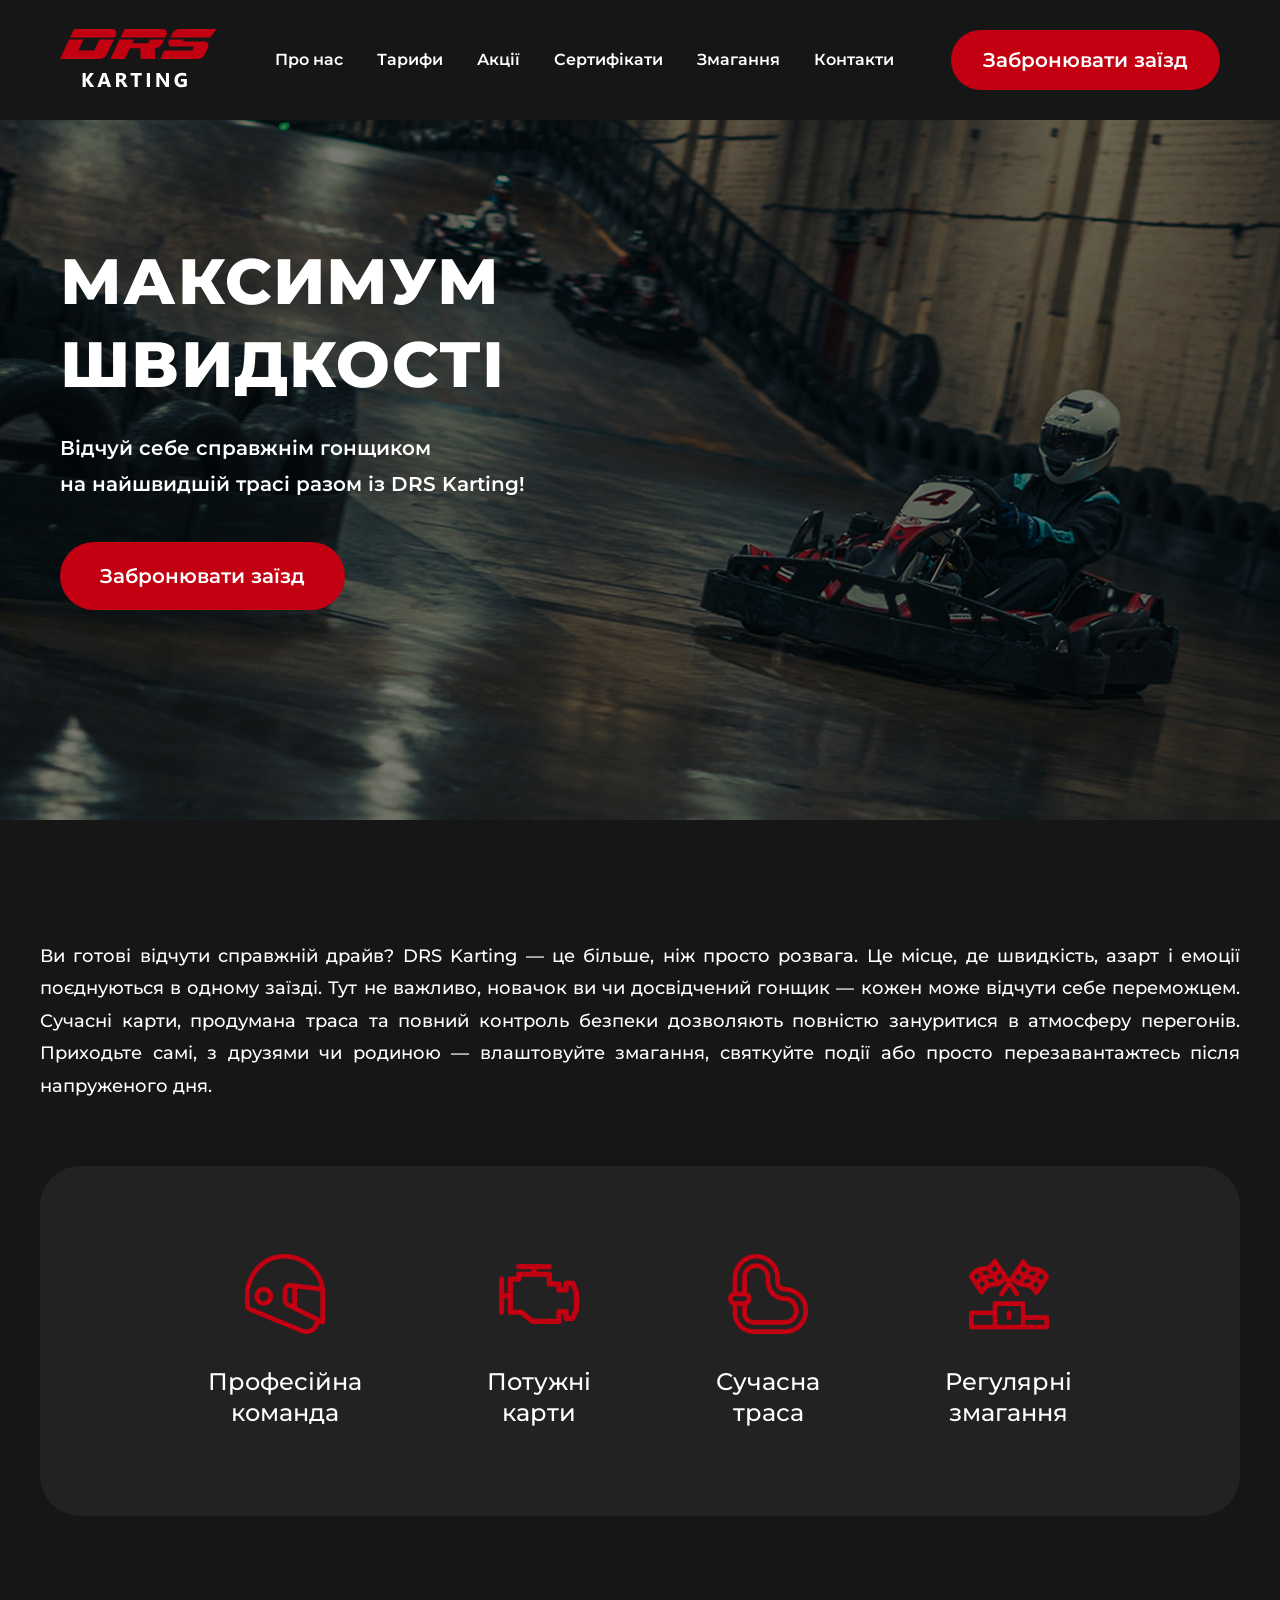
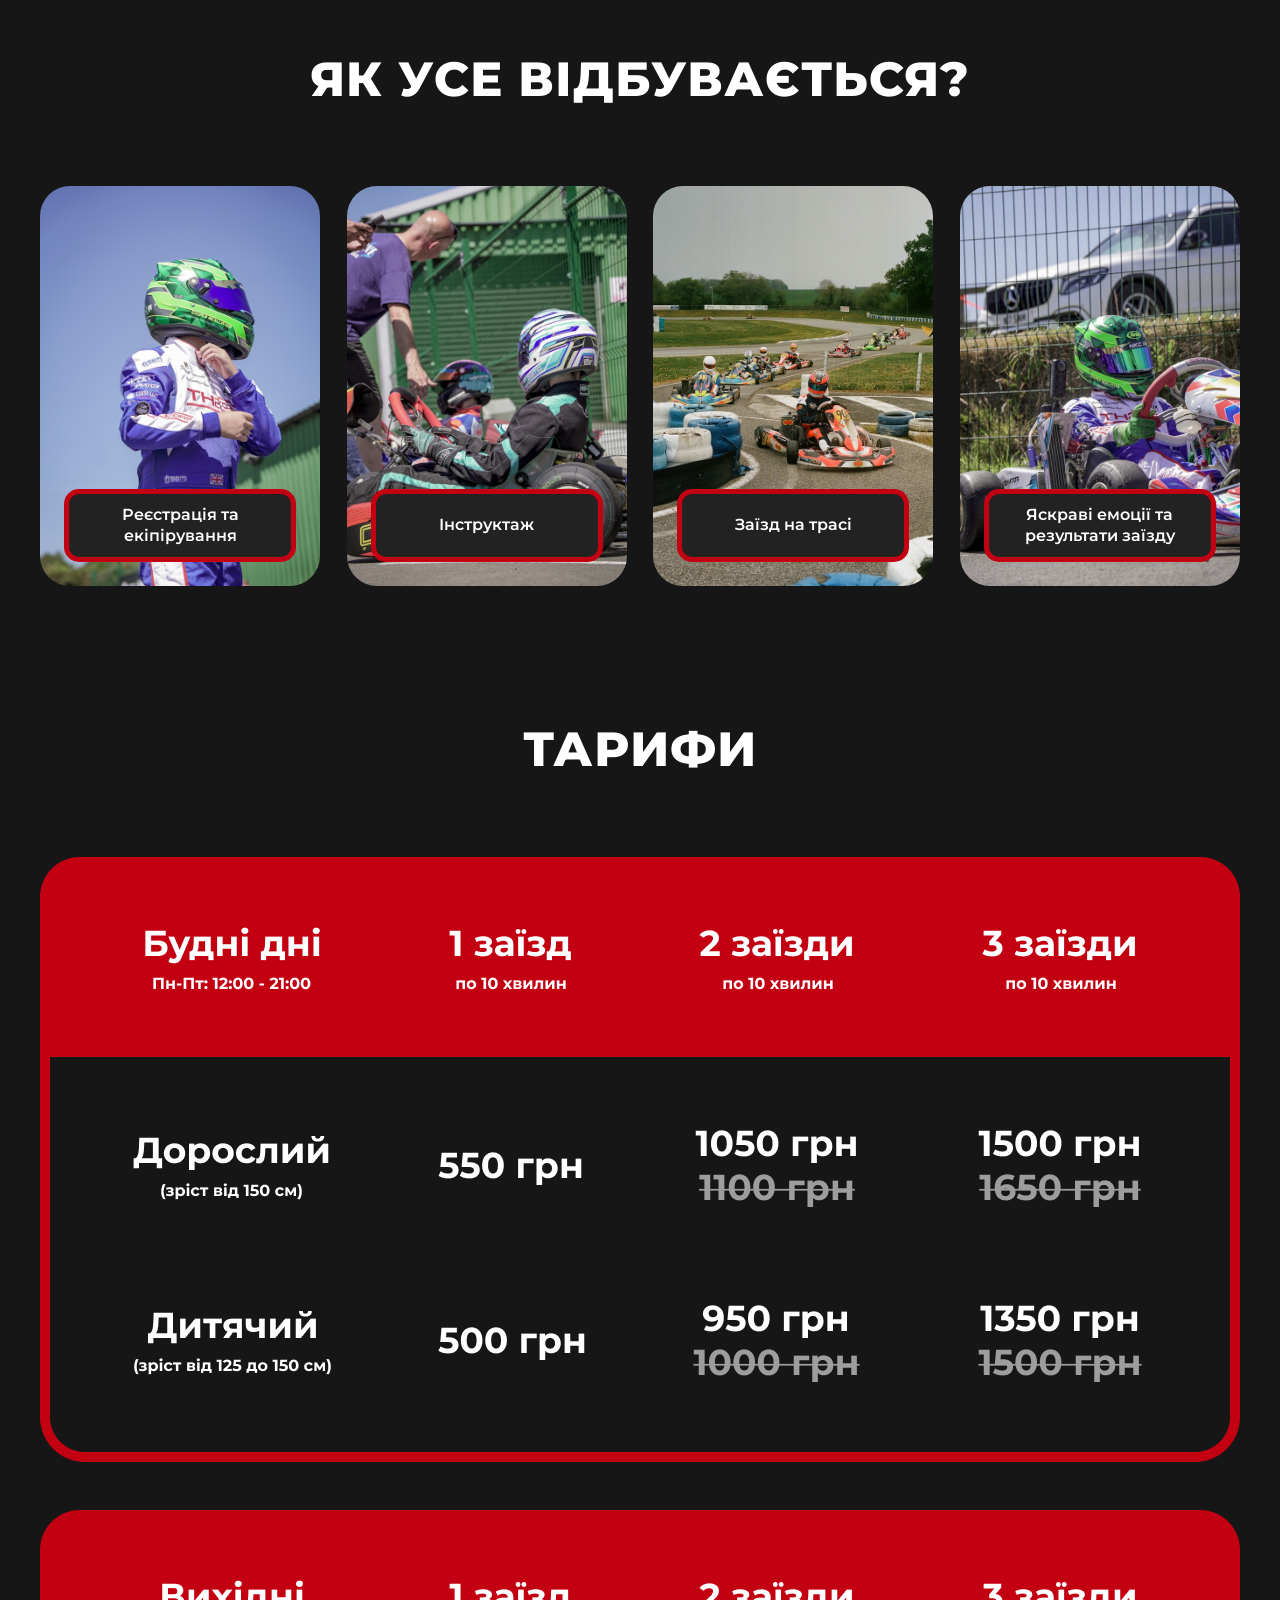
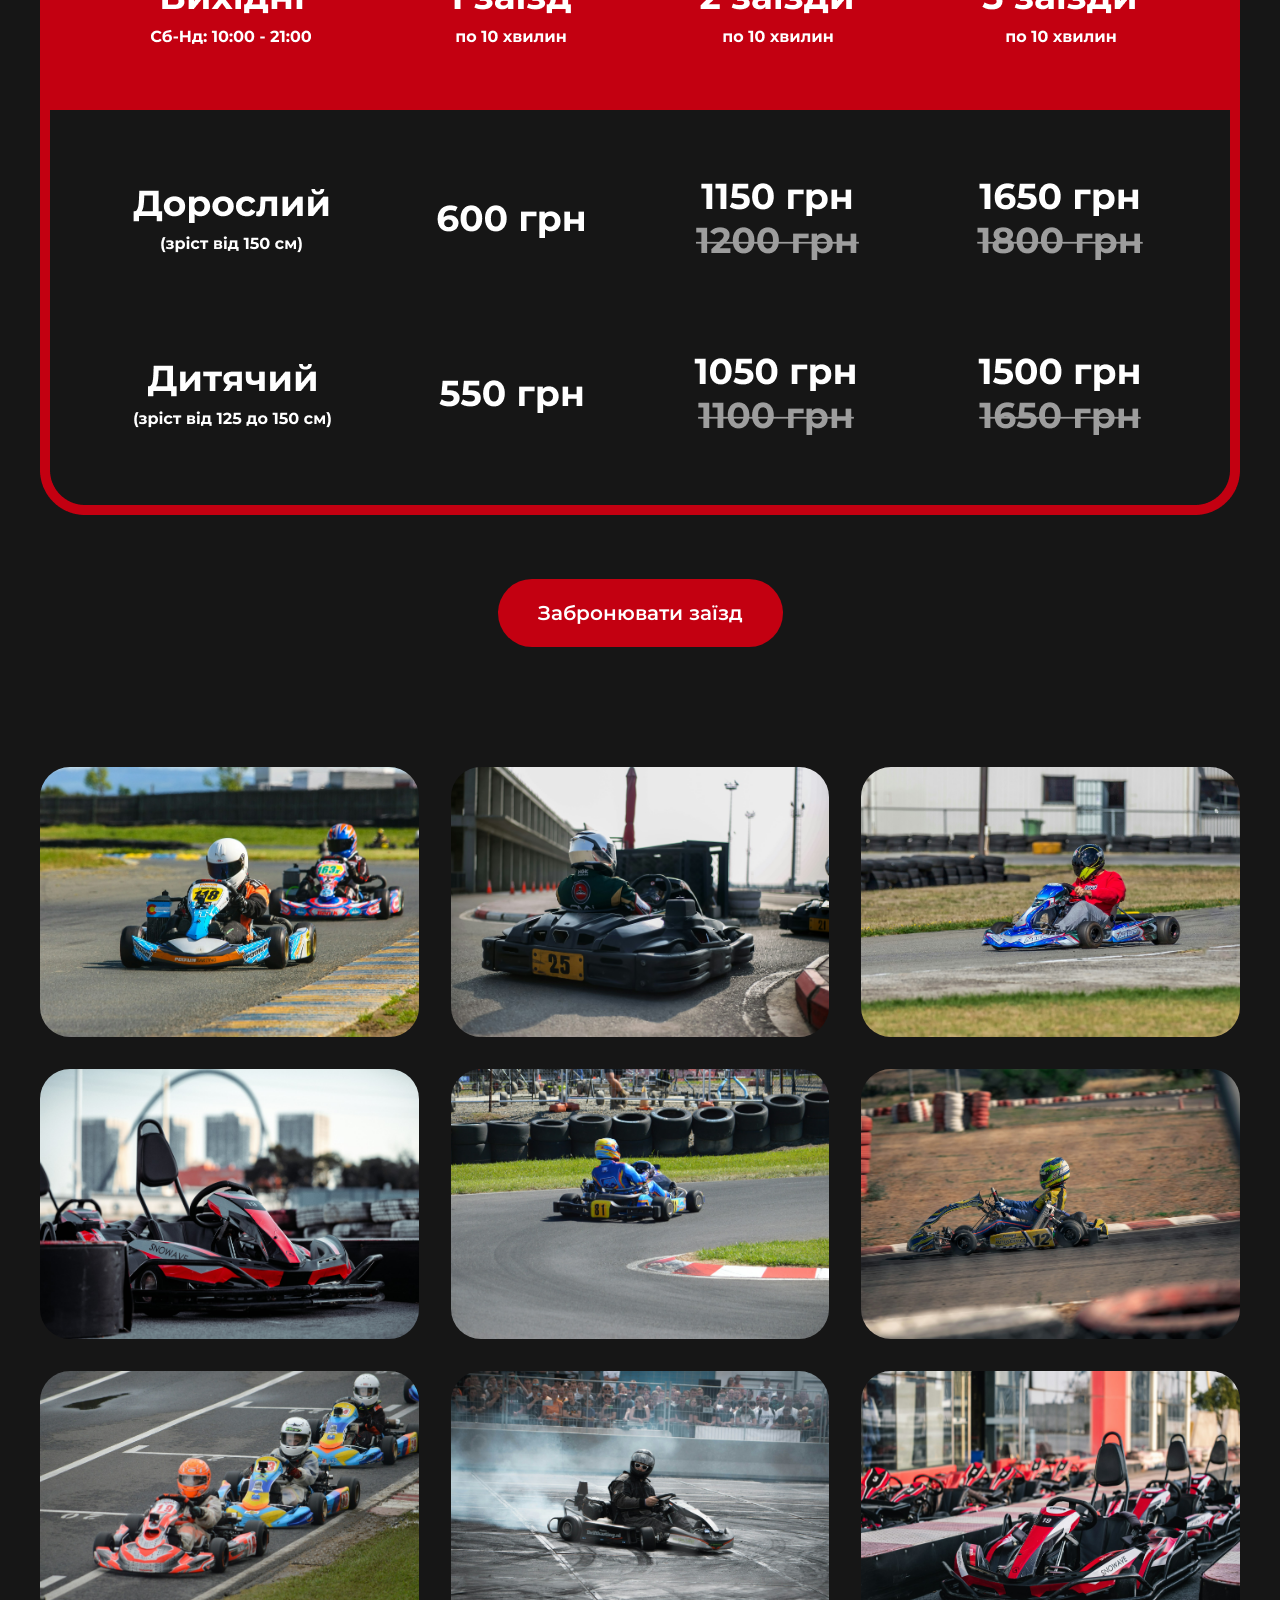
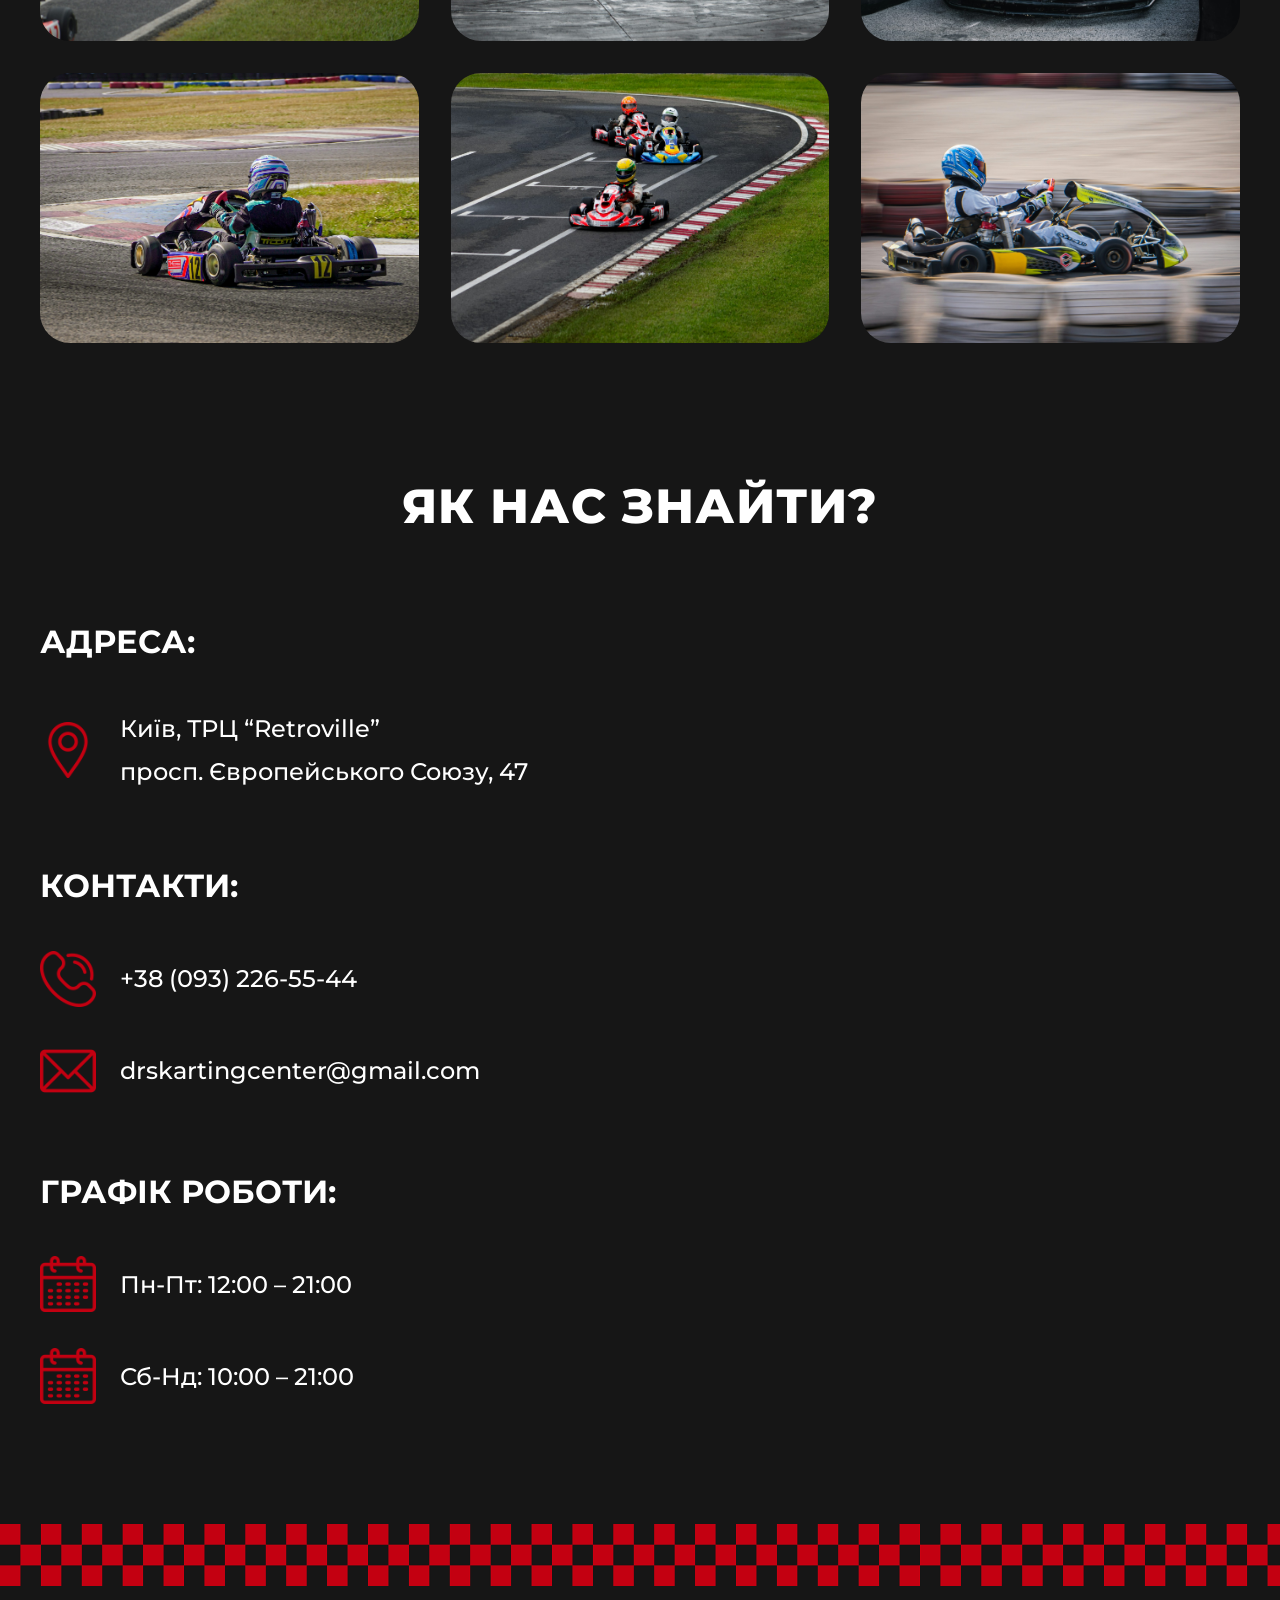
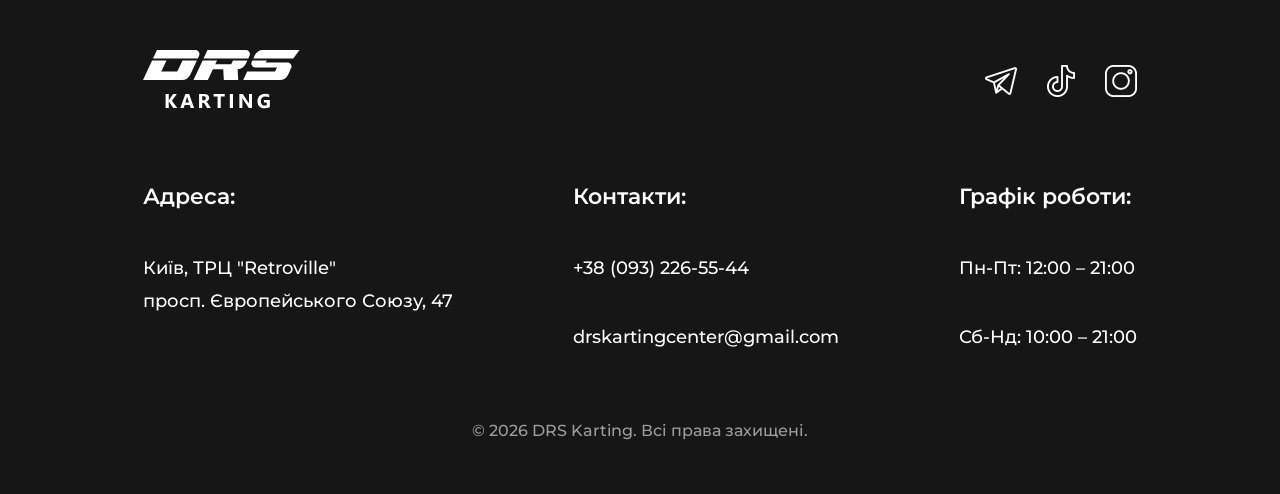
<file: index.html>
<!DOCTYPE html>
<html lang="uk">
<head>
    <meta charset="UTF-8">
    <meta name="viewport" content="width=device-width, initial-scale=1.0">
    <title>DRS Karting — Картинг Київ | Максимум швидкості</title>
    <link rel="stylesheet" href="./css/style.css">
    <link rel="icon" href="./images/logo/logo-favicon.svg" type="image/svg+xml">
    <link rel="preconnect" href="https://fonts.googleapis.com">
    <link rel="preconnect" href="https://fonts.gstatic.com" crossorigin>
    <link href="https://fonts.googleapis.com/css2?family=Montserrat:ital,wght@0,100..900;1,100..900&display=swap" rel="stylesheet">
</head>
<body>
    <header class="header">
        <div class="header__container">
            <a href="index.html" class="header__logo">
                <img src="./images/logo/logo-header.svg" alt="DRS Karting логотип">
            </a>

            <nav class="header__nav">
                <ul class="header__nav-list">
                    <li><a href="./pages/about.html">Про нас</a></li>
                    <li><a href="./pages/prices.html">Тарифи</a></li>
                    <li><a href="./pages/promotions.html">Акції</a></li>
                    <li><a href="./pages/certificates.html">Сертифікати</a></li>
                    <li><a href="./pages/competitions.html">Змагання</a></li>
                    <li><a href="./pages/contacts.html">Контакти</a></li>
                </ul>
            </nav>

            <a href="./pages/reservation.html" class="btn header__btn">Забронювати заїзд</a>
        </div>
    </header>

    <section class="hero">
        <img class="hero__bg-img" src="./images/photos/hero-section-background.png" alt="Картинг-центр DRS Karting">
        <div class="hero__overlay"></div>

        <div class="hero__container">
            <h1 class="hero__title">Максимум<br>швидкості</h1>
            <p class="hero__subtitle">Відчуй себе справжнім гонщиком<br>на найшвидшій трасі разом із DRS Karting!</p>
            <a href="./pages/reservation.html" class="btn btn-primary">Забронювати заїзд</a>
        </div>
    </section>

    <section class="section">
        <p class="benefits__description">
            Ви готові відчути справжній драйв? DRS Karting — це більше, ніж просто розвага. Це місце, де швидкість, азарт і емоції поєднуються в одному заїзді. Тут не важливо, новачок ви чи досвідчений гонщик — кожен може відчути себе переможцем. Сучасні карти, продумана траса та повний контроль безпеки дозволяють повністю зануритися в атмосферу перегонів. Приходьте самі, з друзями чи родиною — влаштовуйте змагання, святкуйте події або просто перезавантажтесь після напруженого дня.
        </p>

        <div class="benefits__block">
            <div class="benefits__cards">
                <div class="benefits__card">
                    <img class="benefits__card-icon" src="./images/icons/helmet-icon.svg" alt="Іконка шолома">
                    <span class="benefits__card-title">Професійна<br>команда</span>
                </div>

                <div class="benefits__card">
                    <img class="benefits__card-icon" src="./images/icons/engine-icon.svg" alt="Іконка двигуна">
                    <span class="benefits__card-title">Потужні<br>карти</span>
                </div>

                <div class="benefits__card">
                    <img class="benefits__card-icon" src="./images/icons/track-icon.svg" alt="Іконка траси">
                    <span class="benefits__card-title">Сучасна<br>траса</span>
                </div>

                <div class="benefits__card">
                    <img class="benefits__card-icon" src="./images/icons/competition-icon.svg" alt="Іконка змагань">
                    <span class="benefits__card-title">Регулярні<br>змагання</span>
                </div>
            </div>
        </div>
    </section>

    <section class="section">
        <h2 class="section__title">Як усе відбувається?</h2>

        <div class="how-it-works__cards">
            <div class="how-it-works__card">
                <img class="how-it-works__card-img" src="./images/photos/how-it-all-works-photo-1.jpg" alt="Реєстрація та екіпірування">
                <div class="how-it-works__card-stage">
                    <span class="how-it-works__card-stage-text">Реєстрація та<br>екіпірування</span>
                </div>
            </div>

            <div class="how-it-works__card">
                <img class="how-it-works__card-img" src="./images/photos/how-it-all-works-photo-2.jpg" alt="Інструктаж">
                <div class="how-it-works__card-stage">
                    <span class="how-it-works__card-stage-text">Інструктаж</span>
                </div>
            </div>

            <div class="how-it-works__card">
                <img class="how-it-works__card-img" src="./images/photos/how-it-all-works-photo-3.jpg" alt="Заїзд на трасі">
                <div class="how-it-works__card-stage">
                    <span class="how-it-works__card-stage-text">Заїзд на трасі</span>
                </div>
            </div>

            <div class="how-it-works__card">
                <img class="how-it-works__card-img" src="./images/photos/how-it-all-works-photo-4.jpg" alt="Яскраві емоції та результати заїзду">
                <div class="how-it-works__card-stage">
                    <span class="how-it-works__card-stage-text">Яскраві емоції та<br>результати заїзду</span>
                </div>
            </div>
        </div>
    </section>

    <section class="section">
        <h2 class="section__title">Тарифи</h2>

        <div class="price__tables">
            <img src="./images/photos/price-list-weekdays.png" alt="Тарифи в будні дні">
            <img src="./images/photos/price-list-weekend.png" alt="Тарифи у вихідні дні">
        </div>

        <div class="btn-wrapper">
            <a href="./pages/reservation.html" class="btn btn-primary">Забронювати заїзд</a>
        </div>
    </section>

    <section class="section">
        <div class="gallery__photos">
            <div class="gallery__photo">
                <img src="./images/photos/gallery-photo-1.jpg" alt="Фото галереї 1">
            </div>

            <div class="gallery__photo">
                <img src="./images/photos/gallery-photo-2.jpg" alt="Фото галереї 2">
            </div>

            <div class="gallery__photo">
                <img src="./images/photos/gallery-photo-3.jpg" alt="Фото галереї 3">
            </div>

            <div class="gallery__photo">
                <img src="./images/photos/gallery-photo-4.jpg" alt="Фото галереї 4">
            </div>

            <div class="gallery__photo">
                <img src="./images/photos/gallery-photo-5.jpg" alt="Фото галереї 5">
            </div>

            <div class="gallery__photo">
                <img src="./images/photos/gallery-photo-6.jpg" alt="Фото галереї 6">
            </div>

            <div class="gallery__photo">
                <img src="./images/photos/gallery-photo-7.jpg" alt="Фото галереї 7">
            </div>

            <div class="gallery__photo">
                <img src="./images/photos/gallery-photo-8.jpg" alt="Фото галереї 8">
            </div>

            <div class="gallery__photo">
                <img src="./images/photos/gallery-photo-9.jpg" alt="Фото галереї 9">
            </div>

            <div class="gallery__photo">
                <img src="./images/photos/gallery-photo-10.jpg" alt="Фото галереї 10">
            </div>

            <div class="gallery__photo">
                <img src="./images/photos/gallery-photo-11.jpg" alt="Фото галереї 11">
            </div>

            <div class="gallery__photo">
                <img src="./images/photos/gallery-photo-12.jpg" alt="Фото галереї 12">
            </div>
        </div>
    </section>

    <section class="section">
        <h2 class="section__title">Як нас знайти?</h2>

        <div class="contacts__content">
            <div class="contacts__info">
                <div class="contacts__block">
                    <h3 class="contacts__subtitle">Адреса:</h3>

                    <div class="contacts__item">
                        <img class="contacts__item-icon" src="./images/icons/location-icon.svg" alt="Локація">
                        <p class="contacts__item-text">Київ, ТРЦ “Retroville”<br>просп. Європейського Союзу, 47</p>
                    </div>
                </div>

                <div class="contacts__block">
                    <h3 class="contacts__subtitle">Контакти:</h3>

                    <div class="contacts__item">
                        <img class="contacts__item-icon" src="./images/icons/phone-icon.svg" alt="Телефон">
                        <a class="contacts__item-text" href="tel:+380932265544">+38 (093) 226-55-44</a>
                    </div>

                    <div class="contacts__item">
                        <img class="contacts__item-icon" src="./images/icons/mail-icon.svg" alt="Email">
                        <a class="contacts__item-text" href="mailto:drskartingcenter@gmail.com">drskartingcenter@gmail.com</a>
                    </div>
                </div>

                <div class="contacts__block">
                    <h3 class="contacts__subtitle">Графік роботи:</h3>

                    <div class="contacts__item">
                        <img class="contacts__item-icon" src="./images/icons/calendar-icon.svg" alt="Графік">
                        <p class="contacts__item-text">Пн-Пт: 12:00 – 21:00</p>
                    </div>

                    <div class="contacts__item">
                        <img class="contacts__item-icon" src="./images/icons/calendar-icon.svg" alt="Графік">
                        <p class="contacts__item-text">Сб-Нд: 10:00 – 21:00</p>
                    </div>
                </div>
            </div>

            <div class="contacts__map">
                <iframe
                    src="https://www.google.com/maps/embed?pb=!1m18!1m12!1m3!1d2537.6457345749986!2d30.413880676406954!3d50.50355087160234!2m3!1f0!2f0!3f0!3m2!1i1024!2i768!4f13.1!3m3!1m2!1s0x40d4cd6ec5a66665%3A0x7eb8d3c45222c2d5!2z0KDQtdGC0YDQvtCy0ZbQu9GM!5e0!3m2!1suk!2sua!4v1777073135711!5m2!1suk!2sua"
                    width="100%"
                    height="100%"
                    style="border:0;"
                    allowfullscreen=""
                    loading="lazy"
                    referrerpolicy="no-referrer-when-downgrade">
                </iframe>
            </div>
        </div>
    </section>

    <footer class="footer">
        <img class="footer__finish-line" src="./images/photos/finish-line.png" alt="Декоративна фінішна смуга">

        <div class="footer__content">
            <div class="footer__links">
                <a href="index.html" class="footer__logo">
                    <img src="./images/logo/logo-footer.svg" alt="DRS Karting логотип">
                </a>

                <div class="footer__network">
                    <a href="#" class="footer__network-icon">
                        <img src="./images/icons/telegram-icon.svg" alt="Telegram">
                    </a>

                    <a href="#" class="footer__network-icon">
                        <img src="./images/icons/tik-tok-icon.svg" alt="TikTok">
                    </a>

                    <a href="#" class="footer__network-icon">
                        <img src="./images/icons/instagram-icon.svg" alt="Instagram">
                    </a>
                </div>
            </div>

            <div class="footer__contacts">
                <div class="footer__contacts-block">
                    <span class="footer__contacts-title">Адреса:</span>
                    <span class="footer__contacts-text">Київ, ТРЦ "Retroville"<br>просп. Європейського Союзу, 47</span>
                </div>

                <div class="footer__contacts-block">
                    <span class="footer__contacts-title">Контакти:</span>
                    <span class="footer__contacts-text">+38 (093) 226-55-44</span>
                    <span class="footer__contacts-text">drskartingcenter@gmail.com</span>
                </div>

                <div class="footer__contacts-block">
                    <span class="footer__contacts-title">Графік роботи:</span>
                    <span class="footer__contacts-text">Пн-Пт: 12:00 – 21:00</span>
                    <span class="footer__contacts-text">Сб-Нд: 10:00 – 21:00</span>
                </div>
            </div>

            <p class="footer__copyright">© 2026 DRS Karting. Всі права захищені.</p>
        </div>
    </footer>
</body>
</html>
</file>
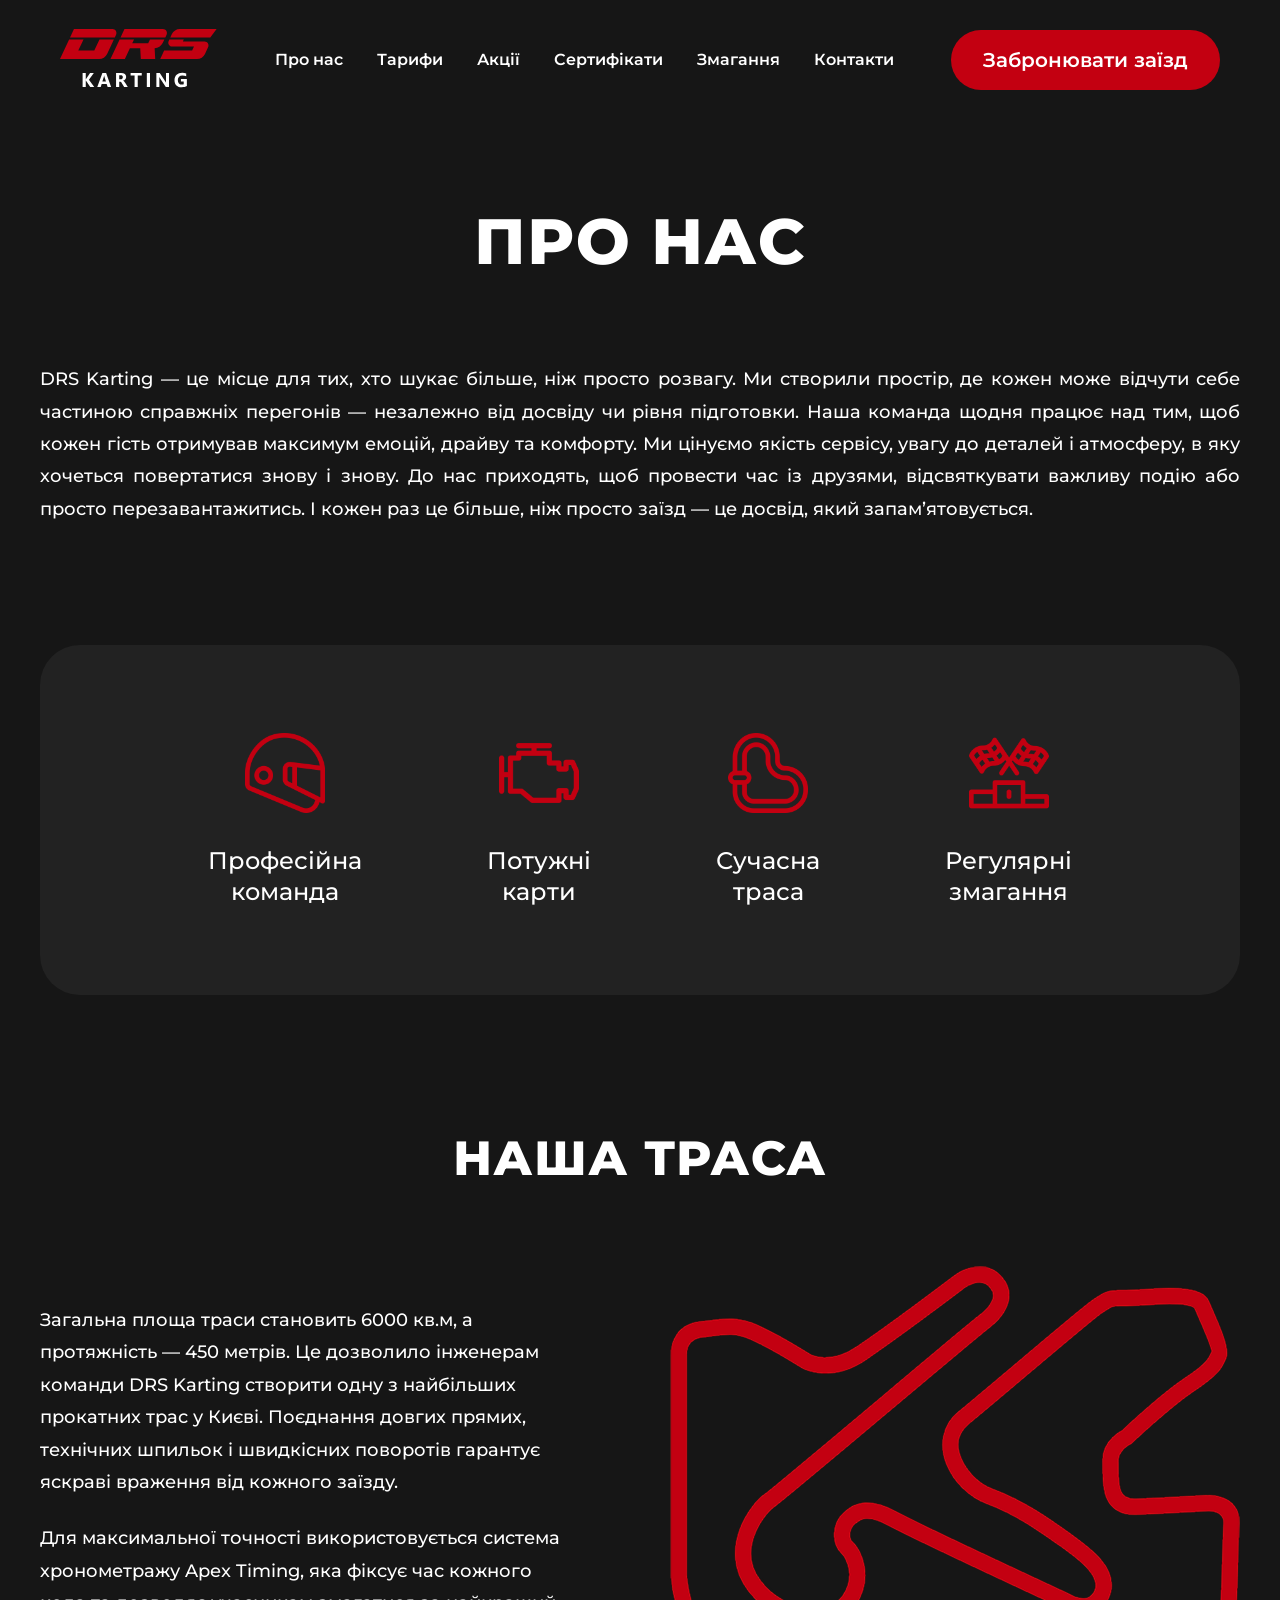
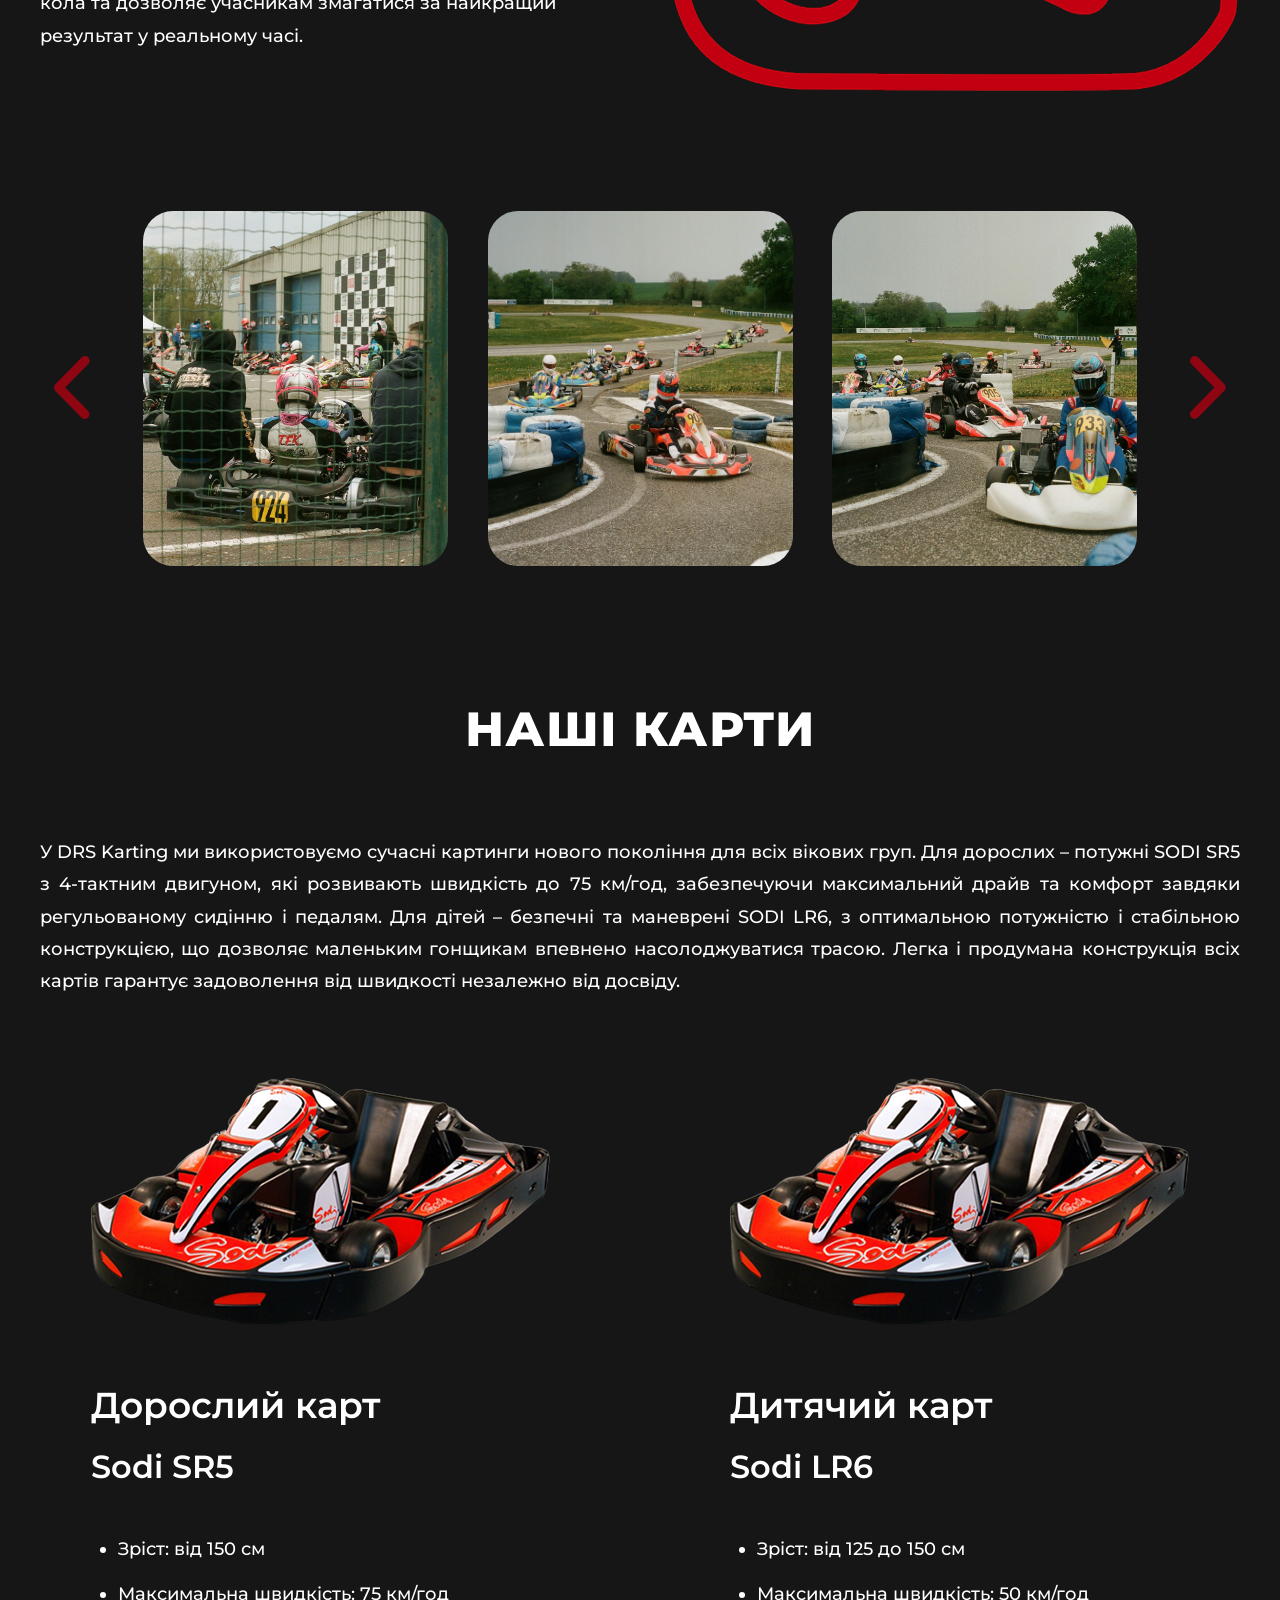
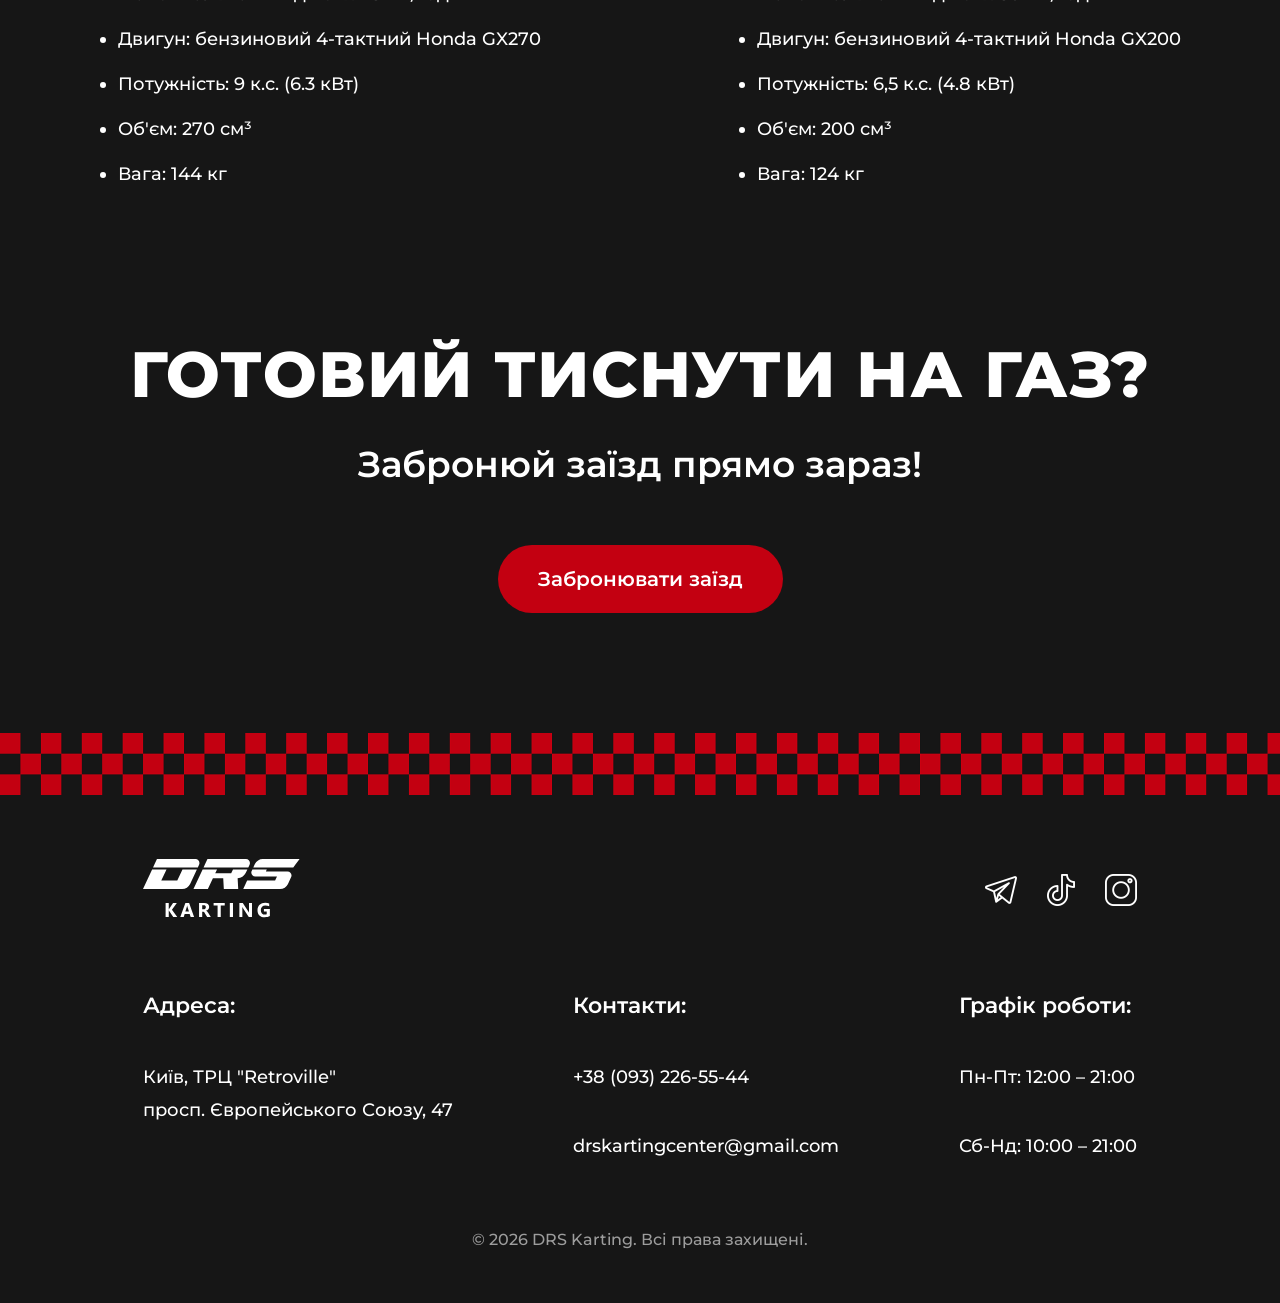
<file: about.html>
<!DOCTYPE html>
<html lang="uk">
<head>
    <meta charset="UTF-8">
    <meta name="viewport" content="width=device-width, initial-scale=1.0">
    <title>DRS Karting — Картинг Київ | Максимум швидкості</title>
    <link rel="stylesheet" href="./style.css">
    <link rel="icon" href="./images/logo/logo-favicon.svg" type="image/svg+xml">
    <link rel="preconnect" href="https://fonts.googleapis.com">
    <link rel="preconnect" href="https://fonts.gstatic.com" crossorigin>
    <link href="https://fonts.googleapis.com/css2?family=Montserrat:ital,wght@0,100..900;1,100..900&display=swap" rel="stylesheet">
</head>
<body>
    <header class="header">
        <div class="header__container">
            <a href="index.html" class="header__logo">
                <img src="./images/logo/logo-header.svg" alt="DRS Karting логотип">
            </a>

            <nav class="header__nav">
                <ul class="header__nav-list">
                    <li><a href="about.html">Про нас</a></li>
                    <li><a href="prices.html">Тарифи</a></li>
                    <li><a href="promotions.html">Акції</a></li>
                    <li><a href="certificates.html">Сертифікати</a></li>
                    <li><a href="competitions.html">Змагання</a></li>
                    <li><a href="contacts.html">Контакти</a></li>
                </ul>
            </nav>

            <a href="reservation.html" class="btn header__btn">Забронювати заїзд</a>
        </div>
    </header>

    <section class="section title">
        <h1 class="page__title">Про нас</h1>
    </section>

    <section class="section intro">
        <p class="intro__text">
            DRS Karting — це місце для тих, хто шукає більше, ніж просто розвагу. Ми створили простір, де кожен може відчути себе частиною справжніх перегонів — незалежно від досвіду чи рівня підготовки. Наша команда щодня працює над тим, щоб кожен гість отримував максимум емоцій, драйву та комфорту. Ми цінуємо якість сервісу, увагу до деталей і атмосферу, в яку хочеться повертатися знову і знову. До нас приходять, щоб провести час із друзями, відсвяткувати важливу подію або просто перезавантажитись. І кожен раз це більше, ніж просто заїзд — це досвід, який запам’ятовується.
        </p>
    </section>

    <section class="section">
        <div class="benefits__block">
            <div class="benefits__cards">
                <div class="benefits__card">
                    <img class="benefits__card-icon" src="./images/icons/helmet-icon.svg" alt="Іконка шолома">
                    <span class="benefits__card-title">Професійна<br>команда</span>
                </div>

                <div class="benefits__card">
                    <img class="benefits__card-icon" src="./images/icons/engine-icon.svg" alt="Іконка двигуна">
                    <span class="benefits__card-title">Потужні<br>карти</span>
                </div>

                <div class="benefits__card">
                    <img class="benefits__card-icon" src="./images/icons/track-icon.svg" alt="Іконка траси">
                    <span class="benefits__card-title">Сучасна<br>траса</span>
                </div>

                <div class="benefits__card">
                    <img class="benefits__card-icon" src="./images/icons/competition-icon.svg" alt="Іконка змагань">
                    <span class="benefits__card-title">Регулярні<br>змагання</span>
                </div>
            </div>
        </div>
    </section>

    <section class="section">
        <h2 class="section__title">Наша траса</h2>

        <div class="our-track__about">
            <div class="our-track__description">
                <p>
                    Загальна площа траси становить 6000 кв.м, а протяжність — 450 метрів. Це дозволило інженерам команди DRS Karting створити одну з найбільших прокатних трас у Києві. Поєднання довгих прямих, технічних шпильок і швидкісних поворотів гарантує яскраві враження від кожного заїзду.
                </p>
                <p>
                    Для максимальної точності використовується система хронометражу Apex Timing, яка фіксує час кожного кола та дозволяє учасникам змагатися за найкращий результат у реальному часі.
                </p>
            </div>

            <img class="our-track__map" src="./images/photos/track-map.png" alt="Схема траси DRS Karting">
        </div>

        <div class="slider">
            <button class="slider__btn">
                <img src="./images/icons/arrow-left-icon.svg" alt="Попереднє фото">
            </button>

            <div class="slider__item">
                <img class="slider__img" src="./images/photos/our-track-photo-1.jpg" alt="Фото траси DRS Karting 1">
            </div>

            <div class="slider__item">
                <img class="slider__img" src="./images/photos/how-it-all-works-photo-3.jpg" alt="Фото траси DRS Karting 2">
            </div>

            <div class="slider__item">
                <img class="slider__img" src="./images/photos/our-track-photo-2.jpg" alt="Фото траси DRS Karting 3">
            </div>

            <button class="slider__btn">
                <img src="./images/icons/arrow-right-icon.svg" alt="Наступне фото">
            </button>
        </div>
    </section>

    <section class="section">
        <h2 class="section__title">Наші карти</h2>

        <p class="intro__text">
            У DRS Karting ми використовуємо сучасні картинги нового покоління для всіх вікових груп. Для дорослих – потужні SODI SR5 з 4-тактним двигуном, які розвивають швидкість до 75 км/год, забезпечуючи максимальний драйв та комфорт завдяки регульованому сидінню і педалям. Для дітей – безпечні та маневрені SODI LR6, з оптимальною потужністю і стабільною конструкцією, що дозволяє маленьким гонщикам впевнено насолоджуватися трасою. Легка і продумана конструкція всіх картів гарантує задоволення від швидкості незалежно від досвіду.
        </p>

        <div class="our-karts__models">
            <div class="our-karts__kart">
                <div class="our-karts__kart-img-wrap">
                    <img class="our-karts__kart-img" src="./images/photos/kart-photo.png" alt="Дорослий карт SODI SR5">
                </div>

                <div class="our-karts__kart-info">
                    <span class="our-karts__kart-type">Дорослий карт</span>
                    <span class="our-karts__kart-model">Sodi SR5</span>

                    <ul class="our-karts__kart-specs">
                        <li>Зріст: від 150 см</li>
                        <li>Максимальна швидкість: 75 км/год</li>
                        <li>Двигун: бензиновий 4‑тактний Honda GX270</li>
                        <li>Потужність: 9 к.с. (6.3 кВт)</li>
                        <li>Об'єм: 270 см³</li>
                        <li>Вага: 144 кг</li>
                    </ul>
                </div>
            </div>

            <div class="our-karts__kart">
                <div class="our-karts__kart-img-wrap">
                    <img class="our-karts__kart-img" src="./images/photos/kart-photo.png" alt="Дитячий карт SODI LR6">
                </div>

                <div class="our-karts__kart-info">
                    <span class="our-karts__kart-type">Дитячий карт</span>
                    <span class="our-karts__kart-model">Sodi LR6</span>

                    <ul class="our-karts__kart-specs">
                        <li>Зріст: від 125 до 150 см</li>
                        <li>Максимальна швидкість: 50 км/год</li>
                        <li>Двигун: бензиновий 4‑тактний Honda GX200</li>
                        <li>Потужність: 6,5 к.с. (4.8 кВт)</li>
                        <li>Об'єм: 200 см³</li>
                        <li>Вага: 124 кг</li>
                    </ul>
                </div>
            </div>
        </div>
    </section>

    <section class="section cta">
        <h2 class="cta__title">Готовий тиснути на газ?</h2>
        <p class="cta__subtitle">Забронюй заїзд прямо зараз!</p>
        <a href="reservation.html" class="btn btn-primary">Забронювати заїзд</a>
    </section>

    <footer class="footer">
        <img class="footer__finish-line" src="./images/photos/finish-line.png" alt="Декоративна фінішна смуга">

        <div class="footer__content">
            <div class="footer__links">
                <a href="index.html" class="footer__logo">
                    <img src="./images/logo/logo-footer.svg" alt="DRS Karting логотип">
                </a>

                <div class="footer__network">
                    <a href="#" class="footer__network-icon">
                        <img src="./images/icons/telegram-icon.svg" alt="Telegram">
                    </a>

                    <a href="#" class="footer__network-icon">
                        <img src="./images/icons/tik-tok-icon.svg" alt="TikTok">
                    </a>

                    <a href="#" class="footer__network-icon">
                        <img src="./images/icons/instagram-icon.svg" alt="Instagram">
                    </a>
                </div>
            </div>

            <div class="footer__contacts">
                <div class="footer__contacts-block">
                    <span class="footer__contacts-title">Адреса:</span>
                    <span class="footer__contacts-text">Київ, ТРЦ "Retroville"<br>просп. Європейського Союзу, 47</span>
                </div>

                <div class="footer__contacts-block">
                    <span class="footer__contacts-title">Контакти:</span>
                    <span class="footer__contacts-text">+38 (093) 226-55-44</span>
                    <span class="footer__contacts-text">drskartingcenter@gmail.com</span>
                </div>

                <div class="footer__contacts-block">
                    <span class="footer__contacts-title">Графік роботи:</span>
                    <span class="footer__contacts-text">Пн-Пт: 12:00 – 21:00</span>
                    <span class="footer__contacts-text">Сб-Нд: 10:00 – 21:00</span>
                </div>
            </div>

            <p class="footer__copyright">© 2026 DRS Karting. Всі права захищені.</p>
        </div>
    </footer>
</body>
</html>
</file>
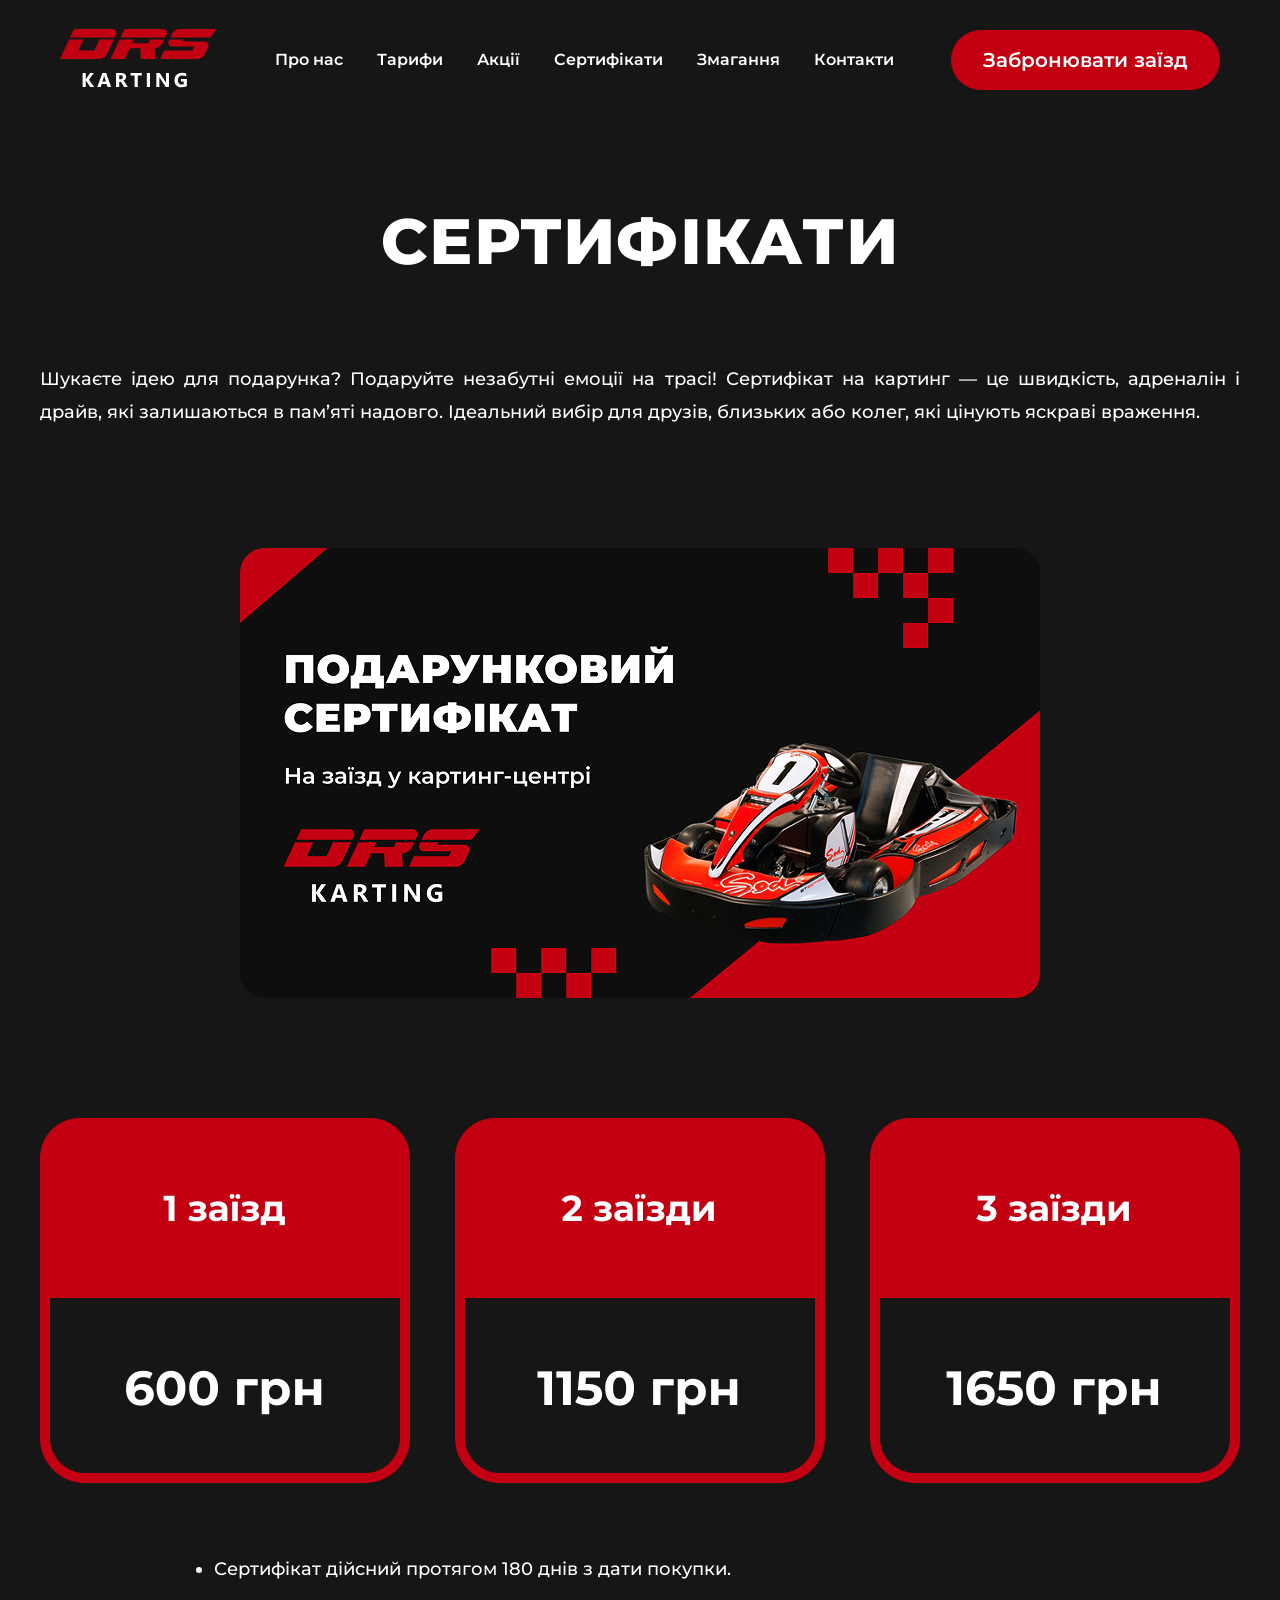
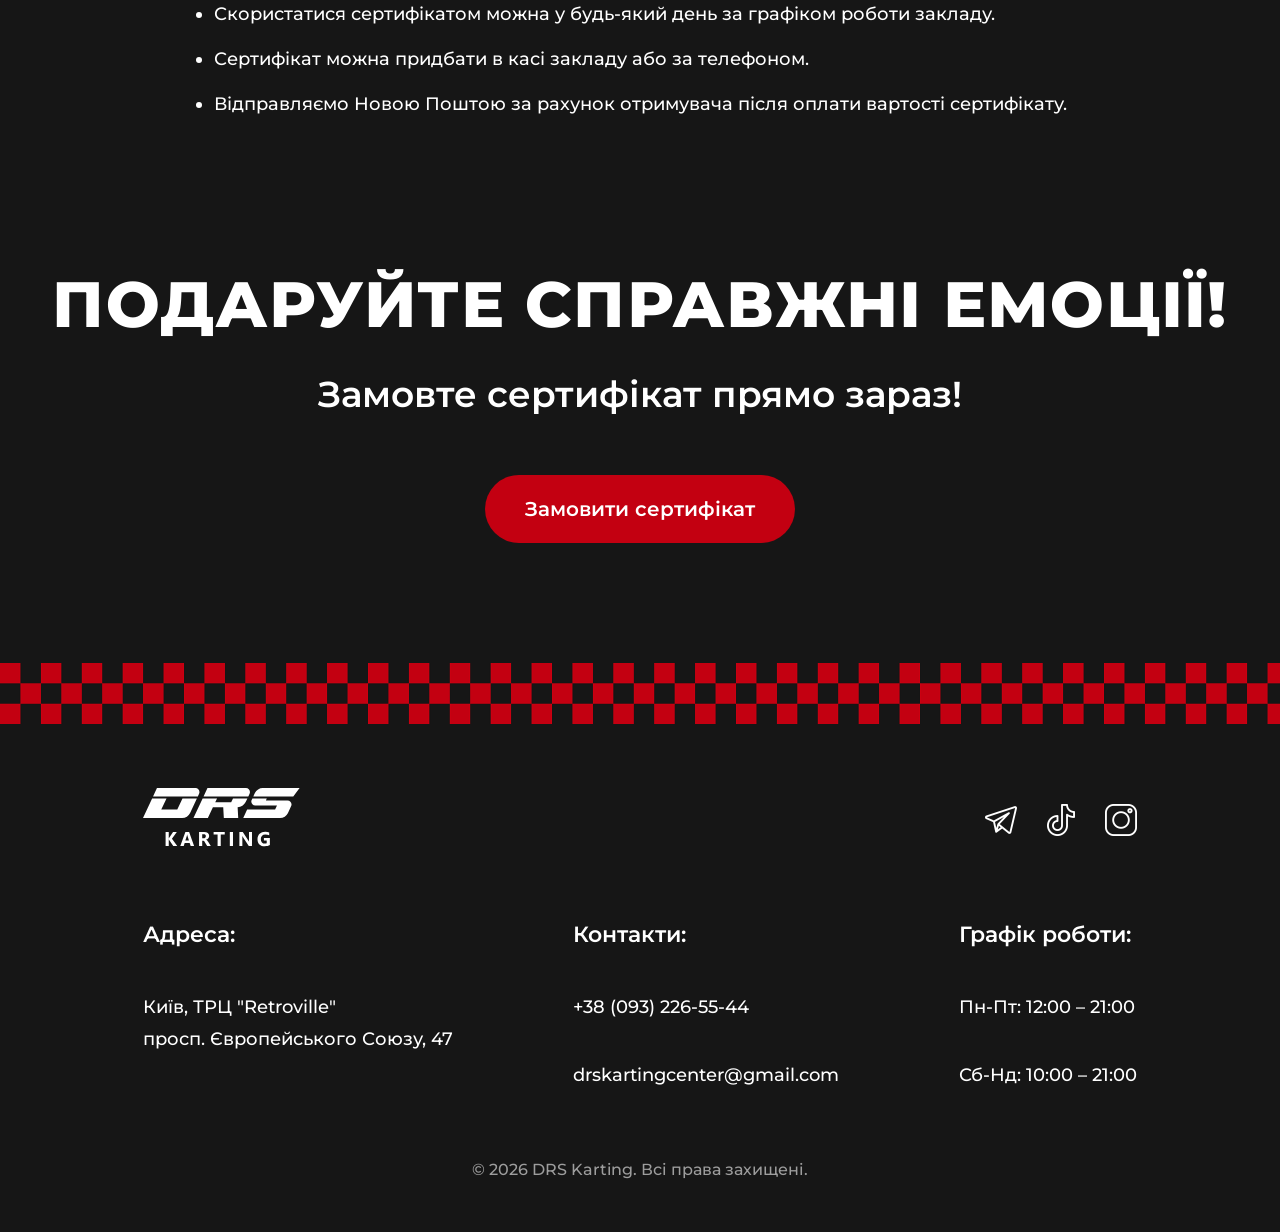
<file: certificates.html>
<!DOCTYPE html>
<html lang="uk">
<head>
    <meta charset="UTF-8">
    <meta name="viewport" content="width=device-width, initial-scale=1.0">
    <title>DRS Karting — Картинг Київ | Максимум швидкості</title>
    <link rel="stylesheet" href="./style.css">
    <link rel="icon" href="./images/logo/logo-favicon.svg" type="image/svg+xml">
    <link rel="preconnect" href="https://fonts.googleapis.com">
    <link rel="preconnect" href="https://fonts.gstatic.com" crossorigin>
    <link href="https://fonts.googleapis.com/css2?family=Montserrat:ital,wght@0,100..900;1,100..900&display=swap" rel="stylesheet">
</head>
<body>
    <header class="header">
        <div class="header__container">
            <a href="index.html" class="header__logo">
                <img src="./images/logo/logo-header.svg" alt="DRS Karting логотип">
            </a>

            <nav class="header__nav">
                <ul class="header__nav-list">
                    <li><a href="about.html">Про нас</a></li>
                    <li><a href="prices.html">Тарифи</a></li>
                    <li><a href="promotions.html">Акції</a></li>
                    <li><a href="certificates.html">Сертифікати</a></li>
                    <li><a href="competitions.html">Змагання</a></li>
                    <li><a href="contacts.html">Контакти</a></li>
                </ul>
            </nav>

            <a href="reservation.html" class="btn header__btn">Забронювати заїзд</a>
        </div>
    </header>

    <section class="section title">
        <h1 class="page__title">Сертифікати</h1>
    </section>

    <section class="section intro">
        <p class="intro__text">
            Шукаєте ідею для подарунка? Подаруйте незабутні емоції на трасі! Сертифікат на картинг — це швидкість, адреналін і драйв, які залишаються в пам’яті надовго. Ідеальний вибір для друзів, близьких або колег, які цінують яскраві враження.
        </p>
    </section>

    <section class="section">
        <img class="certificate__img" src="./images/photos/certificate-image.png" alt="Подарунковий сертифікат DRS Karting">
    </section>

    <section class="section">
        <div class="price__cards">
            <div class="price__card">
                <img class="price__card-img" src="./images/photos/certificate-price-1.png" alt="Сертифікат на 1 заїзд">
            </div>

            <div class="price__card">
                <img class="price__card-img" src="./images/photos/certificate-price-2.png" alt="Сертифікат на 2 заїзди">
            </div>

            <div class="price__card">
                <img class="price__card-img" src="./images/photos/certificate-price-3.png" alt="Сертифікат на 3 заїзди">
            </div>
        </div>

        <div class="certificate__info">
            <ul class="certificate__info-list">
                <li>Сертифікат дійсний протягом 180 днів з дати покупки.</li>
                <li>Скористатися сертифікатом можна у будь-який день за графіком роботи закладу.</li>
                <li>Сертифікат можна придбати в касі закладу або за телефоном.</li>
                <li>Відправляємо Новою Поштою за рахунок отримувача після оплати вартості сертифікату.</li>
            </ul>
        </div>
    </section>

    <section class="section cta">
        <h2 class="cta__title">Подаруйте справжні емоції!</h2>
        <p class="cta__subtitle">Замовте сертифікат прямо зараз!</p>
        <a href="tel:+380932265544" class="btn btn-primary">Замовити сертифікат</a>
    </section>

    <footer class="footer">
        <img class="footer__finish-line" src="./images/photos/finish-line.png" alt="Декоративна фінішна смуга">

        <div class="footer__content">
            <div class="footer__links">
                <a href="index.html" class="footer__logo">
                    <img src="./images/logo/logo-footer.svg" alt="DRS Karting логотип">
                </a>

                <div class="footer__network">
                    <a href="#" class="footer__network-icon">
                        <img src="./images/icons/telegram-icon.svg" alt="Telegram">
                    </a>

                    <a href="#" class="footer__network-icon">
                        <img src="./images/icons/tik-tok-icon.svg" alt="TikTok">
                    </a>

                    <a href="#" class="footer__network-icon">
                        <img src="./images/icons/instagram-icon.svg" alt="Instagram">
                    </a>
                </div>
            </div>

            <div class="footer__contacts">
                <div class="footer__contacts-block">
                    <span class="footer__contacts-title">Адреса:</span>
                    <span class="footer__contacts-text">Київ, ТРЦ "Retroville"<br>просп. Європейського Союзу, 47</span>
                </div>

                <div class="footer__contacts-block">
                    <span class="footer__contacts-title">Контакти:</span>
                    <span class="footer__contacts-text">+38 (093) 226-55-44</span>
                    <span class="footer__contacts-text">drskartingcenter@gmail.com</span>
                </div>

                <div class="footer__contacts-block">
                    <span class="footer__contacts-title">Графік роботи:</span>
                    <span class="footer__contacts-text">Пн-Пт: 12:00 – 21:00</span>
                    <span class="footer__contacts-text">Сб-Нд: 10:00 – 21:00</span>
                </div>
            </div>

            <p class="footer__copyright">© 2026 DRS Karting. Всі права захищені.</p>
        </div>
    </footer>
</body>
</html>
</file>
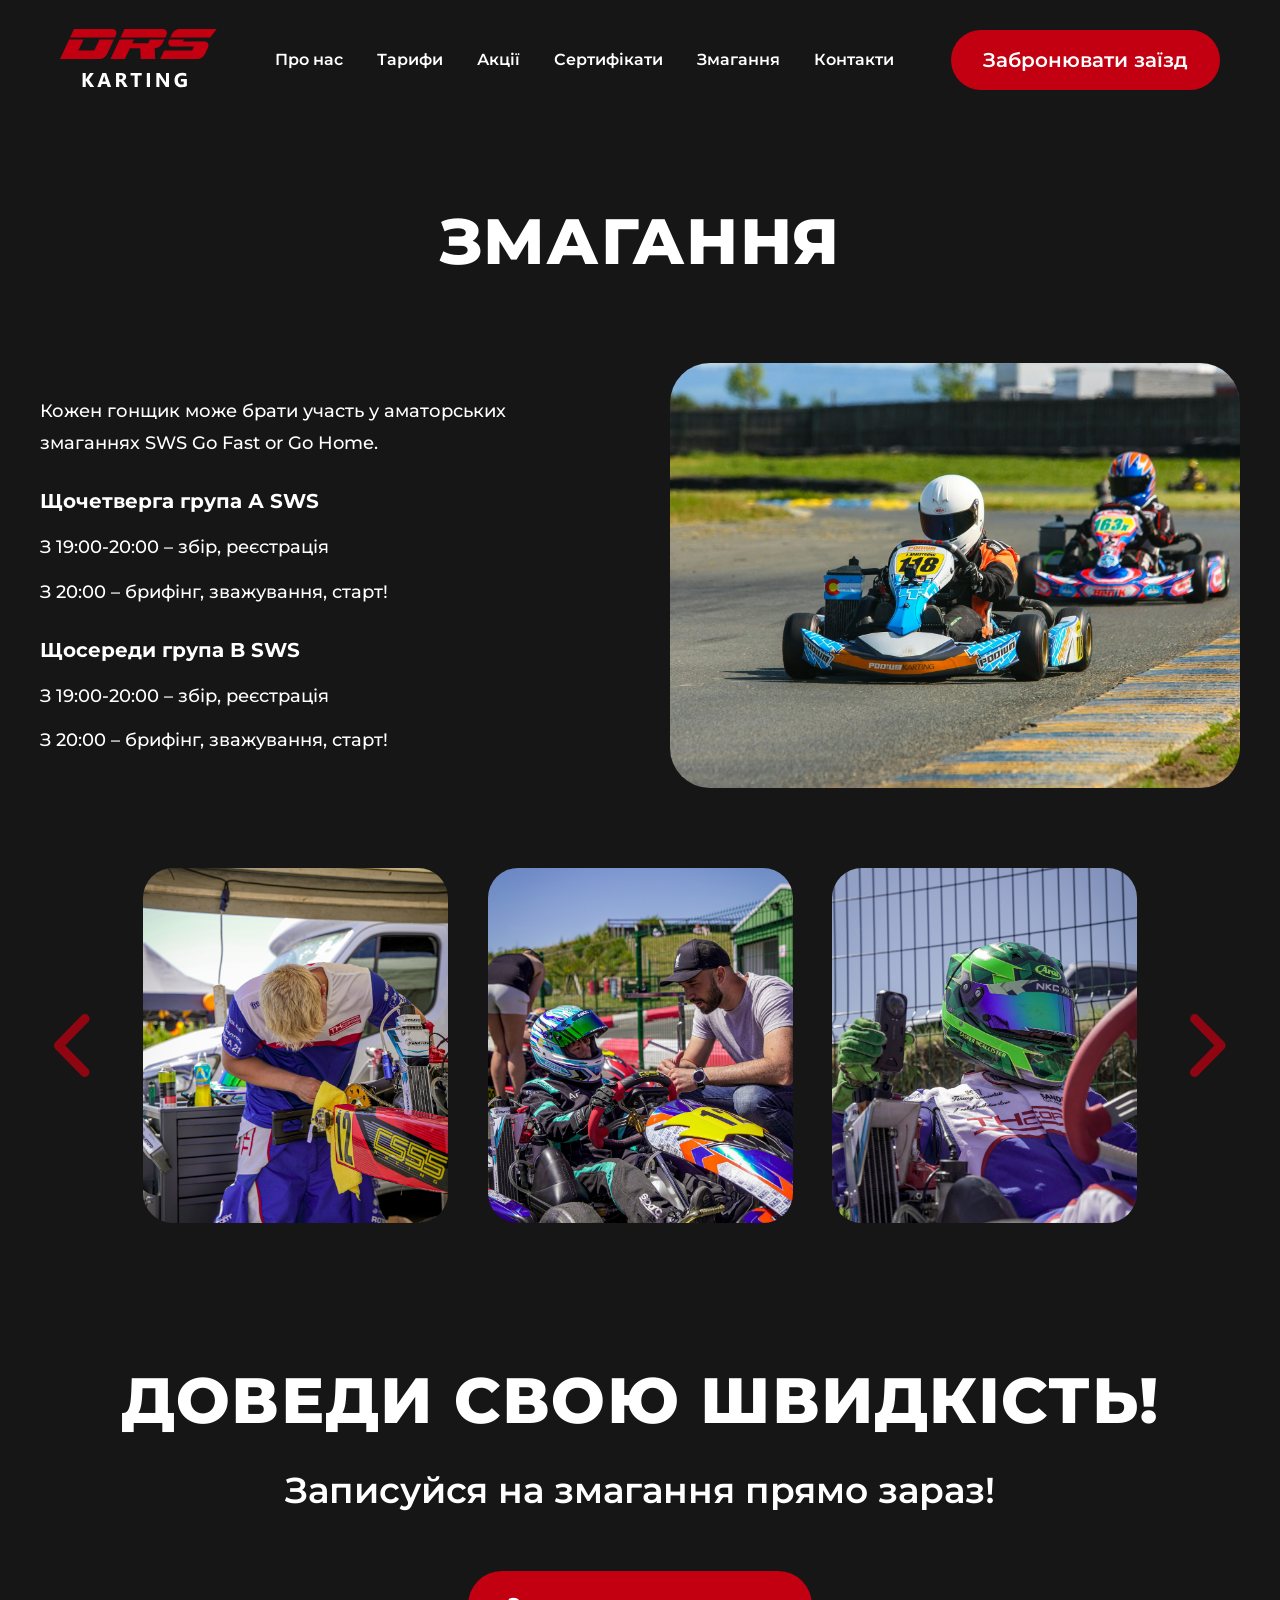
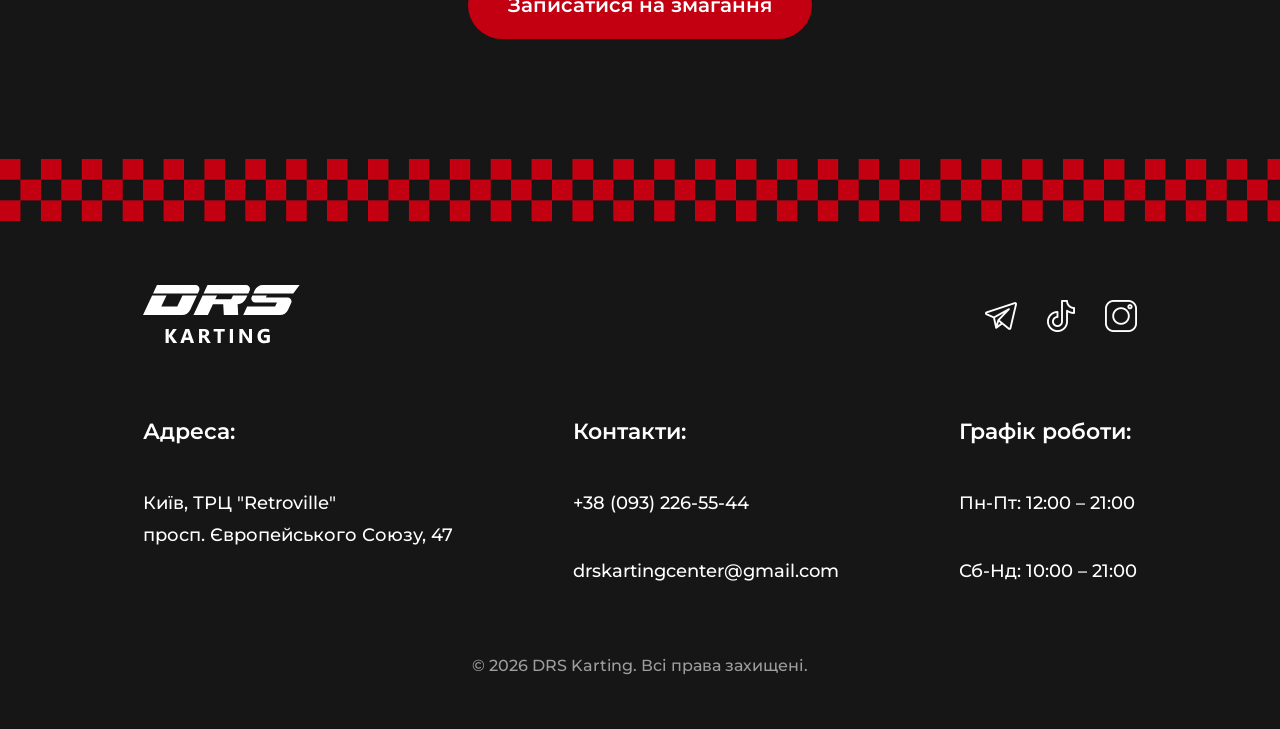
<file: competitions.html>
<!DOCTYPE html>
<html lang="uk">
<head>
    <meta charset="UTF-8">
    <meta name="viewport" content="width=device-width, initial-scale=1.0">
    <title>DRS Karting — Картинг Київ | Максимум швидкості</title>
    <link rel="stylesheet" href="./style.css">
    <link rel="icon" href="./images/logo/logo-favicon.svg" type="image/svg+xml">
    <link rel="preconnect" href="https://fonts.googleapis.com">
    <link rel="preconnect" href="https://fonts.gstatic.com" crossorigin>
    <link href="https://fonts.googleapis.com/css2?family=Montserrat:ital,wght@0,100..900;1,100..900&display=swap" rel="stylesheet">
</head>
<body>
    <header class="header">
        <div class="header__container">
            <a href="index.html" class="header__logo">
                <img src="./images/logo/logo-header.svg" alt="DRS Karting логотип">
            </a>

            <nav class="header__nav">
                <ul class="header__nav-list">
                    <li><a href="about.html">Про нас</a></li>
                    <li><a href="prices.html">Тарифи</a></li>
                    <li><a href="promotions.html">Акції</a></li>
                    <li><a href="certificates.html">Сертифікати</a></li>
                    <li><a href="competitions.html">Змагання</a></li>
                    <li><a href="contacts.html">Контакти</a></li>
                </ul>
            </nav>

            <a href="reservation.html" class="btn header__btn">Забронювати заїзд</a>
        </div>
    </header>

    <section class="section title">
        <h1 class="page__title">Змагання</h1>
    </section>

    <section class="section">
        <div class="competitions__content">
            <div class="competitions__info">
                <p>Кожен гонщик може брати участь у аматорських змаганнях SWS Go Fast or Go Home.</p>

                <div class="competitions__info-block">
                    <h3>Щочетверга група А SWS</h3>
                    <p>З 19:00-20:00 – збір, реєстрація</p>
                    <p>З 20:00 – брифінг, зважування, старт!</p>
                </div>

                <div class="competitions__info-block">
                    <h3>Щосереди група B SWS</h3>
                    <p>З 19:00-20:00 – збір, реєстрація</p>
                    <p>З 20:00 – брифінг, зважування, старт!</p>
                </div>
            </div>

            <div class="competitions__img">
                <img src="./images/photos/gallery-photo-1.jpg" alt="Змагання">
            </div>
        </div>

        <div class="slider">
            <button class="slider__btn">
                <img src="./images/icons/arrow-left-icon.svg" alt="Попереднє фото">
            </button>

            <div class="slider__item">
                <img class="slider__img" src="./images/photos/competitions-photo-1.jpg" alt="Фото змагань 1">
            </div>

            <div class="slider__item">
                <img class="slider__img" src="./images/photos/competitions-photo-2.jpg" alt="Фото змагань 2">
            </div>

            <div class="slider__item">
                <img class="slider__img" src="./images/photos/competitions-photo-3.jpg" alt="Фото змагань 3">
            </div>

            <button class="slider__btn">
                <img src="./images/icons/arrow-right-icon.svg" alt="Наступне фото">
            </button>
        </div>
    </section>

    <section class="section cta">
        <h2 class="cta__title">Доведи свою швидкість!</h2>
        <p class="cta__subtitle">Записуйся на змагання прямо зараз!</p>
        <a href="tel:+380932265544" class="btn btn-primary">Записатися на змагання</a>
    </section>

    <footer class="footer">
        <img class="footer__finish-line" src="./images/photos/finish-line.png" alt="Декоративна фінішна смуга">

        <div class="footer__content">
            <div class="footer__links">
                <a href="index.html" class="footer__logo">
                    <img src="./images/logo/logo-footer.svg" alt="DRS Karting логотип">
                </a>

                <div class="footer__network">
                    <a href="#" class="footer__network-icon">
                        <img src="./images/icons/telegram-icon.svg" alt="Telegram">
                    </a>

                    <a href="#" class="footer__network-icon">
                        <img src="./images/icons/tik-tok-icon.svg" alt="TikTok">
                    </a>

                    <a href="#" class="footer__network-icon">
                        <img src="./images/icons/instagram-icon.svg" alt="Instagram">
                    </a>
                </div>
            </div>

            <div class="footer__contacts">
                <div class="footer__contacts-block">
                    <span class="footer__contacts-title">Адреса:</span>
                    <span class="footer__contacts-text">Київ, ТРЦ "Retroville"<br>просп. Європейського Союзу, 47</span>
                </div>

                <div class="footer__contacts-block">
                    <span class="footer__contacts-title">Контакти:</span>
                    <span class="footer__contacts-text">+38 (093) 226-55-44</span>
                    <span class="footer__contacts-text">drskartingcenter@gmail.com</span>
                </div>

                <div class="footer__contacts-block">
                    <span class="footer__contacts-title">Графік роботи:</span>
                    <span class="footer__contacts-text">Пн-Пт: 12:00 – 21:00</span>
                    <span class="footer__contacts-text">Сб-Нд: 10:00 – 21:00</span>
                </div>
            </div>

            <p class="footer__copyright">© 2026 DRS Karting. Всі права захищені.</p>
        </div>
    </footer>
</body>
</html>
</file>
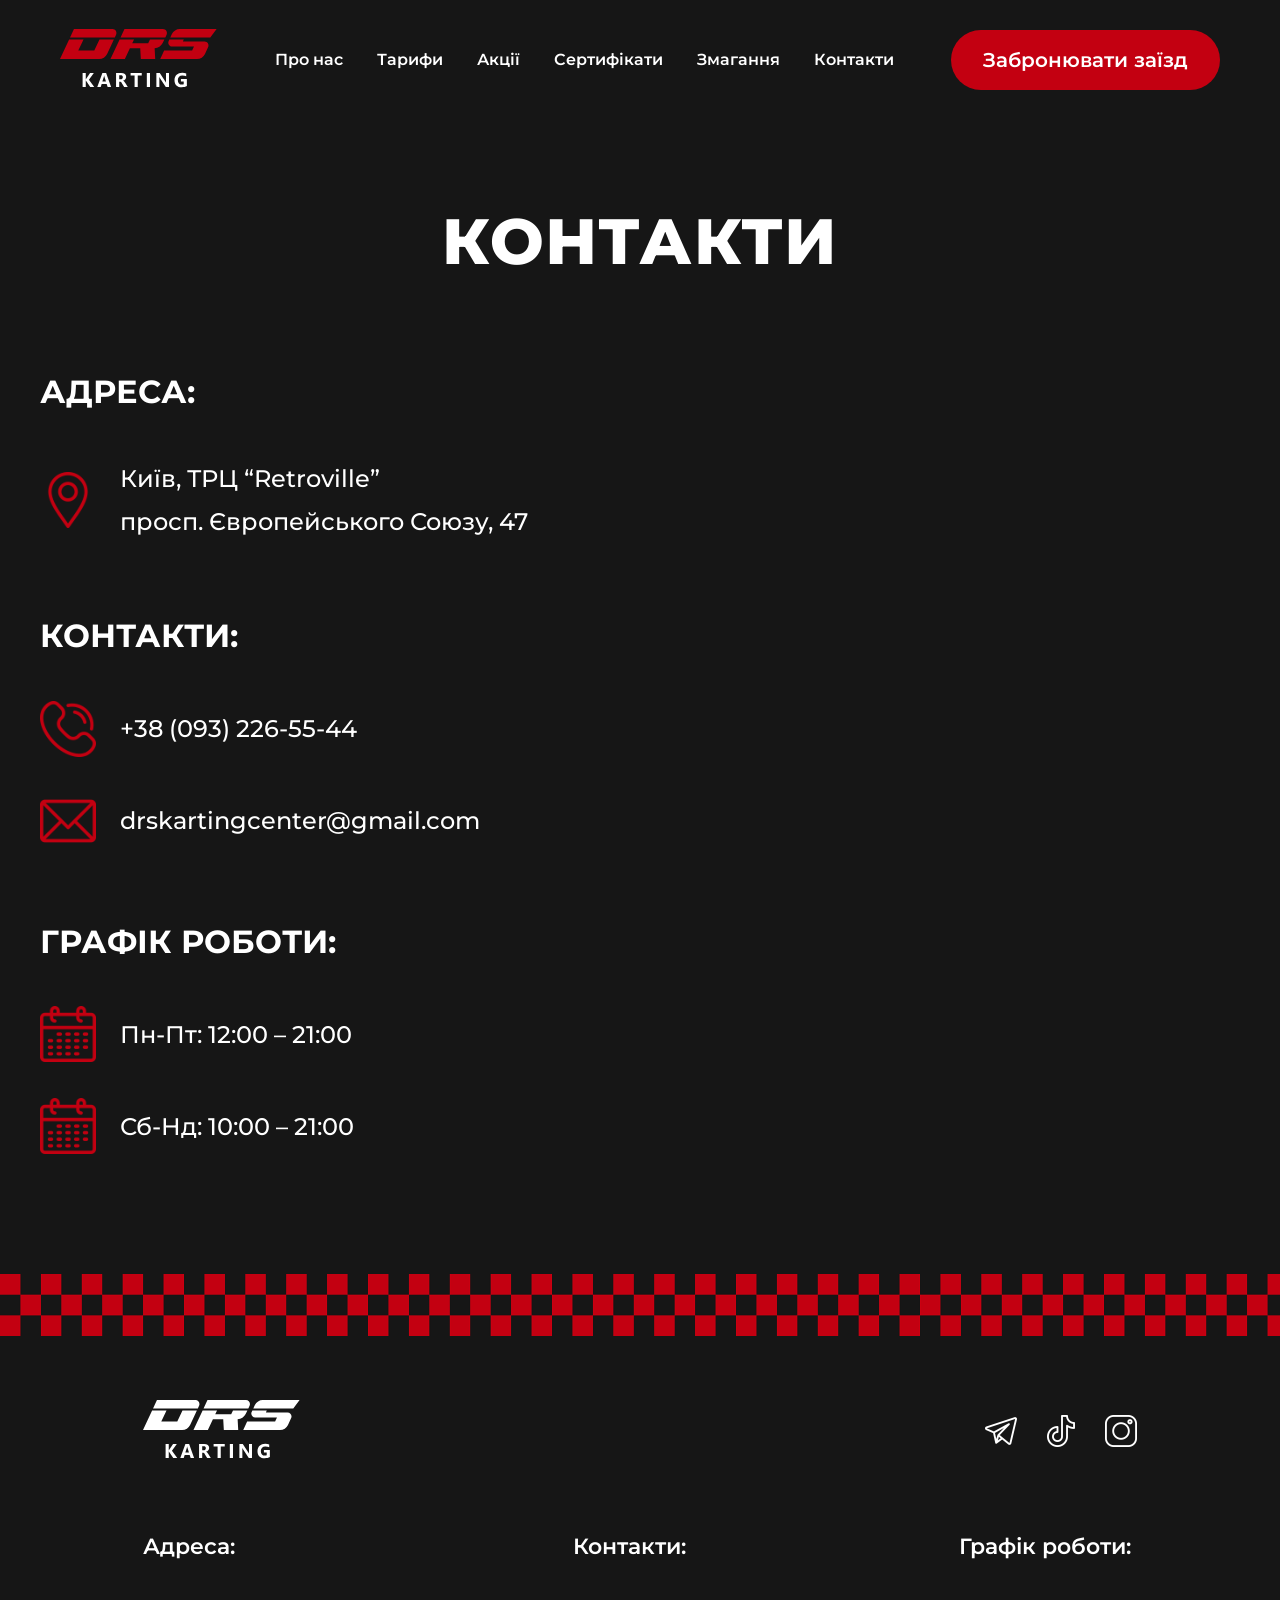
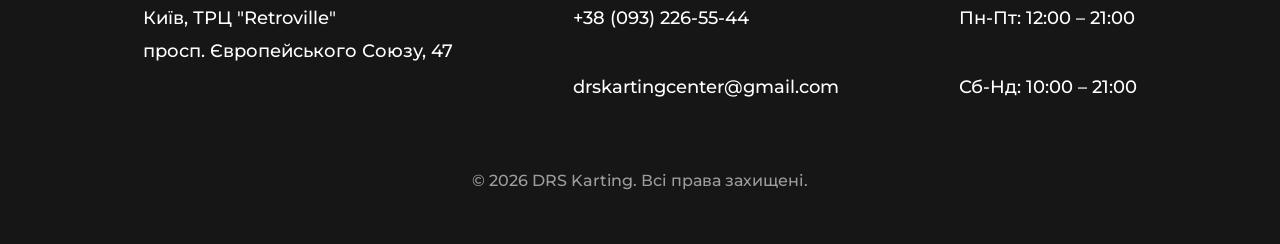
<file: contacts.html>
<!DOCTYPE html>
<html lang="uk">
<head>
    <meta charset="UTF-8">
    <meta name="viewport" content="width=device-width, initial-scale=1.0">
    <title>DRS Karting — Картинг Київ | Максимум швидкості</title>
    <link rel="stylesheet" href="./style.css">
    <link rel="icon" href="./images/logo/logo-favicon.svg" type="image/svg+xml">
    <link rel="preconnect" href="https://fonts.googleapis.com">
    <link rel="preconnect" href="https://fonts.gstatic.com" crossorigin>
    <link href="https://fonts.googleapis.com/css2?family=Montserrat:ital,wght@0,100..900;1,100..900&display=swap" rel="stylesheet">
</head>
<body>
    <header class="header">
        <div class="header__container">
            <a href="index.html" class="header__logo">
                <img src="./images/logo/logo-header.svg" alt="DRS Karting логотип">
            </a>

            <nav class="header__nav">
                <ul class="header__nav-list">
                    <li><a href="about.html">Про нас</a></li>
                    <li><a href="prices.html">Тарифи</a></li>
                    <li><a href="promotions.html">Акції</a></li>
                    <li><a href="certificates.html">Сертифікати</a></li>
                    <li><a href="competitions.html">Змагання</a></li>
                    <li><a href="contacts.html">Контакти</a></li>
                </ul>
            </nav>

            <a href="reservation.html" class="btn header__btn">Забронювати заїзд</a>
        </div>
    </header>

    <section class="section title">
        <h1 class="page__title">Контакти</h1>
    </section>

    <section class="section">
        <div class="contacts__content">
            <div class="contacts__info">
                <div class="contacts__block">
                    <h3 class="contacts__subtitle">Адреса:</h3>

                    <div class="contacts__item">
                        <img class="contacts__item-icon" src="./images/icons/location-icon.svg" alt="Локація">
                        <p class="contacts__item-text">Київ, ТРЦ “Retroville”<br>просп. Європейського Союзу, 47</p>
                    </div>
                </div>

                <div class="contacts__block">
                    <h3 class="contacts__subtitle">Контакти:</h3>

                    <div class="contacts__item">
                        <img class="contacts__item-icon" src="./images/icons/phone-icon.svg" alt="Телефон">
                        <a class="contacts__item-text" href="tel:+380932265544">+38 (093) 226-55-44</a>
                    </div>

                    <div class="contacts__item">
                        <img class="contacts__item-icon" src="./images/icons/mail-icon.svg" alt="Email">
                        <a class="contacts__item-text" href="mailto:drskartingcenter@gmail.com">drskartingcenter@gmail.com</a>
                    </div>
                </div>

                <div class="contacts__block">
                    <h3 class="contacts__subtitle">Графік роботи:</h3>

                    <div class="contacts__item">
                        <img class="contacts__item-icon" src="./images/icons/calendar-icon.svg" alt="Графік">
                        <p class="contacts__item-text">Пн-Пт: 12:00 – 21:00</p>
                    </div>

                    <div class="contacts__item">
                        <img class="contacts__item-icon" src="./images/icons/calendar-icon.svg" alt="Графік">
                        <p class="contacts__item-text">Сб-Нд: 10:00 – 21:00</p>
                    </div>
                </div>
            </div>

            <div class="contacts__map">
                <iframe
                    src="https://www.google.com/maps/embed?pb=!1m18!1m12!1m3!1d2537.6457345749986!2d30.413880676406954!3d50.50355087160234!2m3!1f0!2f0!3f0!3m2!1i1024!2i768!4f13.1!3m3!1m2!1s0x40d4cd6ec5a66665%3A0x7eb8d3c45222c2d5!2z0KDQtdGC0YDQvtCy0ZbQu9GM!5e0!3m2!1suk!2sua!4v1777073135711!5m2!1suk!2sua"
                    width="100%"
                    height="100%"
                    style="border:0;"
                    allowfullscreen=""
                    loading="lazy"
                    referrerpolicy="no-referrer-when-downgrade">
                </iframe>
            </div>
        </div>
    </section>

    <footer class="footer">
        <img class="footer__finish-line" src="./images/photos/finish-line.png" alt="Декоративна фінішна смуга">

        <div class="footer__content">
            <div class="footer__links">
                <a href="index.html" class="footer__logo">
                    <img src="./images/logo/logo-footer.svg" alt="DRS Karting логотип">
                </a>

                <div class="footer__network">
                    <a href="#" class="footer__network-icon">
                        <img src="./images/icons/telegram-icon.svg" alt="Telegram">
                    </a>

                    <a href="#" class="footer__network-icon">
                        <img src="./images/icons/tik-tok-icon.svg" alt="TikTok">
                    </a>

                    <a href="#" class="footer__network-icon">
                        <img src="./images/icons/instagram-icon.svg" alt="Instagram">
                    </a>
                </div>
            </div>

            <div class="footer__contacts">
                <div class="footer__contacts-block">
                    <span class="footer__contacts-title">Адреса:</span>
                    <span class="footer__contacts-text">Київ, ТРЦ "Retroville"<br>просп. Європейського Союзу, 47</span>
                </div>

                <div class="footer__contacts-block">
                    <span class="footer__contacts-title">Контакти:</span>
                    <span class="footer__contacts-text">+38 (093) 226-55-44</span>
                    <span class="footer__contacts-text">drskartingcenter@gmail.com</span>
                </div>

                <div class="footer__contacts-block">
                    <span class="footer__contacts-title">Графік роботи:</span>
                    <span class="footer__contacts-text">Пн-Пт: 12:00 – 21:00</span>
                    <span class="footer__contacts-text">Сб-Нд: 10:00 – 21:00</span>
                </div>
            </div>

            <p class="footer__copyright">© 2026 DRS Karting. Всі права захищені.</p>
        </div>
    </footer>
</body>
</html>
</file>
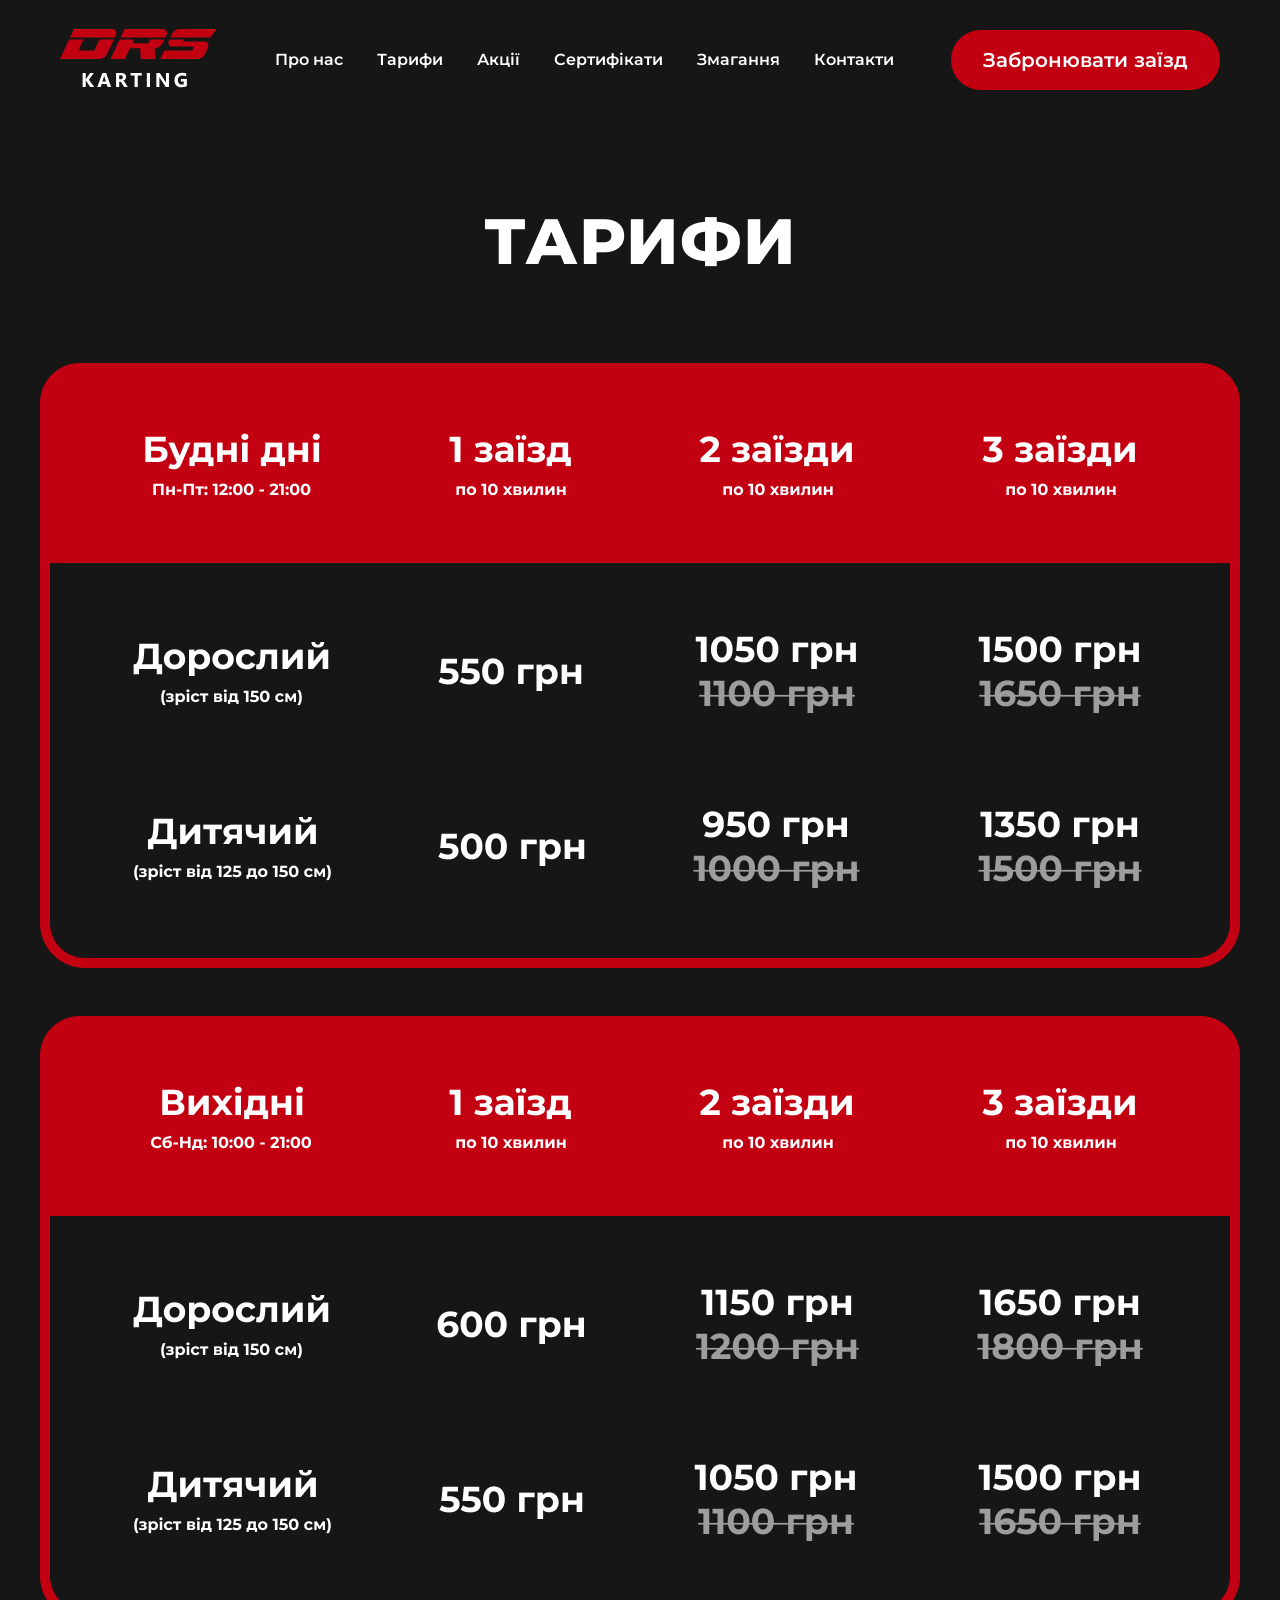
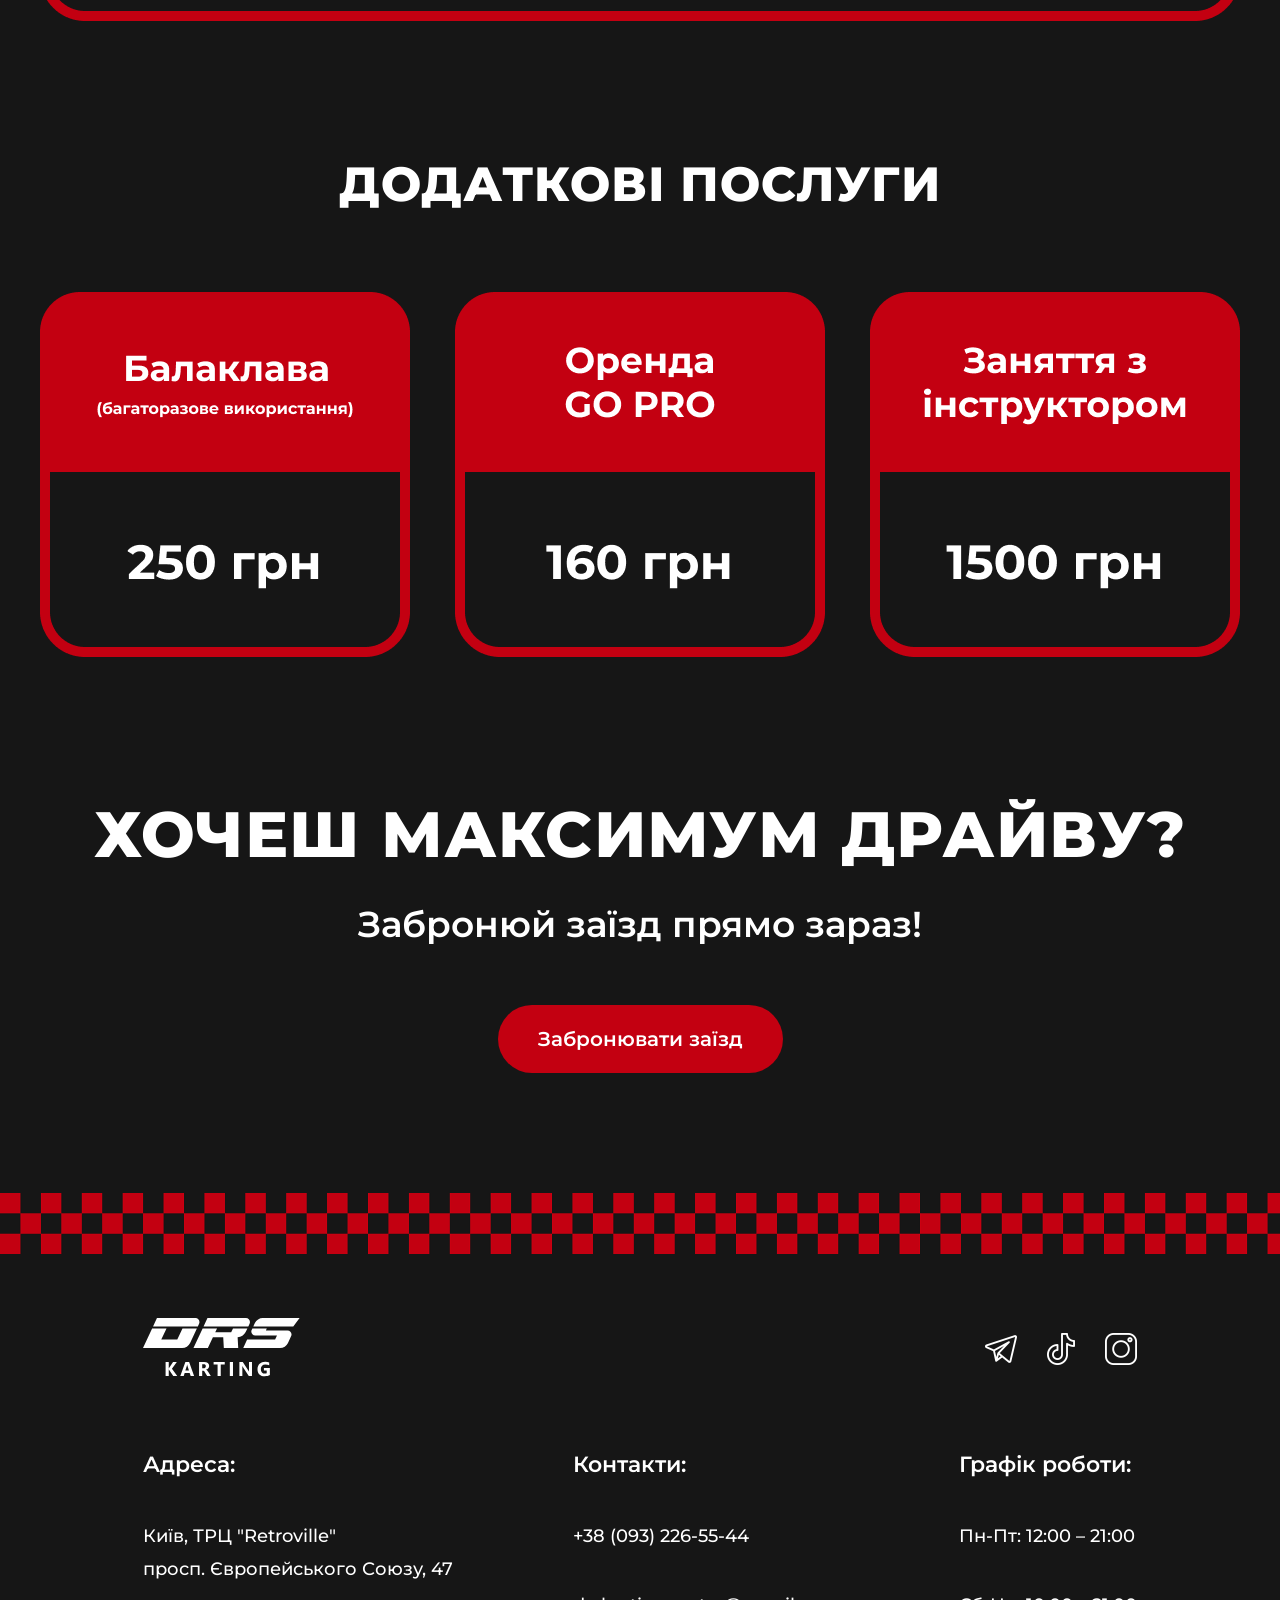
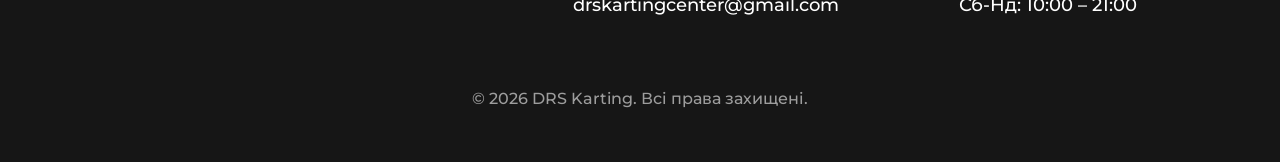
<file: prices.html>
<!DOCTYPE html>
<html lang="uk">
<head>
    <meta charset="UTF-8">
    <meta name="viewport" content="width=device-width, initial-scale=1.0">
    <title>DRS Karting — Картинг Київ | Максимум швидкості</title>
    <link rel="stylesheet" href="./style.css">
    <link rel="icon" href="./images/logo/logo-favicon.svg" type="image/svg+xml">
    <link rel="preconnect" href="https://fonts.googleapis.com">
    <link rel="preconnect" href="https://fonts.gstatic.com" crossorigin>
    <link href="https://fonts.googleapis.com/css2?family=Montserrat:ital,wght@0,100..900;1,100..900&display=swap" rel="stylesheet">
</head>
<body>
    <header class="header">
        <div class="header__container">
            <a href="index.html" class="header__logo">
                <img src="./images/logo/logo-header.svg" alt="DRS Karting логотип">
            </a>

            <nav class="header__nav">
                <ul class="header__nav-list">
                    <li><a href="about.html">Про нас</a></li>
                    <li><a href="prices.html">Тарифи</a></li>
                    <li><a href="promotions.html">Акції</a></li>
                    <li><a href="certificates.html">Сертифікати</a></li>
                    <li><a href="competitions.html">Змагання</a></li>
                    <li><a href="contacts.html">Контакти</a></li>
                </ul>
            </nav>

            <a href="reservation.html" class="btn header__btn">Забронювати заїзд</a>
        </div>
    </header>

    <section class="section title">
        <h1 class="page__title">Тарифи</h1>
    </section>

    <section class="section">
        <div class="price__tables">
            <img src="./images/photos/price-list-weekdays.png" alt="Тарифи в будні дні">
            <img src="./images/photos/price-list-weekend.png" alt="Тарифи у вихідні дні">
        </div>
    </section>

    <section class="section">
        <h2 class="section__title">Додаткові послуги</h2>

        <div class="price__cards">
            <div class="price__card">
                <img class="price__card-img" src="./images/photos/additional-service-1.png" alt="Багаторазова балаклава">
            </div>

            <div class="price__card">
                <img class="price__card-img" src="./images/photos/additional-service-2.png" alt="Оренда GO PRO">
            </div>

            <div class="price__card">
                <img class="price__card-img" src="./images/photos/additional-service-3.png" alt="Заняття з інструктором">
            </div>
        </div>
    </section>

    <section class="section cta">
        <h2 class="cta__title">Хочеш максимум драйву?</h2>
        <p class="cta__subtitle">Забронюй заїзд прямо зараз!</p>
        <a href="reservation.html" class="btn btn-primary">Забронювати заїзд</a>
    </section>

    <footer class="footer">
        <img class="footer__finish-line" src="./images/photos/finish-line.png" alt="Декоративна фінішна смуга">

        <div class="footer__content">
            <div class="footer__links">
                <a href="index.html" class="footer__logo">
                    <img src="./images/logo/logo-footer.svg" alt="DRS Karting логотип">
                </a>

                <div class="footer__network">
                    <a href="#" class="footer__network-icon">
                        <img src="./images/icons/telegram-icon.svg" alt="Telegram">
                    </a>

                    <a href="#" class="footer__network-icon">
                        <img src="./images/icons/tik-tok-icon.svg" alt="TikTok">
                    </a>

                    <a href="#" class="footer__network-icon">
                        <img src="./images/icons/instagram-icon.svg" alt="Instagram">
                    </a>
                </div>
            </div>

            <div class="footer__contacts">
                <div class="footer__contacts-block">
                    <span class="footer__contacts-title">Адреса:</span>
                    <span class="footer__contacts-text">Київ, ТРЦ "Retroville"<br>просп. Європейського Союзу, 47</span>
                </div>

                <div class="footer__contacts-block">
                    <span class="footer__contacts-title">Контакти:</span>
                    <span class="footer__contacts-text">+38 (093) 226-55-44</span>
                    <span class="footer__contacts-text">drskartingcenter@gmail.com</span>
                </div>

                <div class="footer__contacts-block">
                    <span class="footer__contacts-title">Графік роботи:</span>
                    <span class="footer__contacts-text">Пн-Пт: 12:00 – 21:00</span>
                    <span class="footer__contacts-text">Сб-Нд: 10:00 – 21:00</span>
                </div>
            </div>

            <p class="footer__copyright">© 2026 DRS Karting. Всі права захищені.</p>
        </div>
    </footer>
</body>
</html>
</file>
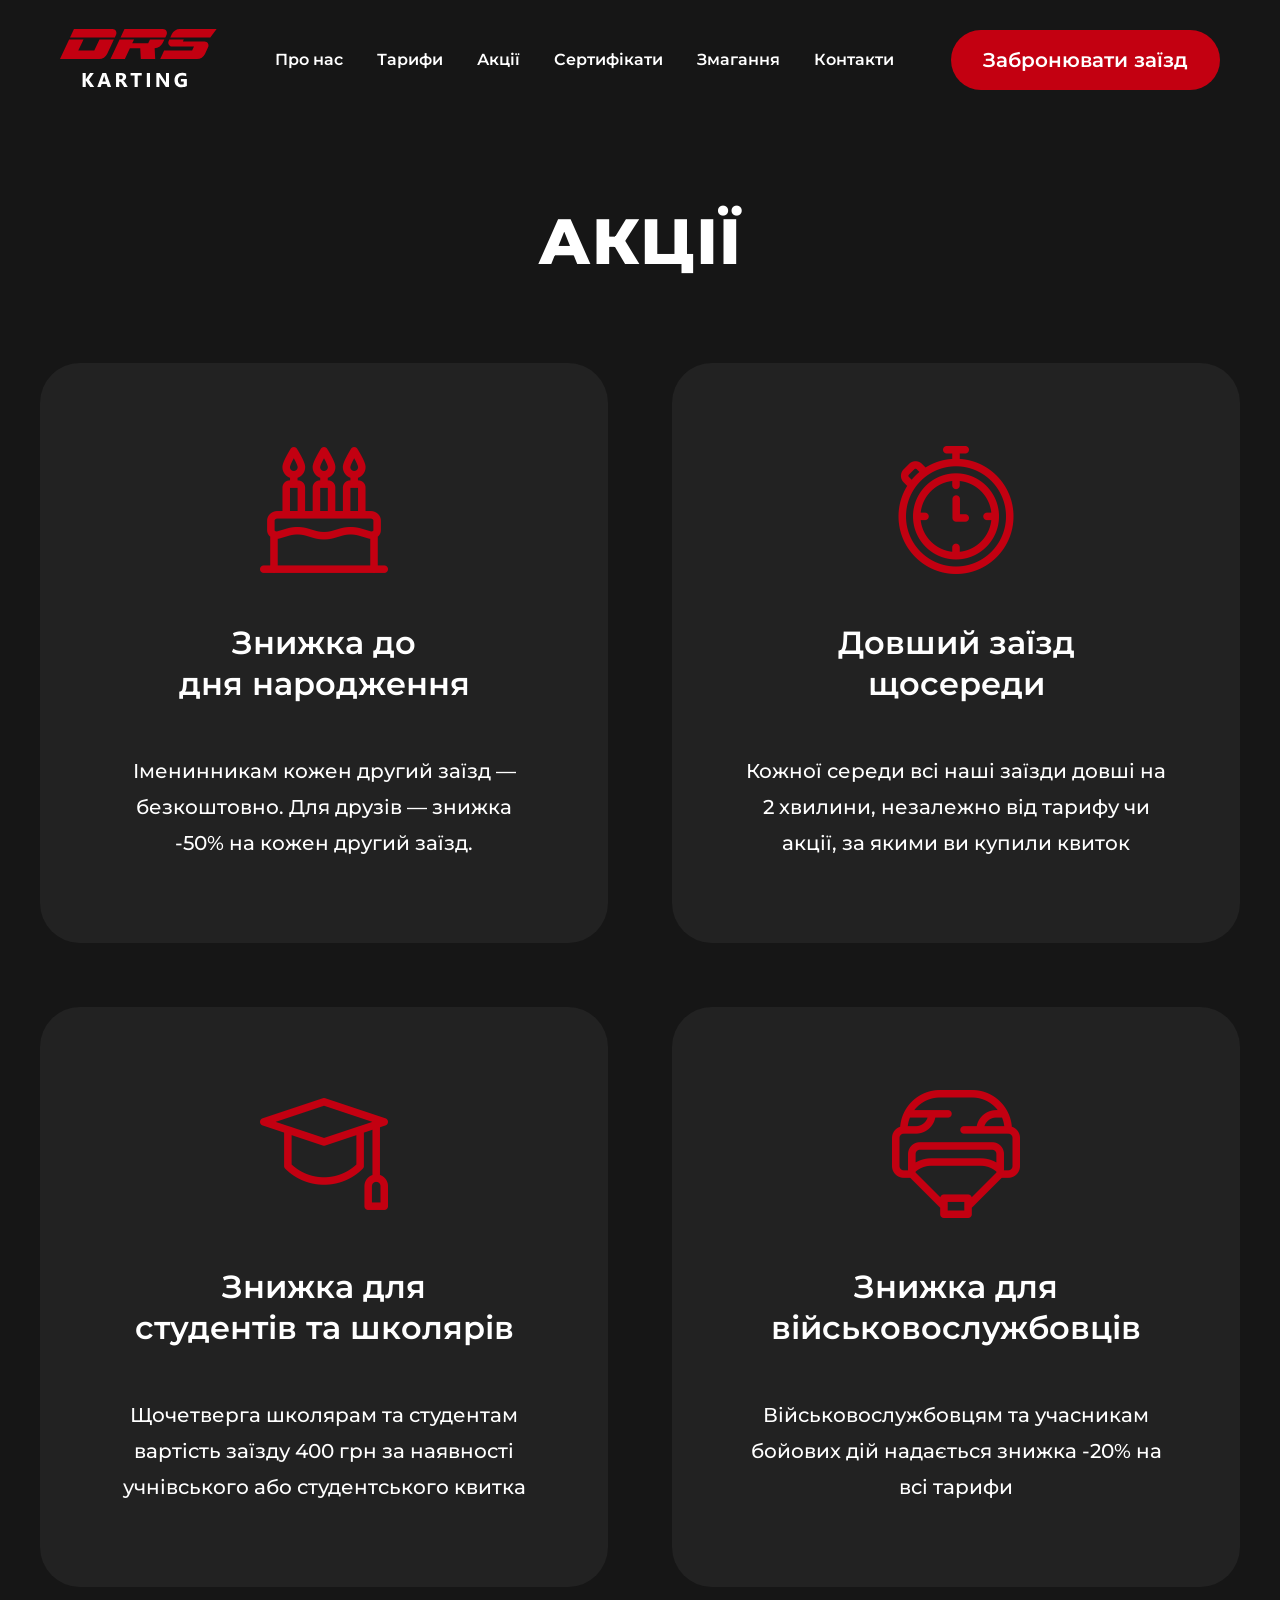
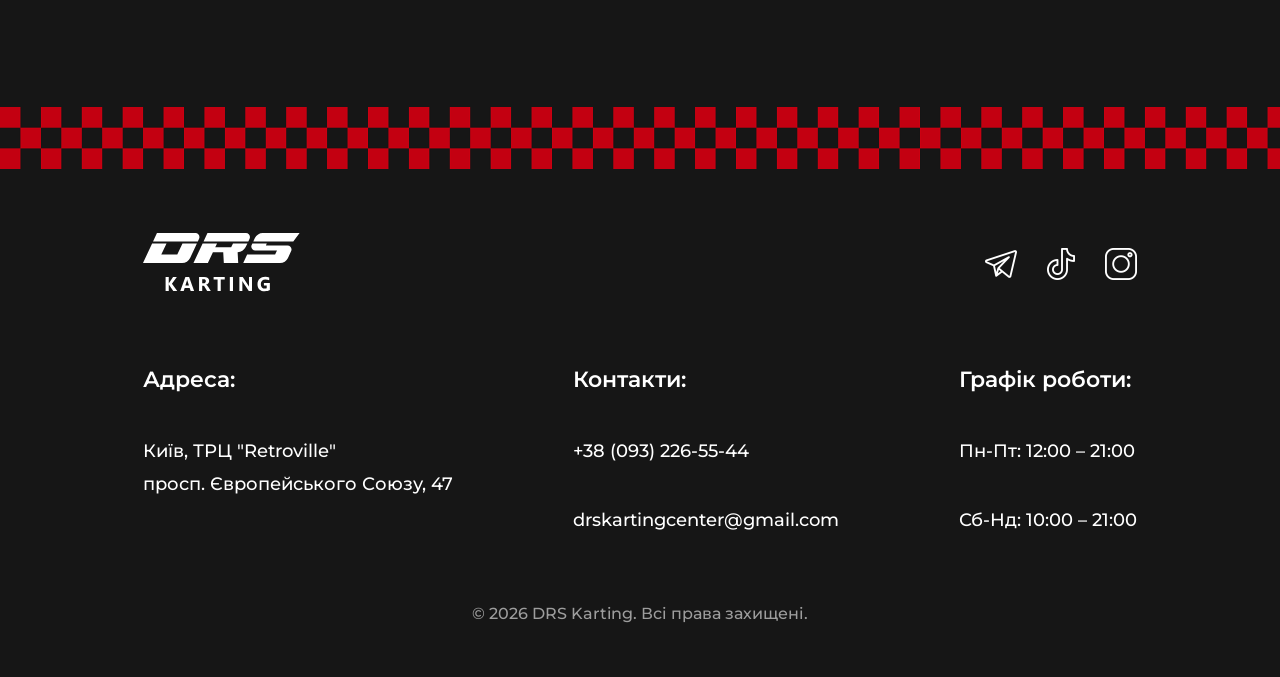
<file: promotions.html>
<!DOCTYPE html>
<html lang="uk">
<head>
    <meta charset="UTF-8">
    <meta name="viewport" content="width=device-width, initial-scale=1.0">
    <title>DRS Karting — Картинг Київ | Максимум швидкості</title>
    <link rel="stylesheet" href="./style.css">
    <link rel="icon" href="./images/logo/logo-favicon.svg" type="image/svg+xml">
    <link rel="preconnect" href="https://fonts.googleapis.com">
    <link rel="preconnect" href="https://fonts.gstatic.com" crossorigin>
    <link href="https://fonts.googleapis.com/css2?family=Montserrat:ital,wght@0,100..900;1,100..900&display=swap" rel="stylesheet">
</head>
<body>
    <header class="header">
        <div class="header__container">
            <a href="index.html" class="header__logo">
                <img src="./images/logo/logo-header.svg" alt="DRS Karting логотип">
            </a>

            <nav class="header__nav">
                <ul class="header__nav-list">
                    <li><a href="about.html">Про нас</a></li>
                    <li><a href="prices.html">Тарифи</a></li>
                    <li><a href="promotions.html">Акції</a></li>
                    <li><a href="certificates.html">Сертифікати</a></li>
                    <li><a href="competitions.html">Змагання</a></li>
                    <li><a href="contacts.html">Контакти</a></li>
                </ul>
            </nav>

            <a href="reservation.html" class="btn header__btn">Забронювати заїзд</a>
        </div>
    </header>

    <section class="section title">
        <h1 class="page__title">Акції</h1>
    </section>

    <section class="section">
        <div class="promotions__grid">
            <div class="promotion__card">
                <div class="promotion__card-content">
                    <img class="promotion__icon" src="./images/icons/birthday-icon.svg" alt="Знижка до дня народження">
                    <h3 class="promotion__title">Знижка до<br>дня народження</h3>
                    <p class="promotion__text">
                        Іменинникам кожен другий заїзд — безкоштовно. Для друзів — знижка -50% на кожен другий заїзд.
                    </p>
                </div>
            </div>

            <div class="promotion__card">
                <div class="promotion__card-content">
                    <img class="promotion__icon" src="./images/icons/chronometer-icon.svg" alt="Довший заїзд щосереди">
                    <h3 class="promotion__title">Довший заїзд<br>щосереди</h3>
                    <p class="promotion__text">
                        Кожної середи всі наші заїзди довші на 2 хвилини, незалежно від тарифу чи акції, за якими ви купили квиток
                    </p>
                </div>
            </div>

            <div class="promotion__card">
                <div class="promotion__card-content">
                    <img class="promotion__icon" src="./images/icons/education-icon.svg" alt="Знижка для студентів та школярів">
                    <h3 class="promotion__title">Знижка для<br>студентів та школярів</h3>
                    <p class="promotion__text">
                        Щочетверга школярам та студентам вартість заїзду 400 грн за наявності учнівського або студентського квитка
                    </p>
                </div>
            </div>

            <div class="promotion__card">
                <div class="promotion__card-content">
                    <img class="promotion__icon" src="./images/icons/military-icon.svg" alt="Знижка для військовослужбовців">
                    <h3 class="promotion__title">Знижка для<br>військовослужбовців</h3>
                    <p class="promotion__text">
                        Військовослужбовцям та учасникам бойових дій надається знижка -20% на всі тарифи
                    </p>
                </div>
            </div>
        </div>
    </section>

    <footer class="footer">
        <img class="footer__finish-line" src="./images/photos/finish-line.png" alt="Декоративна фінішна смуга">

        <div class="footer__content">
            <div class="footer__links">
                <a href="index.html" class="footer__logo">
                    <img src="./images/logo/logo-footer.svg" alt="DRS Karting логотип">
                </a>

                <div class="footer__network">
                    <a href="#" class="footer__network-icon">
                        <img src="./images/icons/telegram-icon.svg" alt="Telegram">
                    </a>

                    <a href="#" class="footer__network-icon">
                        <img src="./images/icons/tik-tok-icon.svg" alt="TikTok">
                    </a>

                    <a href="#" class="footer__network-icon">
                        <img src="./images/icons/instagram-icon.svg" alt="Instagram">
                    </a>
                </div>
            </div>

            <div class="footer__contacts">
                <div class="footer__contacts-block">
                    <span class="footer__contacts-title">Адреса:</span>
                    <span class="footer__contacts-text">Київ, ТРЦ "Retroville"<br>просп. Європейського Союзу, 47</span>
                </div>

                <div class="footer__contacts-block">
                    <span class="footer__contacts-title">Контакти:</span>
                    <span class="footer__contacts-text">+38 (093) 226-55-44</span>
                    <span class="footer__contacts-text">drskartingcenter@gmail.com</span>
                </div>

                <div class="footer__contacts-block">
                    <span class="footer__contacts-title">Графік роботи:</span>
                    <span class="footer__contacts-text">Пн-Пт: 12:00 – 21:00</span>
                    <span class="footer__contacts-text">Сб-Нд: 10:00 – 21:00</span>
                </div>
            </div>

            <p class="footer__copyright">© 2026 DRS Karting. Всі права захищені.</p>
        </div>
    </footer>
</body>
</html>
</file>
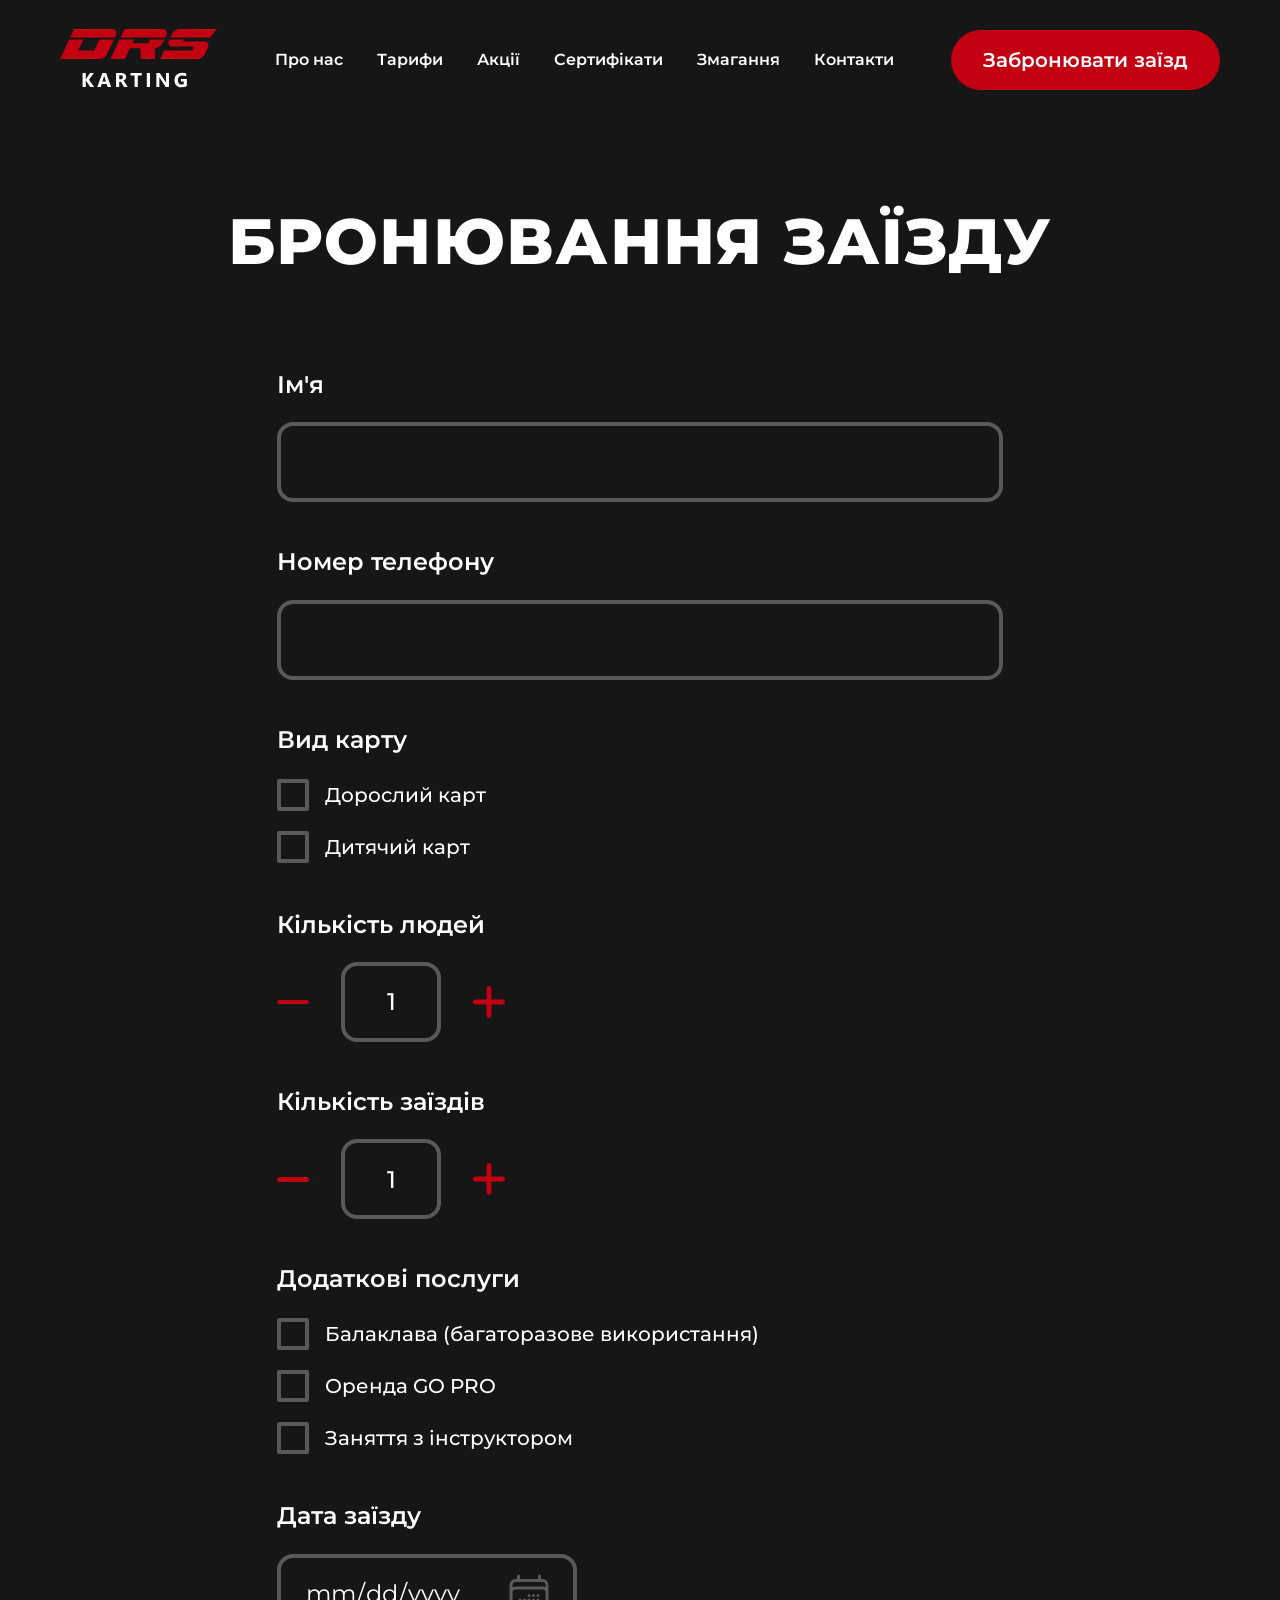
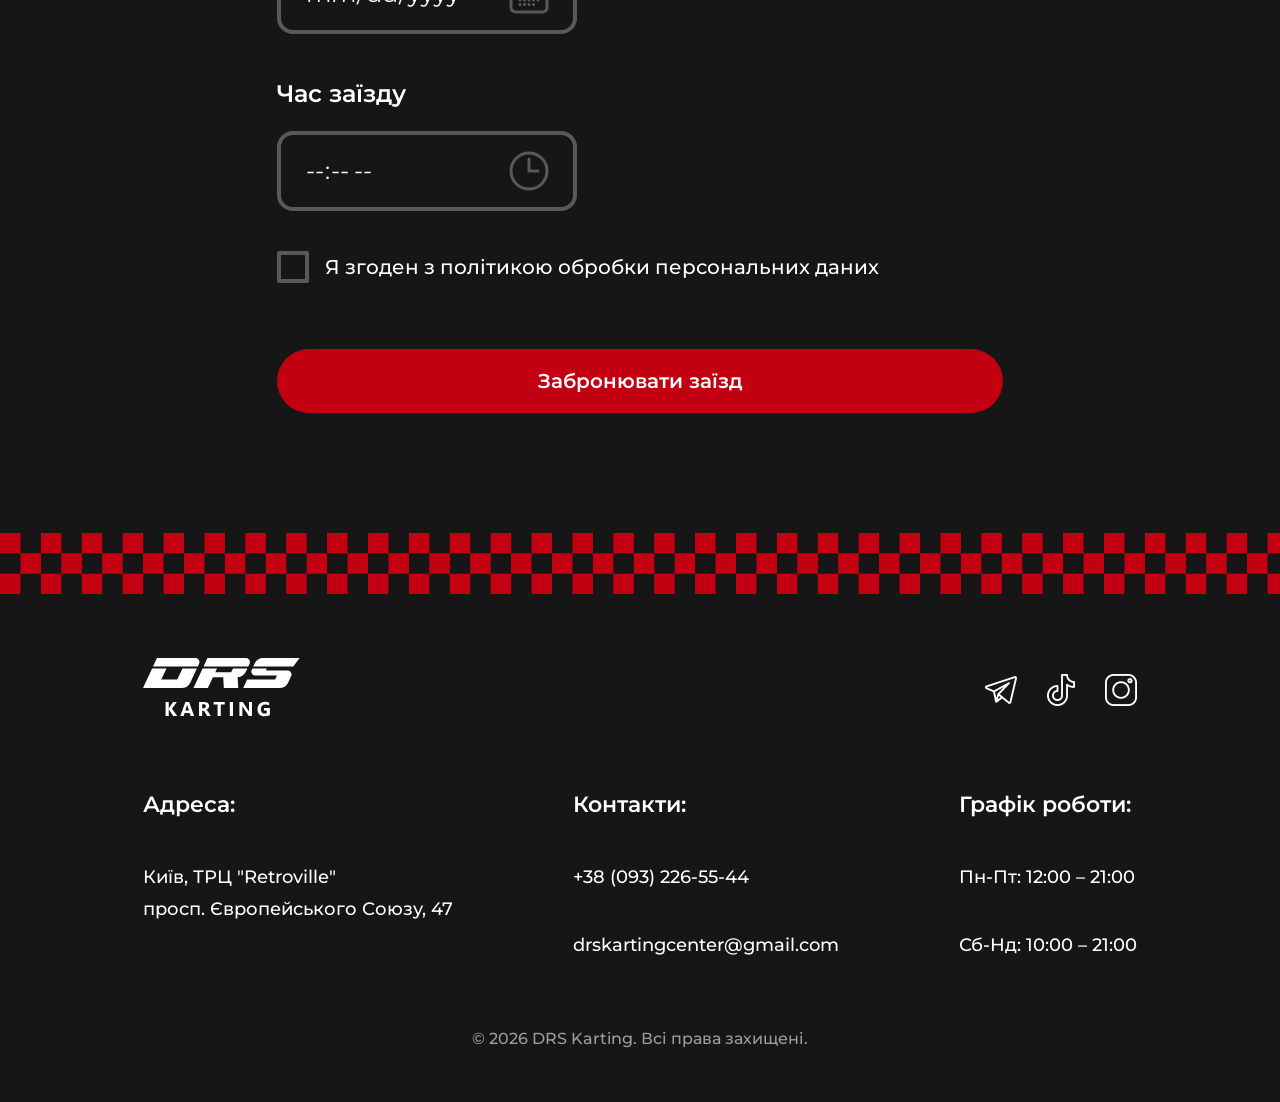
<file: reservation.html>
<!DOCTYPE html>
<html lang="uk">
<head>
    <meta charset="UTF-8">
    <meta name="viewport" content="width=device-width, initial-scale=1.0">
    <title>DRS Karting — Картинг Київ | Максимум швидкості</title>
    <link rel="stylesheet" href="./style.css">
    <link rel="icon" href="./images/logo/logo-favicon.svg" type="image/svg+xml">
    <link rel="preconnect" href="https://fonts.googleapis.com">
    <link rel="preconnect" href="https://fonts.gstatic.com" crossorigin>
    <link href="https://fonts.googleapis.com/css2?family=Montserrat:ital,wght@0,100..900;1,100..900&display=swap" rel="stylesheet">
</head>
<body>
    <header class="header">
        <div class="header__container">
            <a href="index.html" class="header__logo">
                <img src="./images/logo/logo-header.svg" alt="DRS Karting логотип">
            </a>

            <nav class="header__nav">
                <ul class="header__nav-list">
                    <li><a href="about.html">Про нас</a></li>
                    <li><a href="prices.html">Тарифи</a></li>
                    <li><a href="promotions.html">Акції</a></li>
                    <li><a href="certificates.html">Сертифікати</a></li>
                    <li><a href="competitions.html">Змагання</a></li>
                    <li><a href="contacts.html">Контакти</a></li>
                </ul>
            </nav>

            <a href="reservation.html" class="btn header__btn">Забронювати заїзд</a>
        </div>
    </header>

    <section class="section title">
        <h1 class="page__title">Бронювання заїзду</h1>
    </section>

    <form class="reservation__form" method="post" action="#">
        <div class="field__group">
            <label class="field__label" for="name">Ім'я</label>
            <input class="form__field field__input" type="text" id="name" name="name" required>
        </div>

        <div class="field__group">
            <label class="field__label" for="phone">Номер телефону</label>
            <input class="form__field field__input" type="tel" id="phone" name="phone" required>
        </div>

        <div class="field__group">
            <span class="field__label">Вид карту</span>

            <div class="checkbox__list">
                <label class="checkbox__item">
                    <input type="checkbox" name="kart_type" value="adult">
                    <span>Дорослий карт</span>
                </label>

                <label class="checkbox__item">
                    <input type="checkbox" name="kart_type" value="child">
                    <span>Дитячий карт</span>
                </label>
            </div>
        </div>

        <div class="field__group">
            <span class="field__label">Кількість людей</span>

            <div class="counter">
                <button class="counter__btn" type="button">
                    <img class="counter__btn-icon" src="./images/icons/minus-icon.svg" alt="-">
                </button>

                <input class="counter__input" type="text" value="1" min="1" max="99" readonly>

                <button class="counter__btn" type="button">
                    <img class="counter__btn-icon" src="./images/icons/plus-icon.svg" alt="+">
                </button>
            </div>
        </div>

        <div class="field__group">
            <span class="field__label">Кількість заїздів</span>

            <div class="counter">
                <button class="counter__btn" type="button">
                    <img class="counter__btn-icon" src="./images/icons/minus-icon.svg" alt="-">
                </button>

                <input class="counter__input" type="text" value="1" min="1" max="99" readonly>

                <button class="counter__btn" type="button">
                    <img class="counter__btn-icon" src="./images/icons/plus-icon.svg" alt="+">
                </button>
            </div>
        </div>

        <div class="field__group">
            <span class="field__label">Додаткові послуги</span>

            <div class="checkbox__list">
                <label class="checkbox__item">
                    <input type="checkbox" name="services" value="balaclava">
                    <span>Балаклава (багаторазове використання)</span>
                </label>

                <label class="checkbox__item">
                    <input type="checkbox" name="services" value="camera">
                    <span>Оренда GO PRO</span>
                </label>

                <label class="checkbox__item">
                    <input type="checkbox" name="services" value="instructor">
                    <span>Заняття з інструктором</span>
                </label>
            </div>
        </div>

        <div class="field__group">
            <label class="field__label" for="race-date">Дата заїзду</label>
            <div class="field__input-wrapper">
                <input class="form__field field__input-date" type="date" id="race-date" name="race_date" required>
                <span class="field__icon">
                    <svg xmlns="http://www.w3.org/2000/svg" fill="none" viewBox="0 0 24 24" stroke-width="1.5" stroke="currentColor" class="size-6">
                        <path stroke-linecap="round" stroke-linejoin="round" d="M6.75 3v2.25M17.25 3v2.25M3 18.75V7.5a2.25 2.25 0 0 1 2.25-2.25h13.5A2.25 2.25 0 0 1 21 7.5v11.25m-18 0A2.25 2.25 0 0 0 5.25 21h13.5A2.25 2.25 0 0 0 21 18.75m-18 0v-7.5A2.25 2.25 0 0 1 5.25 9h13.5A2.25 2.25 0 0 1 21 11.25v7.5m-9-6h.008v.008H12v-.008ZM12 15h.008v.008H12V15Zm0 2.25h.008v.008H12v-.008ZM9.75 15h.008v.008H9.75V15Zm0 2.25h.008v.008H9.75v-.008ZM7.5 15h.008v.008H7.5V15Zm0 2.25h.008v.008H7.5v-.008Zm6.75-4.5h.008v.008h-.008v-.008Zm0 2.25h.008v.008h-.008V15Zm0 2.25h.008v.008h-.008v-.008Zm2.25-4.5h.008v.008H16.5v-.008Zm0 2.25h.008v.008H16.5V15Z" />
                    </svg>
                </span>
            </div>
        </div>

        <div class="field__group">
            <label class="field__label" for="race-time">Час заїзду</label>
            <div class="field__input-wrapper">
                <input class="form__field field__input-date" type="time" id="race-time" name="race_time" required>
                <span class="field__icon">
                    <svg xmlns="http://www.w3.org/2000/svg" fill="none" viewBox="0 0 24 24" stroke-width="1.5" stroke="currentColor" class="size-6">
                        <path stroke-linecap="round" stroke-linejoin="round" d="M12 6v6h4.5m4.5 0a9 9 0 1 1-18 0 9 9 0 0 1 18 0Z" />
                    </svg>
                </span>
            </div>
        </div>

        <label class="checkbox__item">
            <input type="checkbox" name="privacy" required>
            <span>Я згоден з політикою обробки персональних даних</span>
        </label>

        <button class="btn submit__btn" type="submit">Забронювати заїзд</button>
    </form>

    <footer class="footer">
        <img class="footer__finish-line" src="./images/photos/finish-line.png" alt="Декоративна фінішна смуга">

        <div class="footer__content">
            <div class="footer__links">
                <a href="index.html" class="footer__logo">
                    <img src="./images/logo/logo-footer.svg" alt="DRS Karting логотип">
                </a>

                <div class="footer__network">
                    <a href="#" class="footer__network-icon">
                        <img src="./images/icons/telegram-icon.svg" alt="Telegram">
                    </a>

                    <a href="#" class="footer__network-icon">
                        <img src="./images/icons/tik-tok-icon.svg" alt="TikTok">
                    </a>

                    <a href="#" class="footer__network-icon">
                        <img src="./images/icons/instagram-icon.svg" alt="Instagram">
                    </a>
                </div>
            </div>

            <div class="footer__contacts">
                <div class="footer__contacts-block">
                    <span class="footer__contacts-title">Адреса:</span>
                    <span class="footer__contacts-text">Київ, ТРЦ "Retroville"<br>просп. Європейського Союзу, 47</span>
                </div>

                <div class="footer__contacts-block">
                    <span class="footer__contacts-title">Контакти:</span>
                    <span class="footer__contacts-text">+38 (093) 226-55-44</span>
                    <span class="footer__contacts-text">drskartingcenter@gmail.com</span>
                </div>

                <div class="footer__contacts-block">
                    <span class="footer__contacts-title">Графік роботи:</span>
                    <span class="footer__contacts-text">Пн-Пт: 12:00 – 21:00</span>
                    <span class="footer__contacts-text">Сб-Нд: 10:00 – 21:00</span>
                </div>
            </div>

            <p class="footer__copyright">© 2026 DRS Karting. Всі права захищені.</p>
        </div>
    </footer>
</body>
</html>
</file>
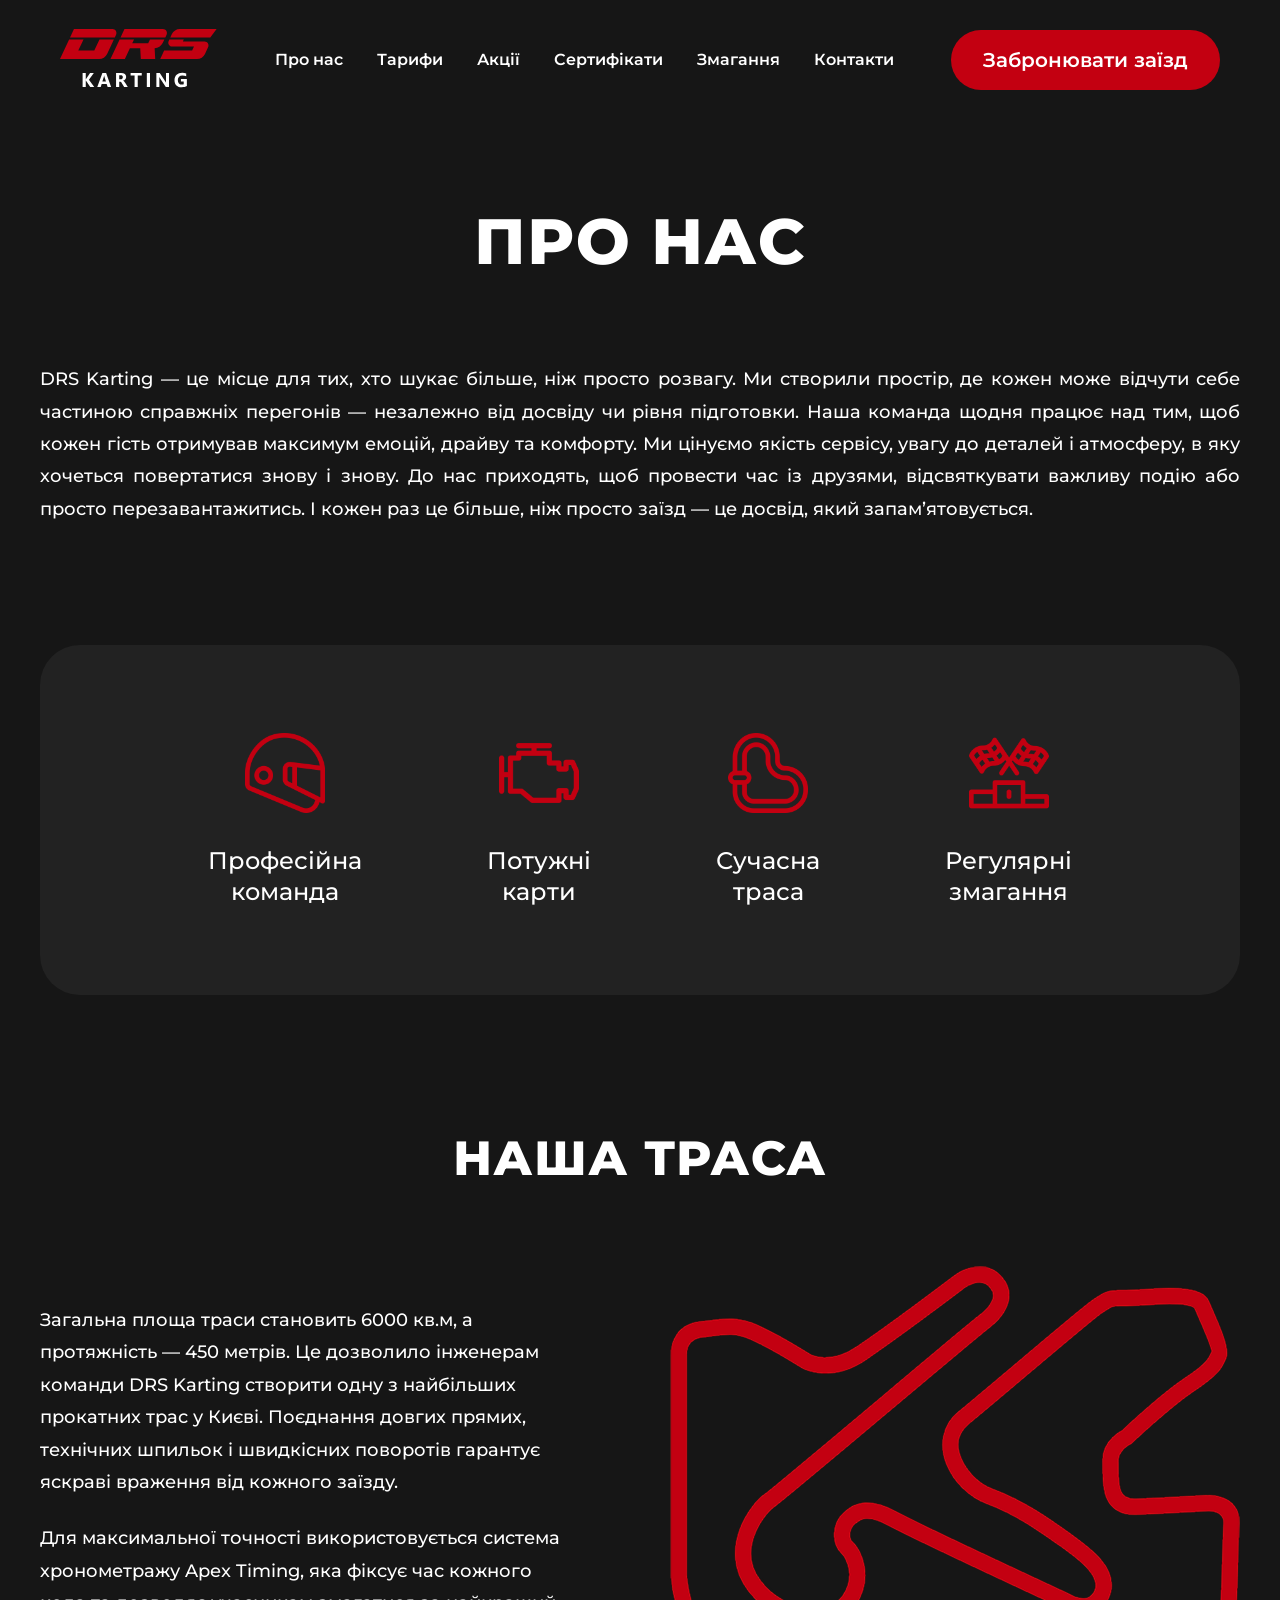
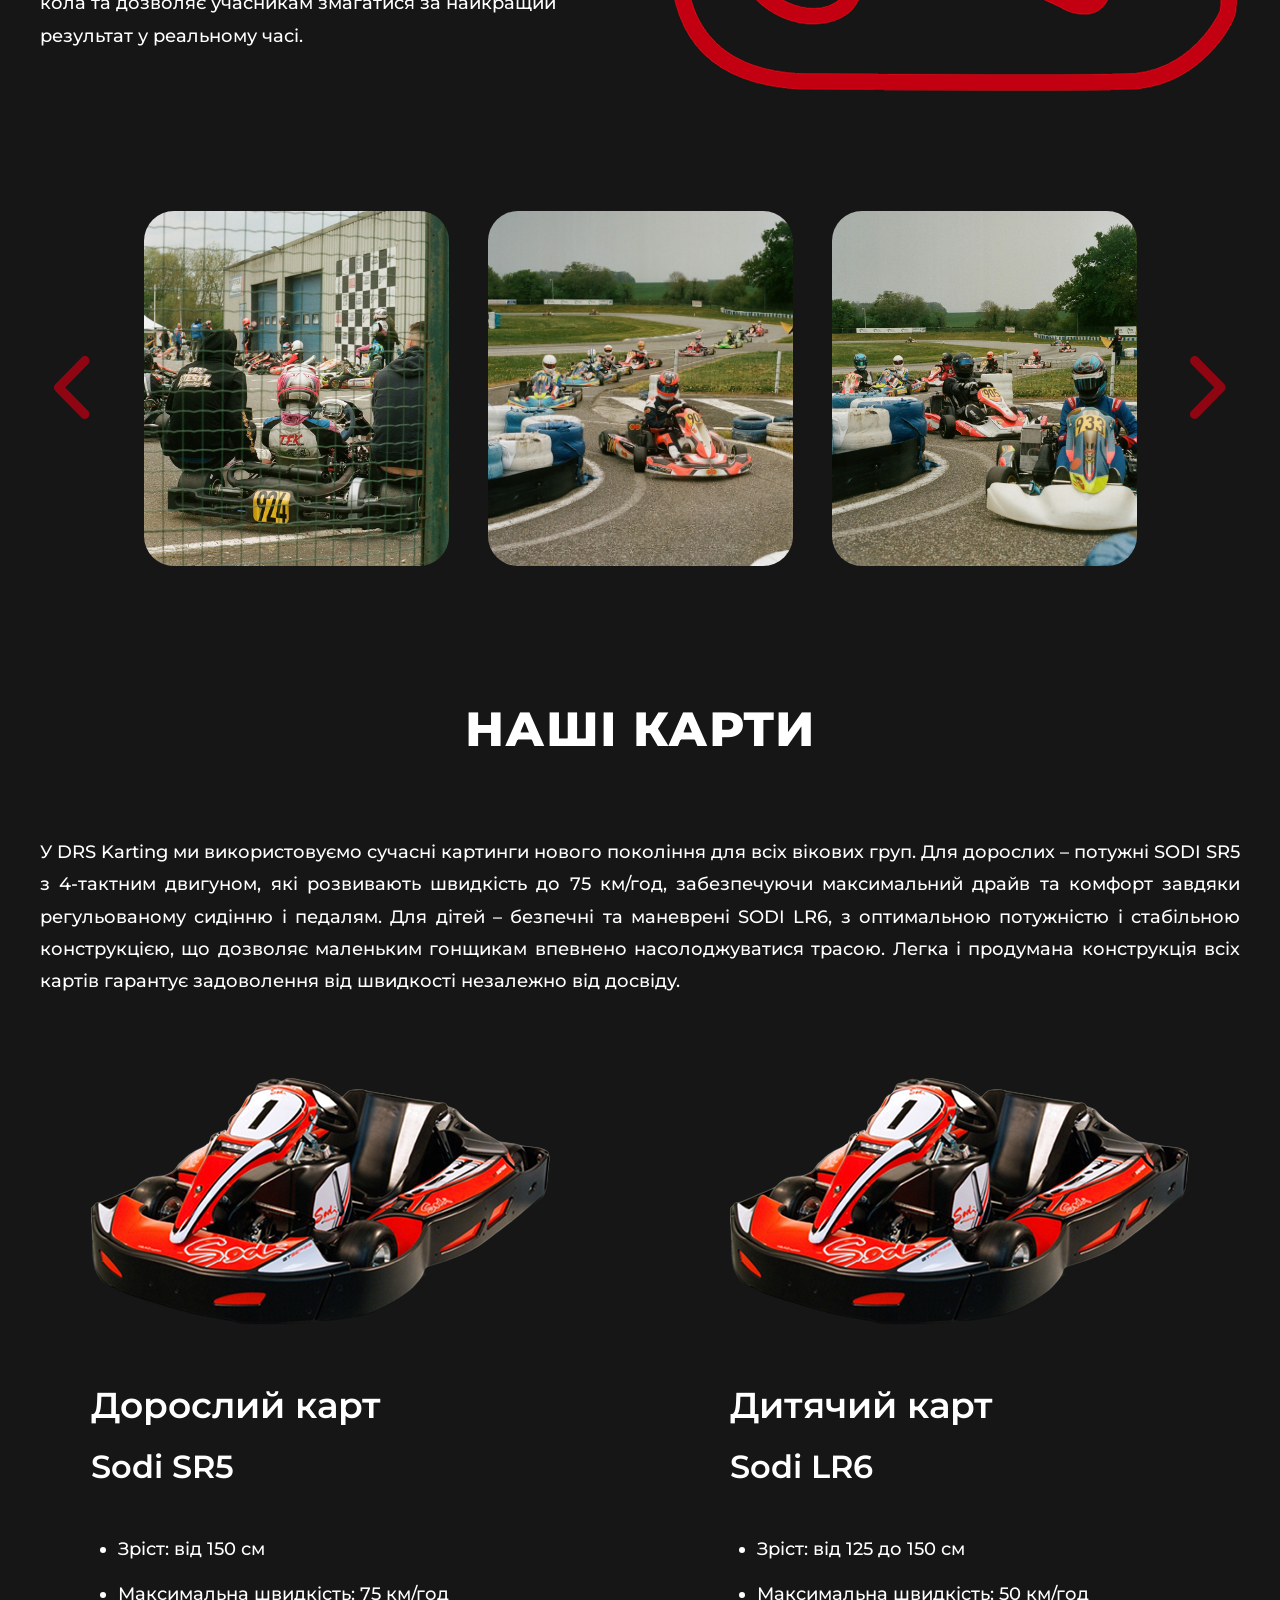
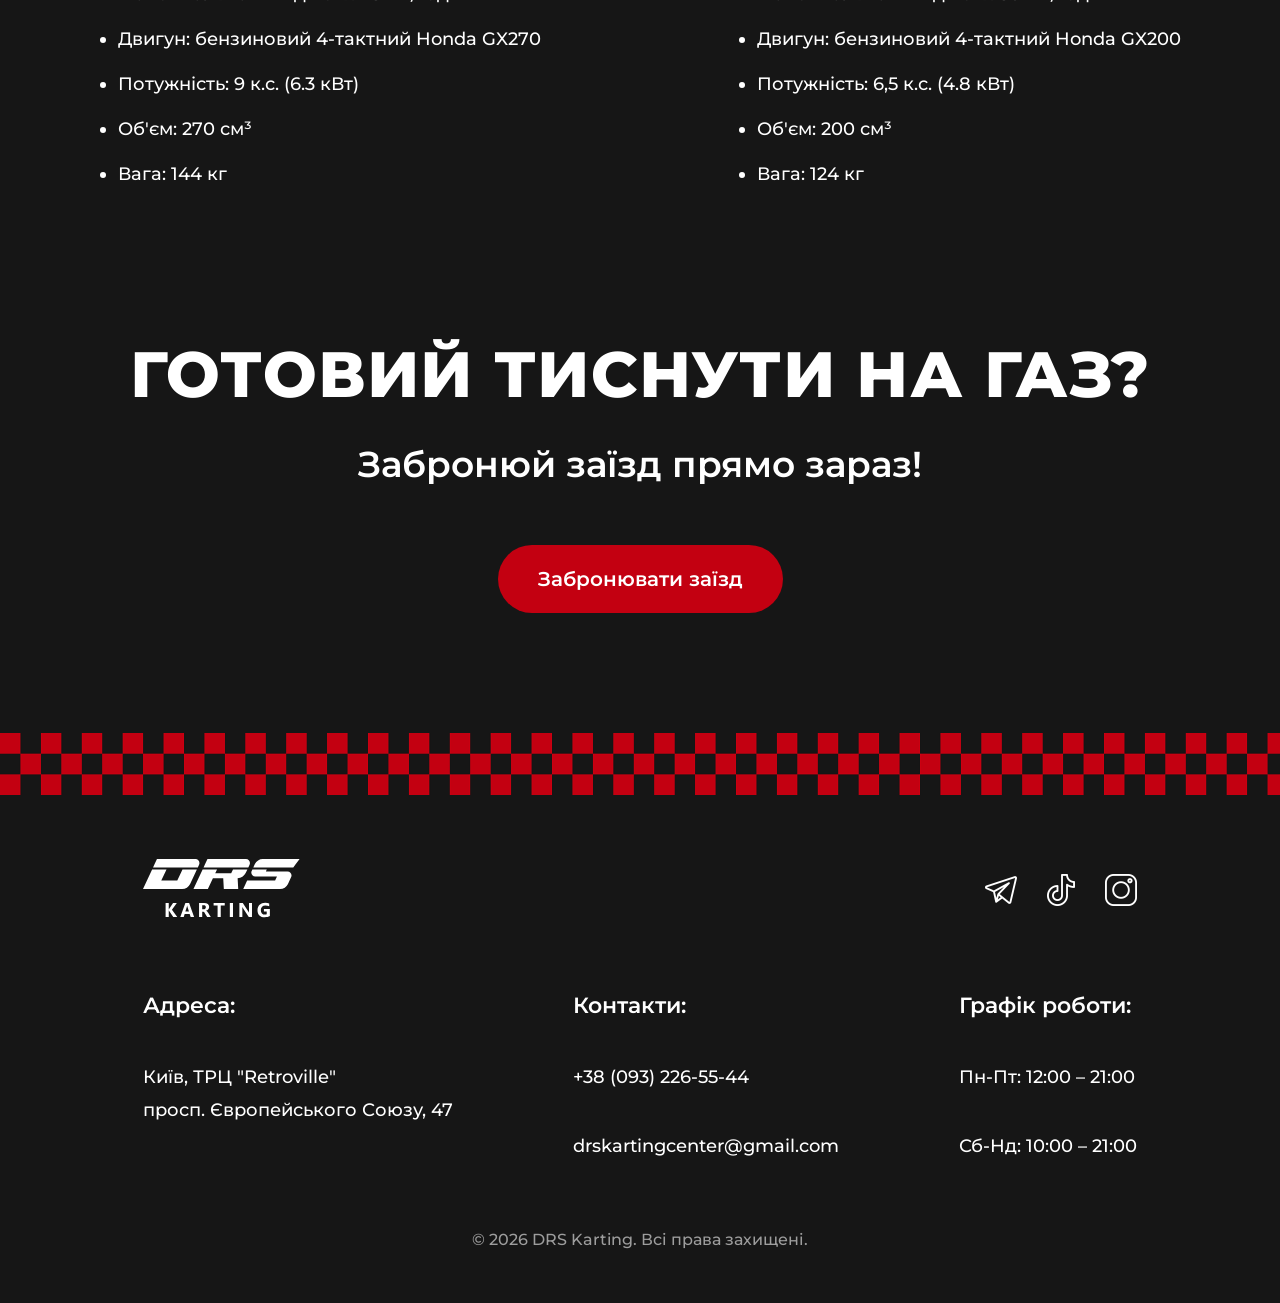
<file: pages/about.html>
<!DOCTYPE html>
<html lang="uk">
<head>
    <meta charset="UTF-8">
    <meta name="viewport" content="width=device-width, initial-scale=1.0">
    <title>Про наш картинг-центр | DRS Karting Київ</title>
    <link rel="stylesheet" href="../css/style.css">
    <link rel="icon" href="../images/logo/logo-favicon.svg" type="image/svg+xml">
    <link rel="preconnect" href="https://fonts.googleapis.com">
    <link rel="preconnect" href="https://fonts.gstatic.com" crossorigin>
    <link href="https://fonts.googleapis.com/css2?family=Montserrat:ital,wght@0,100..900;1,100..900&display=swap" rel="stylesheet">
</head>
<body>
    <header class="header">
        <div class="header__container">
            <a href="../index.html" class="header__logo">
                <img src="../images/logo/logo-header.svg" alt="DRS Karting логотип">
            </a>

            <nav class="header__nav">
                <ul class="header__nav-list">
                    <li><a href="./about.html">Про нас</a></li>
                    <li><a href="./prices.html">Тарифи</a></li>
                    <li><a href="./promotions.html">Акції</a></li>
                    <li><a href="./certificates.html">Сертифікати</a></li>
                    <li><a href="./competitions.html">Змагання</a></li>
                    <li><a href="./contacts.html">Контакти</a></li>
                </ul>
            </nav>

            <a href="./reservation.html" class="btn header__btn">Забронювати заїзд</a>
        </div>
    </header>

    <section class="section title">
        <h1 class="page__title">Про нас</h1>
    </section>

    <section class="section intro">
        <p class="intro__text">
            DRS Karting — це місце для тих, хто шукає більше, ніж просто розвагу. Ми створили простір, де кожен може відчути себе частиною справжніх перегонів — незалежно від досвіду чи рівня підготовки. Наша команда щодня працює над тим, щоб кожен гість отримував максимум емоцій, драйву та комфорту. Ми цінуємо якість сервісу, увагу до деталей і атмосферу, в яку хочеться повертатися знову і знову. До нас приходять, щоб провести час із друзями, відсвяткувати важливу подію або просто перезавантажитись. І кожен раз це більше, ніж просто заїзд — це досвід, який запам’ятовується.
        </p>
    </section>

    <section class="section">
        <div class="benefits__block">
            <div class="benefits__cards">
                <div class="benefits__card">
                    <img class="benefits__card-icon" src="../images/icons/helmet-icon.svg" alt="Іконка шолома">
                    <span class="benefits__card-title">Професійна<br>команда</span>
                </div>

                <div class="benefits__card">
                    <img class="benefits__card-icon" src="../images/icons/engine-icon.svg" alt="Іконка двигуна">
                    <span class="benefits__card-title">Потужні<br>карти</span>
                </div>

                <div class="benefits__card">
                    <img class="benefits__card-icon" src="../images/icons/track-icon.svg" alt="Іконка траси">
                    <span class="benefits__card-title">Сучасна<br>траса</span>
                </div>

                <div class="benefits__card">
                    <img class="benefits__card-icon" src="../images/icons/competition-icon.svg" alt="Іконка змагань">
                    <span class="benefits__card-title">Регулярні<br>змагання</span>
                </div>
            </div>
        </div>
    </section>

    <section class="section">
        <h2 class="section__title">Наша траса</h2>

        <div class="our-track__about">
            <div class="our-track__description">
                <p>
                    Загальна площа траси становить 6000 кв.м, а протяжність — 450 метрів. Це дозволило інженерам команди DRS Karting створити одну з найбільших прокатних трас у Києві. Поєднання довгих прямих, технічних шпильок і швидкісних поворотів гарантує яскраві враження від кожного заїзду.
                </p>
                <p>
                    Для максимальної точності використовується система хронометражу Apex Timing, яка фіксує час кожного кола та дозволяє учасникам змагатися за найкращий результат у реальному часі.
                </p>
            </div>

            <img class="our-track__map" src="../images/photos/track-map.png" alt="Схема траси DRS Karting">
        </div>

        <div class="slider">
            <button class="slider__btn slider__btn-prev">
                <img src="../images/icons/arrow-left-icon.svg" alt="Попереднє фото">
            </button>

            <div class="slider__wrapper">
                <div class="slider__track">
                    <div class="slider__item">
                        <img class="slider__img" src="../images/photos/our-track-photo-1.jpg" alt="Фото траси DRS Karting 1">
                    </div>

                    <div class="slider__item">
                        <img class="slider__img" src="../images/photos/how-it-all-works-photo-3.jpg" alt="Фото траси DRS Karting 2">
                    </div>

                    <div class="slider__item">
                        <img class="slider__img" src="../images/photos/our-track-photo-2.jpg" alt="Фото траси DRS Karting 3">
                    </div>

                    <div class="slider__item">
                        <img class="slider__img" src="../images/photos/our-track-photo-3.jpg" alt="Фото траси DRS Karting 4">
                    </div>

                    <div class="slider__item">
                        <img class="slider__img" src="../images/photos/our-track-photo-4.jpg" alt="Фото траси DRS Karting 5">
                    </div>

                    <div class="slider__item">
                        <img class="slider__img" src="../images/photos/our-track-photo-5.jpg" alt="Фото траси DRS Karting 6">
                    </div>
                </div>
            </div>

            <button class="slider__btn slider__btn-next">
                <img src="../images/icons/arrow-right-icon.svg" alt="Наступне фото">
            </button>
        </div>
    </section>

    <section class="section">
        <h2 class="section__title">Наші карти</h2>

        <p class="intro__text">
            У DRS Karting ми використовуємо сучасні картинги нового покоління для всіх вікових груп. Для дорослих – потужні SODI SR5 з 4-тактним двигуном, які розвивають швидкість до 75 км/год, забезпечуючи максимальний драйв та комфорт завдяки регульованому сидінню і педалям. Для дітей – безпечні та маневрені SODI LR6, з оптимальною потужністю і стабільною конструкцією, що дозволяє маленьким гонщикам впевнено насолоджуватися трасою. Легка і продумана конструкція всіх картів гарантує задоволення від швидкості незалежно від досвіду.
        </p>

        <div class="our-karts__models">
            <div class="our-karts__kart">
                <div class="our-karts__kart-img-wrap">
                    <img class="our-karts__kart-img" src="../images/photos/kart-photo.png" alt="Дорослий карт SODI SR5">
                </div>

                <div class="our-karts__kart-info">
                    <span class="our-karts__kart-type">Дорослий карт</span>
                    <span class="our-karts__kart-model">Sodi SR5</span>

                    <ul class="our-karts__kart-specs">
                        <li>Зріст: від 150 см</li>
                        <li>Максимальна швидкість: 75 км/год</li>
                        <li>Двигун: бензиновий 4‑тактний Honda GX270</li>
                        <li>Потужність: 9 к.с. (6.3 кВт)</li>
                        <li>Об'єм: 270 см³</li>
                        <li>Вага: 144 кг</li>
                    </ul>
                </div>
            </div>

            <div class="our-karts__kart">
                <div class="our-karts__kart-img-wrap">
                    <img class="our-karts__kart-img" src="../images/photos/kart-photo.png" alt="Дитячий карт SODI LR6">
                </div>

                <div class="our-karts__kart-info">
                    <span class="our-karts__kart-type">Дитячий карт</span>
                    <span class="our-karts__kart-model">Sodi LR6</span>

                    <ul class="our-karts__kart-specs">
                        <li>Зріст: від 125 до 150 см</li>
                        <li>Максимальна швидкість: 50 км/год</li>
                        <li>Двигун: бензиновий 4‑тактний Honda GX200</li>
                        <li>Потужність: 6,5 к.с. (4.8 кВт)</li>
                        <li>Об'єм: 200 см³</li>
                        <li>Вага: 124 кг</li>
                    </ul>
                </div>
            </div>
        </div>
    </section>

    <section class="section cta">
        <h2 class="cta__title">Готовий тиснути на газ?</h2>
        <p class="cta__subtitle">Забронюй заїзд прямо зараз!</p>
        <a href="./reservation.html" class="btn btn-primary">Забронювати заїзд</a>
    </section>

    <footer class="footer">
        <img class="footer__finish-line" src="../images/photos/finish-line.png" alt="Декоративна фінішна смуга">

        <div class="footer__content">
            <div class="footer__links">
                <a href="../index.html" class="footer__logo">
                    <img src="../images/logo/logo-footer.svg" alt="DRS Karting логотип">
                </a>

                <div class="footer__network">
                    <a href="#" class="footer__network-icon">
                        <img src="../images/icons/telegram-icon.svg" alt="Telegram">
                    </a>

                    <a href="#" class="footer__network-icon">
                        <img src="../images/icons/tik-tok-icon.svg" alt="TikTok">
                    </a>

                    <a href="#" class="footer__network-icon">
                        <img src="../images/icons/instagram-icon.svg" alt="Instagram">
                    </a>
                </div>
            </div>

            <div class="footer__contacts">
                <div class="footer__contacts-block">
                    <span class="footer__contacts-title">Адреса:</span>
                    <span class="footer__contacts-text">Київ, ТРЦ "Retroville"<br>просп. Європейського Союзу, 47</span>
                </div>

                <div class="footer__contacts-block">
                    <span class="footer__contacts-title">Контакти:</span>
                    <span class="footer__contacts-text">+38 (093) 226-55-44</span>
                    <span class="footer__contacts-text">drskartingcenter@gmail.com</span>
                </div>

                <div class="footer__contacts-block">
                    <span class="footer__contacts-title">Графік роботи:</span>
                    <span class="footer__contacts-text">Пн-Пт: 12:00 – 21:00</span>
                    <span class="footer__contacts-text">Сб-Нд: 10:00 – 21:00</span>
                </div>
            </div>

            <p class="footer__copyright">© 2026 DRS Karting. Всі права захищені.</p>
        </div>
    </footer>

    <script src="../js/slider.js"></script>
</body>
</html>
</file>
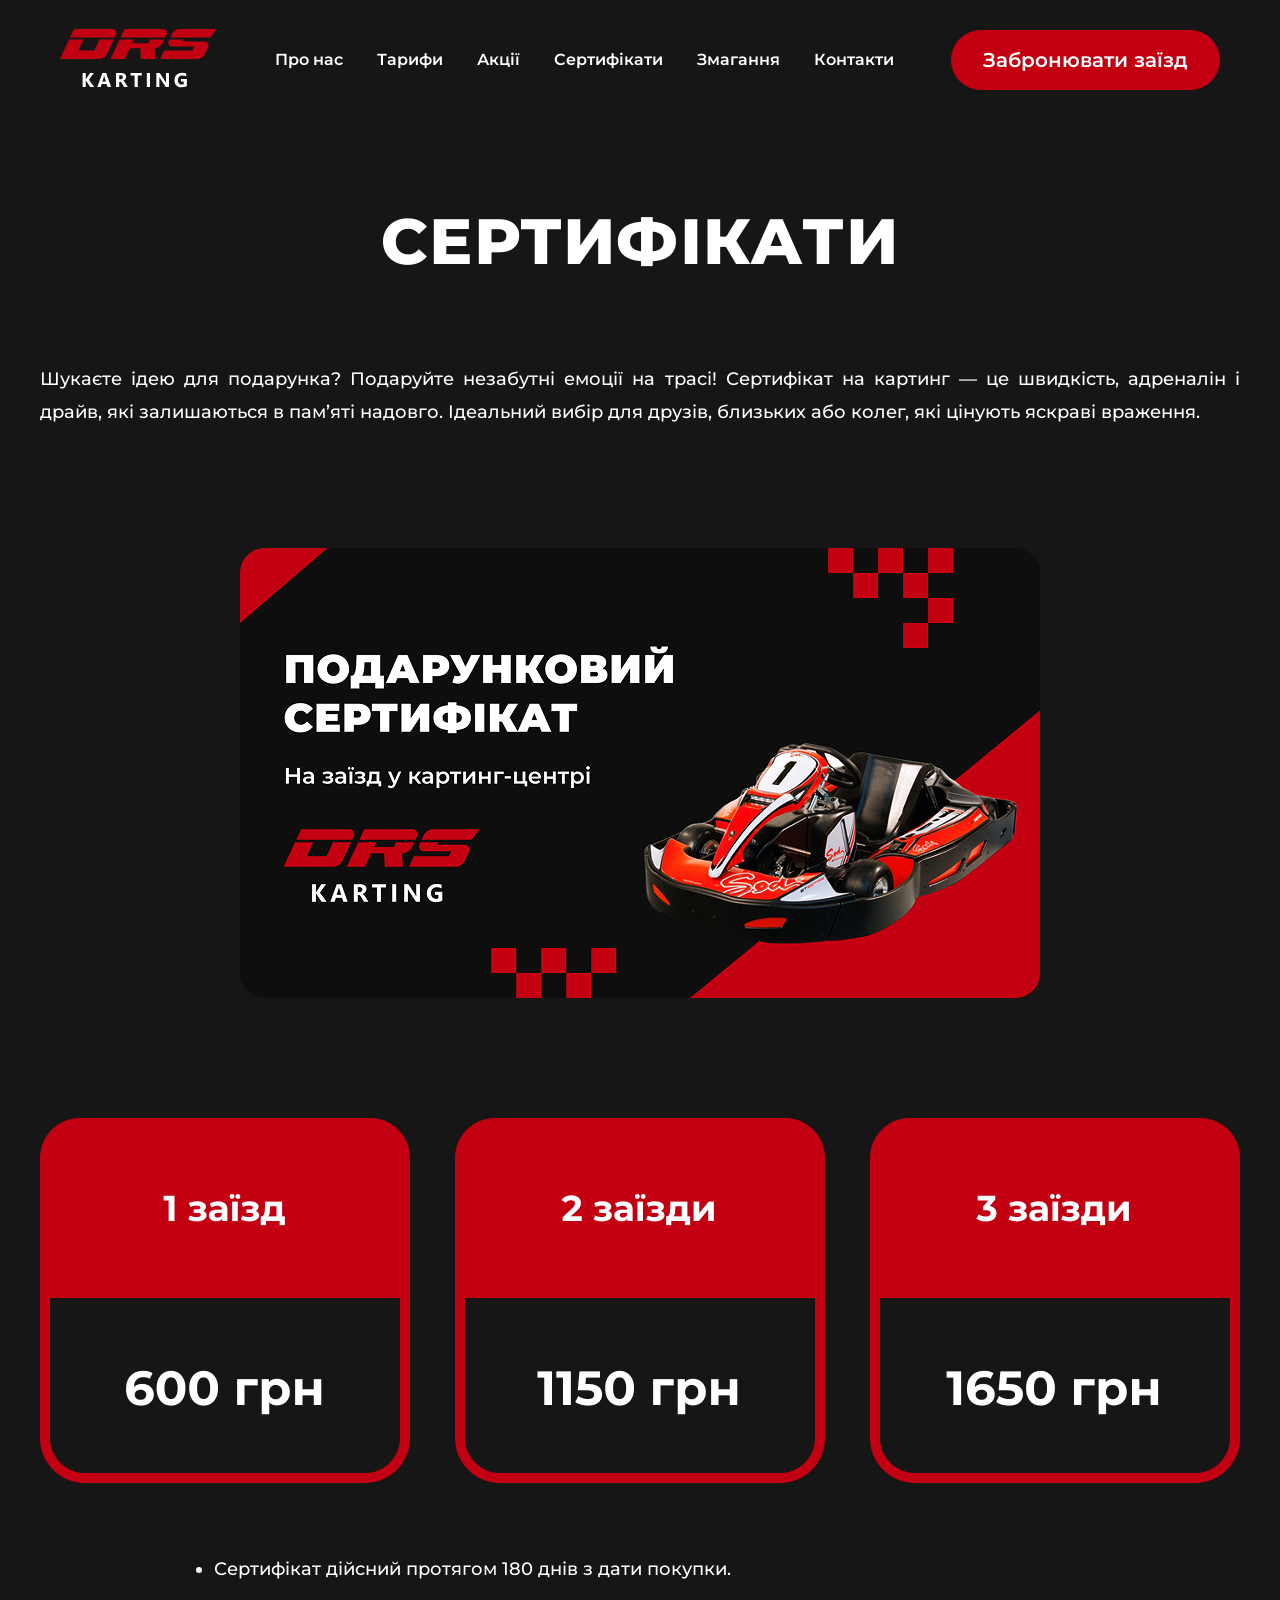
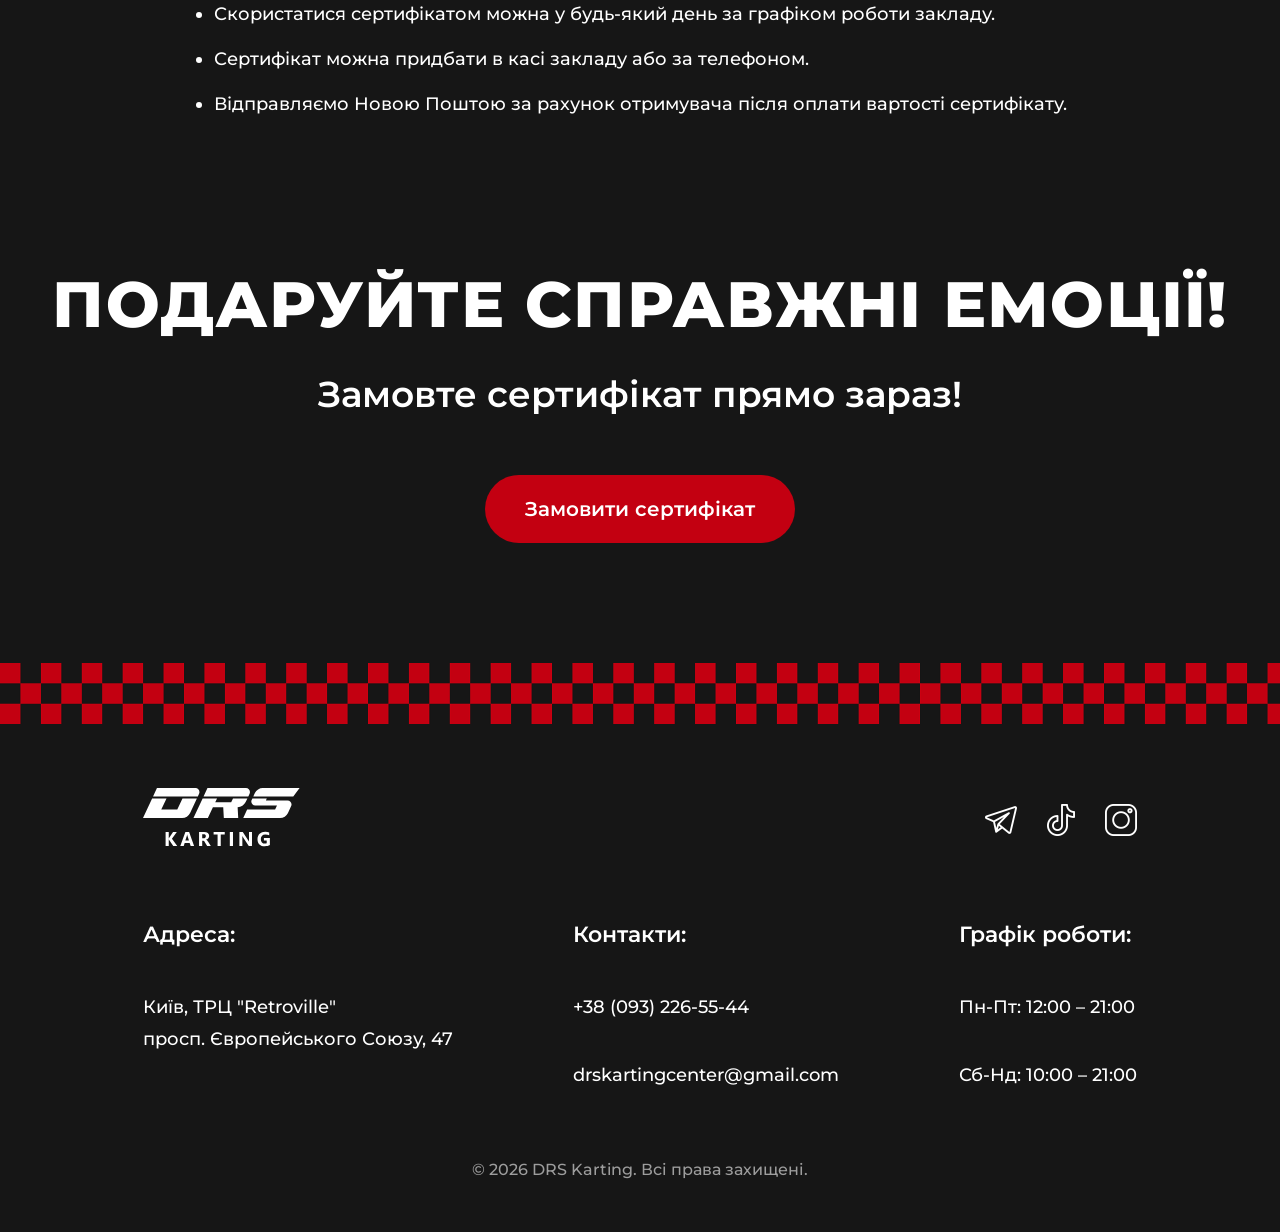
<file: pages/certificates.html>
<!DOCTYPE html>
<html lang="uk">
<head>
    <meta charset="UTF-8">
    <meta name="viewport" content="width=device-width, initial-scale=1.0">
    <title>Подарункові сертифікати на картинг | DRS Karting Київ</title>
    <link rel="stylesheet" href="../css/style.css">
    <link rel="icon" href="../images/logo/logo-favicon.svg" type="image/svg+xml">
    <link rel="preconnect" href="https://fonts.googleapis.com">
    <link rel="preconnect" href="https://fonts.gstatic.com" crossorigin>
    <link href="https://fonts.googleapis.com/css2?family=Montserrat:ital,wght@0,100..900;1,100..900&display=swap" rel="stylesheet">
</head>
<body>
    <header class="header">
        <div class="header__container">
            <a href="../index.html" class="header__logo">
                <img src="../images/logo/logo-header.svg" alt="DRS Karting логотип">
            </a>

            <nav class="header__nav">
                <ul class="header__nav-list">
                    <li><a href="./about.html">Про нас</a></li>
                    <li><a href="./prices.html">Тарифи</a></li>
                    <li><a href="./promotions.html">Акції</a></li>
                    <li><a href="./certificates.html">Сертифікати</a></li>
                    <li><a href="./competitions.html">Змагання</a></li>
                    <li><a href="./contacts.html">Контакти</a></li>
                </ul>
            </nav>

            <a href="./reservation.html" class="btn header__btn">Забронювати заїзд</a>
        </div>
    </header>

    <section class="section title">
        <h1 class="page__title">Сертифікати</h1>
    </section>

    <section class="section intro">
        <p class="intro__text">
            Шукаєте ідею для подарунка? Подаруйте незабутні емоції на трасі! Сертифікат на картинг — це швидкість, адреналін і драйв, які залишаються в пам’яті надовго. Ідеальний вибір для друзів, близьких або колег, які цінують яскраві враження.
        </p>
    </section>

    <section class="section">
        <img class="certificate__img" src="../images/photos/certificate-image.png" alt="Подарунковий сертифікат DRS Karting">
    </section>

    <section class="section">
        <div class="price__cards">
            <div class="price__card">
                <img class="price__card-img" src="../images/photos/certificate-price-1.png" alt="Сертифікат на 1 заїзд">
            </div>

            <div class="price__card">
                <img class="price__card-img" src="../images/photos/certificate-price-2.png" alt="Сертифікат на 2 заїзди">
            </div>

            <div class="price__card">
                <img class="price__card-img" src="../images/photos/certificate-price-3.png" alt="Сертифікат на 3 заїзди">
            </div>
        </div>

        <div class="certificate__info">
            <ul class="certificate__info-list">
                <li>Сертифікат дійсний протягом 180 днів з дати покупки.</li>
                <li>Скористатися сертифікатом можна у будь-який день за графіком роботи закладу.</li>
                <li>Сертифікат можна придбати в касі закладу або за телефоном.</li>
                <li>Відправляємо Новою Поштою за рахунок отримувача після оплати вартості сертифікату.</li>
            </ul>
        </div>
    </section>

    <section class="section cta">
        <h2 class="cta__title">Подаруйте справжні емоції!</h2>
        <p class="cta__subtitle">Замовте сертифікат прямо зараз!</p>
        <a href="tel:+380932265544" class="btn btn-primary">Замовити сертифікат</a>
    </section>

    <footer class="footer">
        <img class="footer__finish-line" src="../images/photos/finish-line.png" alt="Декоративна фінішна смуга">

        <div class="footer__content">
            <div class="footer__links">
                <a href="../index.html" class="footer__logo">
                    <img src="../images/logo/logo-footer.svg" alt="DRS Karting логотип">
                </a>

                <div class="footer__network">
                    <a href="#" class="footer__network-icon">
                        <img src="../images/icons/telegram-icon.svg" alt="Telegram">
                    </a>

                    <a href="#" class="footer__network-icon">
                        <img src="../images/icons/tik-tok-icon.svg" alt="TikTok">
                    </a>

                    <a href="#" class="footer__network-icon">
                        <img src="../images/icons/instagram-icon.svg" alt="Instagram">
                    </a>
                </div>
            </div>

            <div class="footer__contacts">
                <div class="footer__contacts-block">
                    <span class="footer__contacts-title">Адреса:</span>
                    <span class="footer__contacts-text">Київ, ТРЦ "Retroville"<br>просп. Європейського Союзу, 47</span>
                </div>

                <div class="footer__contacts-block">
                    <span class="footer__contacts-title">Контакти:</span>
                    <span class="footer__contacts-text">+38 (093) 226-55-44</span>
                    <span class="footer__contacts-text">drskartingcenter@gmail.com</span>
                </div>

                <div class="footer__contacts-block">
                    <span class="footer__contacts-title">Графік роботи:</span>
                    <span class="footer__contacts-text">Пн-Пт: 12:00 – 21:00</span>
                    <span class="footer__contacts-text">Сб-Нд: 10:00 – 21:00</span>
                </div>
            </div>

            <p class="footer__copyright">© 2026 DRS Karting. Всі права захищені.</p>
        </div>
    </footer>
</body>
</html>
</file>
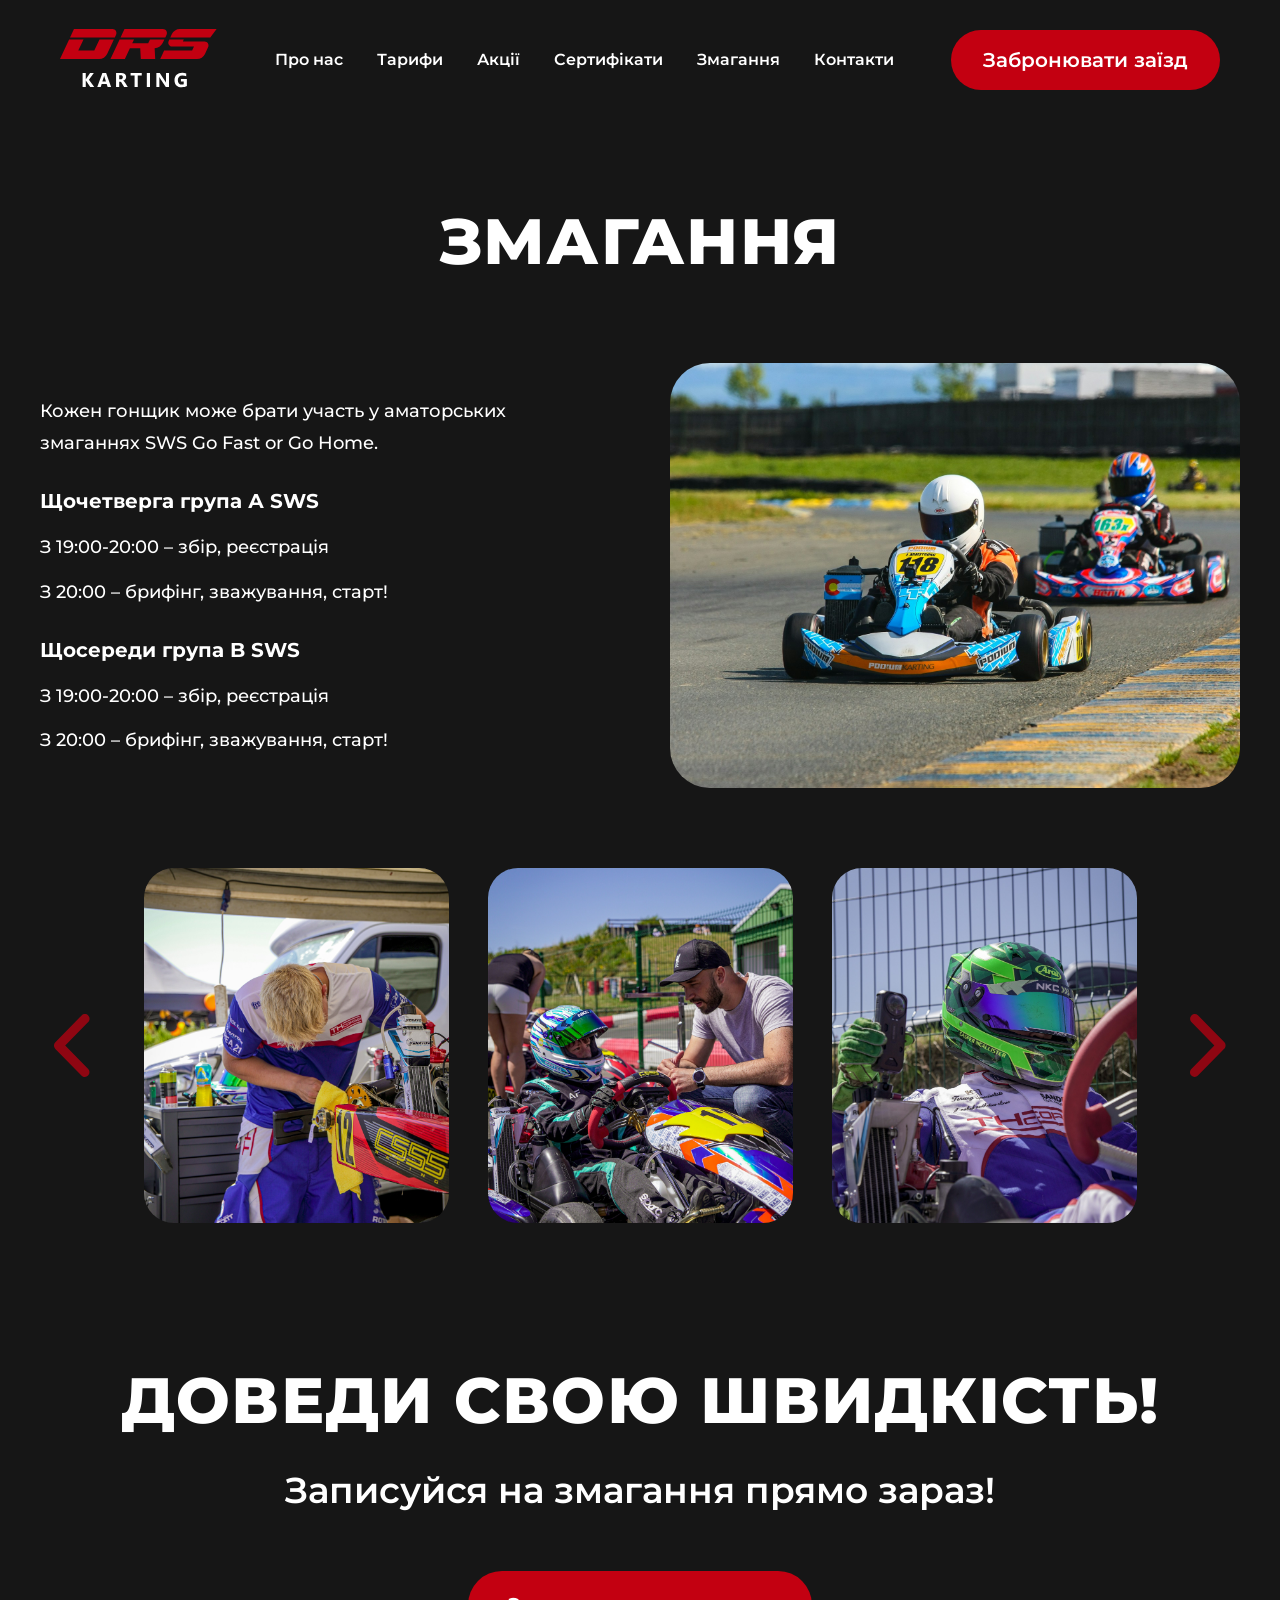
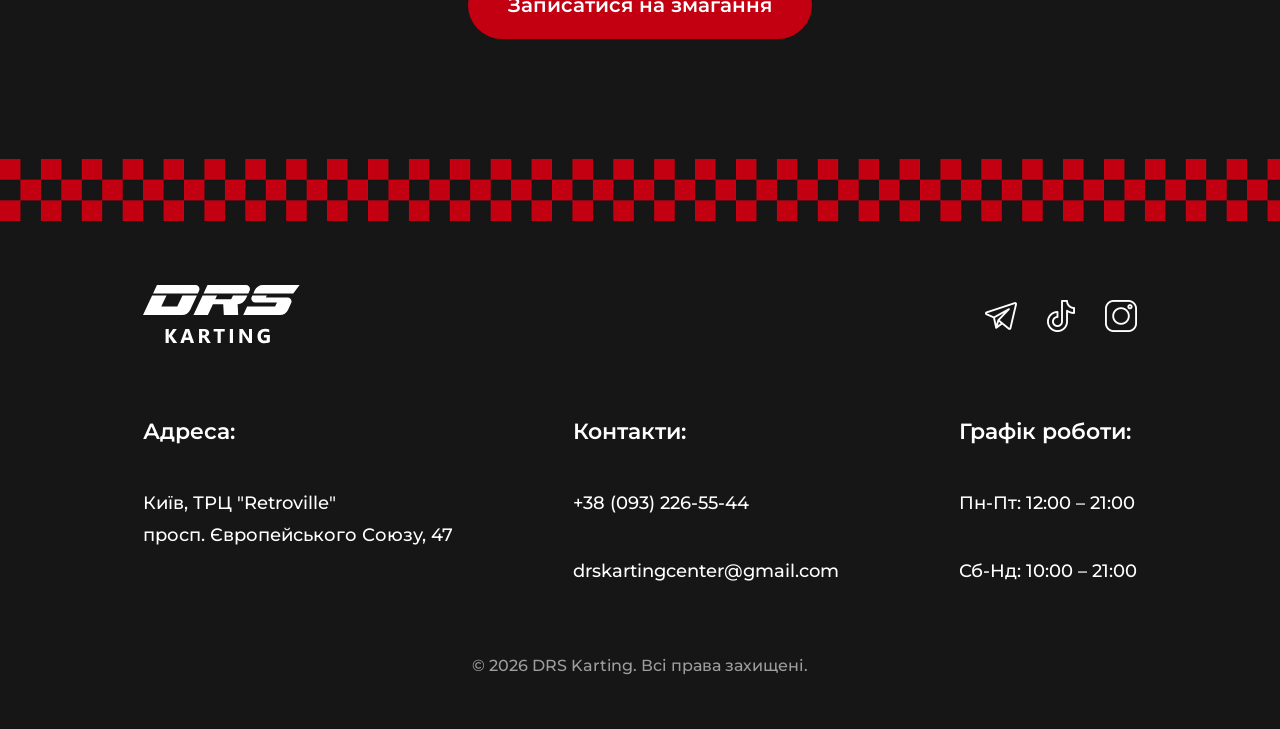
<file: pages/competitions.html>
<!DOCTYPE html>
<html lang="uk">
<head>
    <meta charset="UTF-8">
    <meta name="viewport" content="width=device-width, initial-scale=1.0">
    <title>Змагання з картингу в Києві | DRS Karting Київ</title>
    <link rel="stylesheet" href="../css/style.css">
    <link rel="icon" href="../images/logo/logo-favicon.svg" type="image/svg+xml">
    <link rel="preconnect" href="https://fonts.googleapis.com">
    <link rel="preconnect" href="https://fonts.gstatic.com" crossorigin>
    <link href="https://fonts.googleapis.com/css2?family=Montserrat:ital,wght@0,100..900;1,100..900&display=swap" rel="stylesheet">
</head>
<body>
    <header class="header">
        <div class="header__container">
            <a href="../index.html" class="header__logo">
                <img src="../images/logo/logo-header.svg" alt="DRS Karting логотип">
            </a>

            <nav class="header__nav">
                <ul class="header__nav-list">
                    <li><a href="./about.html">Про нас</a></li>
                    <li><a href="./prices.html">Тарифи</a></li>
                    <li><a href="./promotions.html">Акції</a></li>
                    <li><a href="./certificates.html">Сертифікати</a></li>
                    <li><a href="./competitions.html">Змагання</a></li>
                    <li><a href="./contacts.html">Контакти</a></li>
                </ul>
            </nav>

            <a href="./reservation.html" class="btn header__btn">Забронювати заїзд</a>
        </div>
    </header>

    <section class="section title">
        <h1 class="page__title">Змагання</h1>
    </section>

    <section class="section">
        <div class="competitions__content">
            <div class="competitions__info">
                <p>Кожен гонщик може брати участь у аматорських змаганнях SWS Go Fast or Go Home.</p>

                <div class="competitions__info-block">
                    <h3>Щочетверга група А SWS</h3>
                    <p>З 19:00-20:00 – збір, реєстрація</p>
                    <p>З 20:00 – брифінг, зважування, старт!</p>
                </div>

                <div class="competitions__info-block">
                    <h3>Щосереди група B SWS</h3>
                    <p>З 19:00-20:00 – збір, реєстрація</p>
                    <p>З 20:00 – брифінг, зважування, старт!</p>
                </div>
            </div>

            <div class="competitions__img">
                <img src="../images/photos/gallery-photo-1.jpg" alt="Змагання">
            </div>
        </div>

        <div class="slider">
            <button class="slider__btn slider__btn-prev">
                <img src="../images/icons/arrow-left-icon.svg" alt="Попереднє фото">
            </button>

            <div class="slider__wrapper">
                <div class="slider__track">
                    <div class="slider__item">
                        <img class="slider__img" src="../images/photos/competitions-photo-1.jpg" alt="Фото змагань 1">
                    </div>

                    <div class="slider__item">
                        <img class="slider__img" src="../images/photos/competitions-photo-2.jpg" alt="Фото змагань 2">
                    </div>

                    <div class="slider__item">
                        <img class="slider__img" src="../images/photos/competitions-photo-3.jpg" alt="Фото змагань 3">
                    </div>

                    <div class="slider__item">
                        <img class="slider__img" src="../images/photos/competitions-photo-4.jpg" alt="Фото змагань 4">
                    </div>

                    <div class="slider__item">
                        <img class="slider__img" src="../images/photos/competitions-photo-5.jpg" alt="Фото змагань 5">
                    </div>

                    <div class="slider__item">
                        <img class="slider__img" src="../images/photos/competitions-photo-6.jpg" alt="Фото змагань 6">
                    </div>
                </div>
            </div>

            <button class="slider__btn slider__btn-next">
                <img src="../images/icons/arrow-right-icon.svg" alt="Наступне фото">
            </button>
        </div>
    </section>

    <section class="section cta">
        <h2 class="cta__title">Доведи свою швидкість!</h2>
        <p class="cta__subtitle">Записуйся на змагання прямо зараз!</p>
        <a href="tel:+380932265544" class="btn btn-primary">Записатися на змагання</a>
    </section>

    <footer class="footer">
        <img class="footer__finish-line" src="../images/photos/finish-line.png" alt="Декоративна фінішна смуга">

        <div class="footer__content">
            <div class="footer__links">
                <a href="../index.html" class="footer__logo">
                    <img src="../images/logo/logo-footer.svg" alt="DRS Karting логотип">
                </a>

                <div class="footer__network">
                    <a href="#" class="footer__network-icon">
                        <img src="../images/icons/telegram-icon.svg" alt="Telegram">
                    </a>

                    <a href="#" class="footer__network-icon">
                        <img src="../images/icons/tik-tok-icon.svg" alt="TikTok">
                    </a>

                    <a href="#" class="footer__network-icon">
                        <img src="../images/icons/instagram-icon.svg" alt="Instagram">
                    </a>
                </div>
            </div>

            <div class="footer__contacts">
                <div class="footer__contacts-block">
                    <span class="footer__contacts-title">Адреса:</span>
                    <span class="footer__contacts-text">Київ, ТРЦ "Retroville"<br>просп. Європейського Союзу, 47</span>
                </div>

                <div class="footer__contacts-block">
                    <span class="footer__contacts-title">Контакти:</span>
                    <span class="footer__contacts-text">+38 (093) 226-55-44</span>
                    <span class="footer__contacts-text">drskartingcenter@gmail.com</span>
                </div>

                <div class="footer__contacts-block">
                    <span class="footer__contacts-title">Графік роботи:</span>
                    <span class="footer__contacts-text">Пн-Пт: 12:00 – 21:00</span>
                    <span class="footer__contacts-text">Сб-Нд: 10:00 – 21:00</span>
                </div>
            </div>

            <p class="footer__copyright">© 2026 DRS Karting. Всі права захищені.</p>
        </div>
    </footer>

    <script src="../js/slider.js"></script>
</body>
</html>
</file>
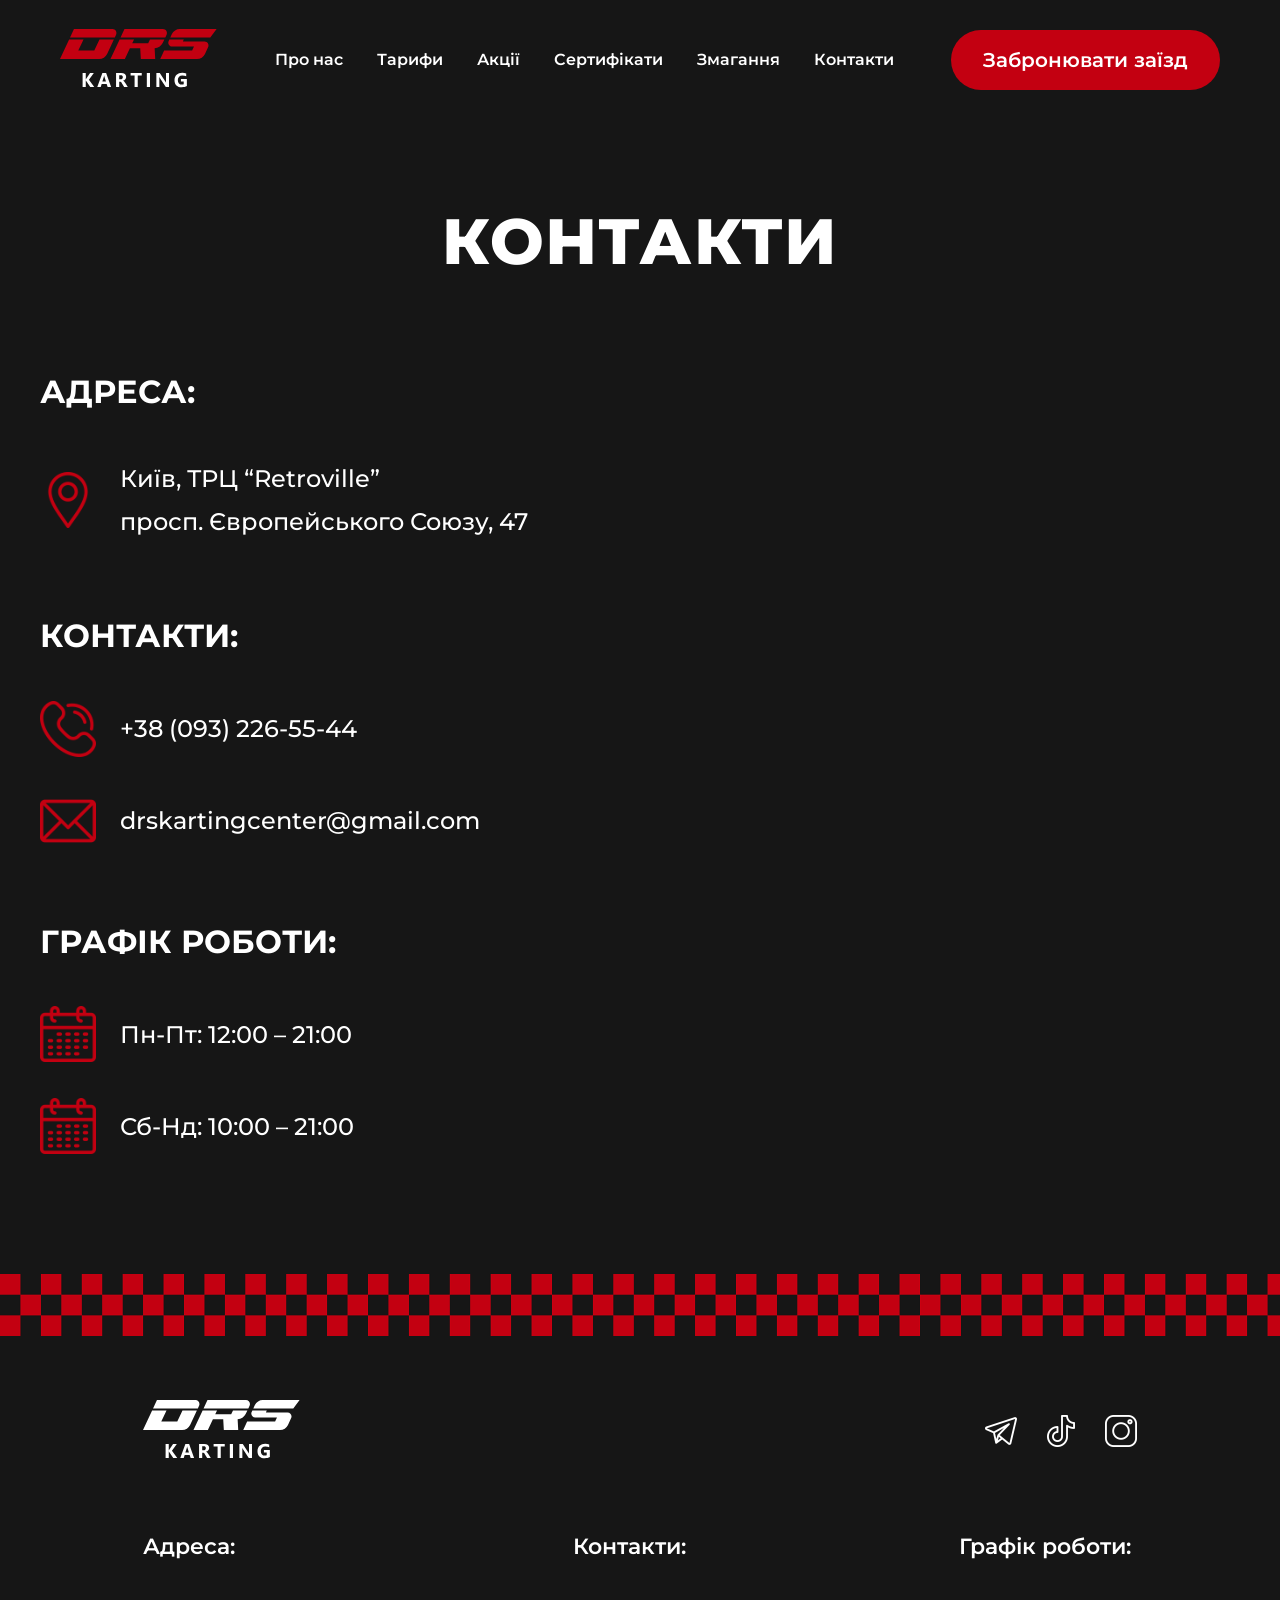
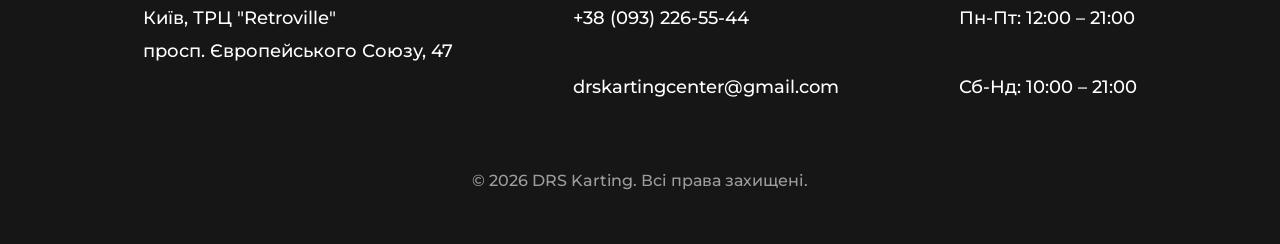
<file: pages/contacts.html>
<!DOCTYPE html>
<html lang="uk">
<head>
    <meta charset="UTF-8">
    <meta name="viewport" content="width=device-width, initial-scale=1.0">
    <title>Контакти | DRS Karting Київ</title>
    <link rel="stylesheet" href="../css/style.css">
    <link rel="icon" href="../images/logo/logo-favicon.svg" type="image/svg+xml">
    <link rel="preconnect" href="https://fonts.googleapis.com">
    <link rel="preconnect" href="https://fonts.gstatic.com" crossorigin>
    <link href="https://fonts.googleapis.com/css2?family=Montserrat:ital,wght@0,100..900;1,100..900&display=swap" rel="stylesheet">
</head>
<body>
    <header class="header">
        <div class="header__container">
            <a href="../index.html" class="header__logo">
                <img src="../images/logo/logo-header.svg" alt="DRS Karting логотип">
            </a>

            <nav class="header__nav">
                <ul class="header__nav-list">
                    <li><a href="./about.html">Про нас</a></li>
                    <li><a href="./prices.html">Тарифи</a></li>
                    <li><a href="./promotions.html">Акції</a></li>
                    <li><a href="./certificates.html">Сертифікати</a></li>
                    <li><a href="./competitions.html">Змагання</a></li>
                    <li><a href="./contacts.html">Контакти</a></li>
                </ul>
            </nav>

            <a href="./reservation.html" class="btn header__btn">Забронювати заїзд</a>
        </div>
    </header>

    <section class="section title">
        <h1 class="page__title">Контакти</h1>
    </section>

    <section class="section">
        <div class="contacts__content">
            <div class="contacts__info">
                <div class="contacts__block">
                    <h3 class="contacts__subtitle">Адреса:</h3>

                    <div class="contacts__item">
                        <img class="contacts__item-icon" src="../images/icons/location-icon.svg" alt="Локація">
                        <p class="contacts__item-text">Київ, ТРЦ “Retroville”<br>просп. Європейського Союзу, 47</p>
                    </div>
                </div>

                <div class="contacts__block">
                    <h3 class="contacts__subtitle">Контакти:</h3>

                    <div class="contacts__item">
                        <img class="contacts__item-icon" src="../images/icons/phone-icon.svg" alt="Телефон">
                        <a class="contacts__item-text" href="tel:+380932265544">+38 (093) 226-55-44</a>
                    </div>

                    <div class="contacts__item">
                        <img class="contacts__item-icon" src="../images/icons/mail-icon.svg" alt="Email">
                        <a class="contacts__item-text" href="mailto:drskartingcenter@gmail.com">drskartingcenter@gmail.com</a>
                    </div>
                </div>

                <div class="contacts__block">
                    <h3 class="contacts__subtitle">Графік роботи:</h3>

                    <div class="contacts__item">
                        <img class="contacts__item-icon" src="../images/icons/calendar-icon.svg" alt="Графік">
                        <p class="contacts__item-text">Пн-Пт: 12:00 – 21:00</p>
                    </div>

                    <div class="contacts__item">
                        <img class="contacts__item-icon" src="../images/icons/calendar-icon.svg" alt="Графік">
                        <p class="contacts__item-text">Сб-Нд: 10:00 – 21:00</p>
                    </div>
                </div>
            </div>

            <div class="contacts__map">
                <iframe
                    src="https://www.google.com/maps/embed?pb=!1m18!1m12!1m3!1d2537.6457345749986!2d30.413880676406954!3d50.50355087160234!2m3!1f0!2f0!3f0!3m2!1i1024!2i768!4f13.1!3m3!1m2!1s0x40d4cd6ec5a66665%3A0x7eb8d3c45222c2d5!2z0KDQtdGC0YDQvtCy0ZbQu9GM!5e0!3m2!1suk!2sua!4v1777073135711!5m2!1suk!2sua"
                    width="100%"
                    height="100%"
                    style="border:0;"
                    allowfullscreen=""
                    loading="lazy"
                    referrerpolicy="no-referrer-when-downgrade">
                </iframe>
            </div>
        </div>
    </section>

    <footer class="footer">
        <img class="footer__finish-line" src="../images/photos/finish-line.png" alt="Декоративна фінішна смуга">

        <div class="footer__content">
            <div class="footer__links">
                <a href="../index.html" class="footer__logo">
                    <img src="../images/logo/logo-footer.svg" alt="DRS Karting логотип">
                </a>

                <div class="footer__network">
                    <a href="#" class="footer__network-icon">
                        <img src="../images/icons/telegram-icon.svg" alt="Telegram">
                    </a>

                    <a href="#" class="footer__network-icon">
                        <img src="../images/icons/tik-tok-icon.svg" alt="TikTok">
                    </a>

                    <a href="#" class="footer__network-icon">
                        <img src="../images/icons/instagram-icon.svg" alt="Instagram">
                    </a>
                </div>
            </div>

            <div class="footer__contacts">
                <div class="footer__contacts-block">
                    <span class="footer__contacts-title">Адреса:</span>
                    <span class="footer__contacts-text">Київ, ТРЦ "Retroville"<br>просп. Європейського Союзу, 47</span>
                </div>

                <div class="footer__contacts-block">
                    <span class="footer__contacts-title">Контакти:</span>
                    <span class="footer__contacts-text">+38 (093) 226-55-44</span>
                    <span class="footer__contacts-text">drskartingcenter@gmail.com</span>
                </div>

                <div class="footer__contacts-block">
                    <span class="footer__contacts-title">Графік роботи:</span>
                    <span class="footer__contacts-text">Пн-Пт: 12:00 – 21:00</span>
                    <span class="footer__contacts-text">Сб-Нд: 10:00 – 21:00</span>
                </div>
            </div>

            <p class="footer__copyright">© 2026 DRS Karting. Всі права захищені.</p>
        </div>
    </footer>
</body>
</html>
</file>
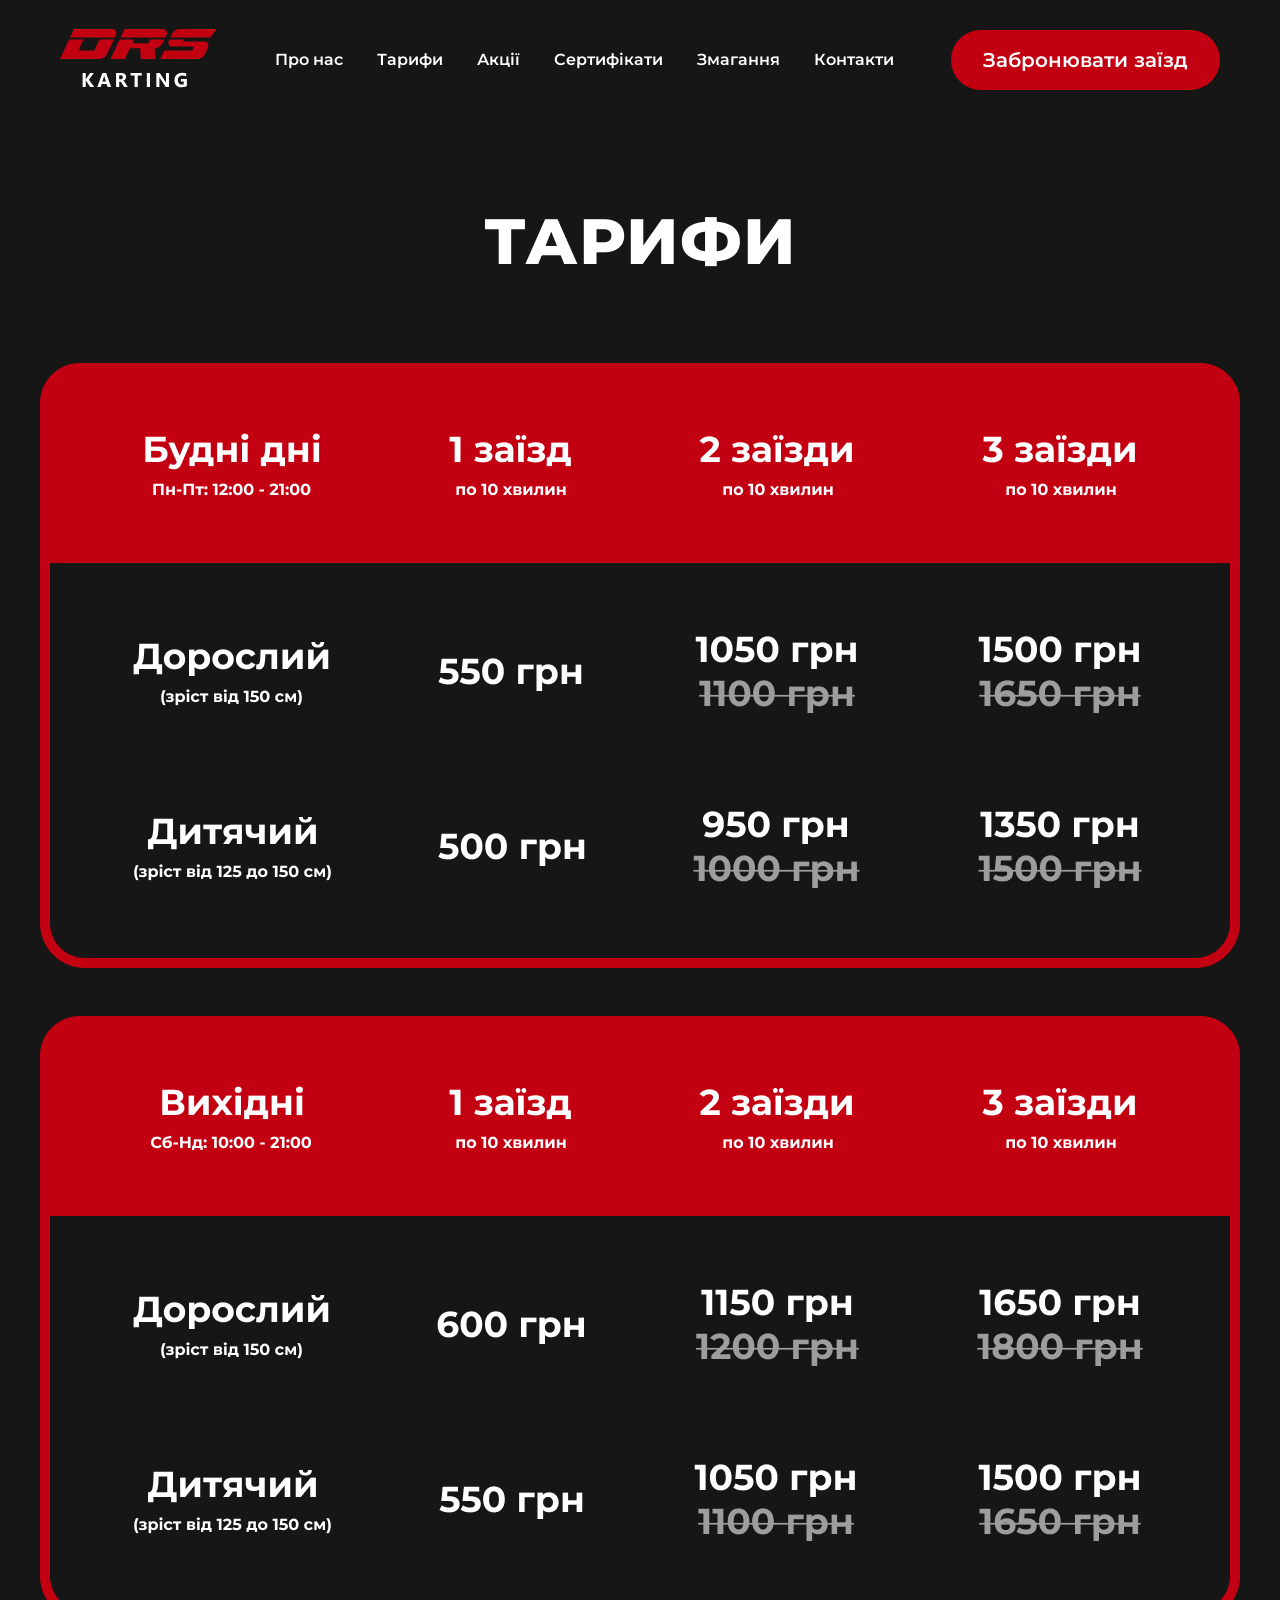
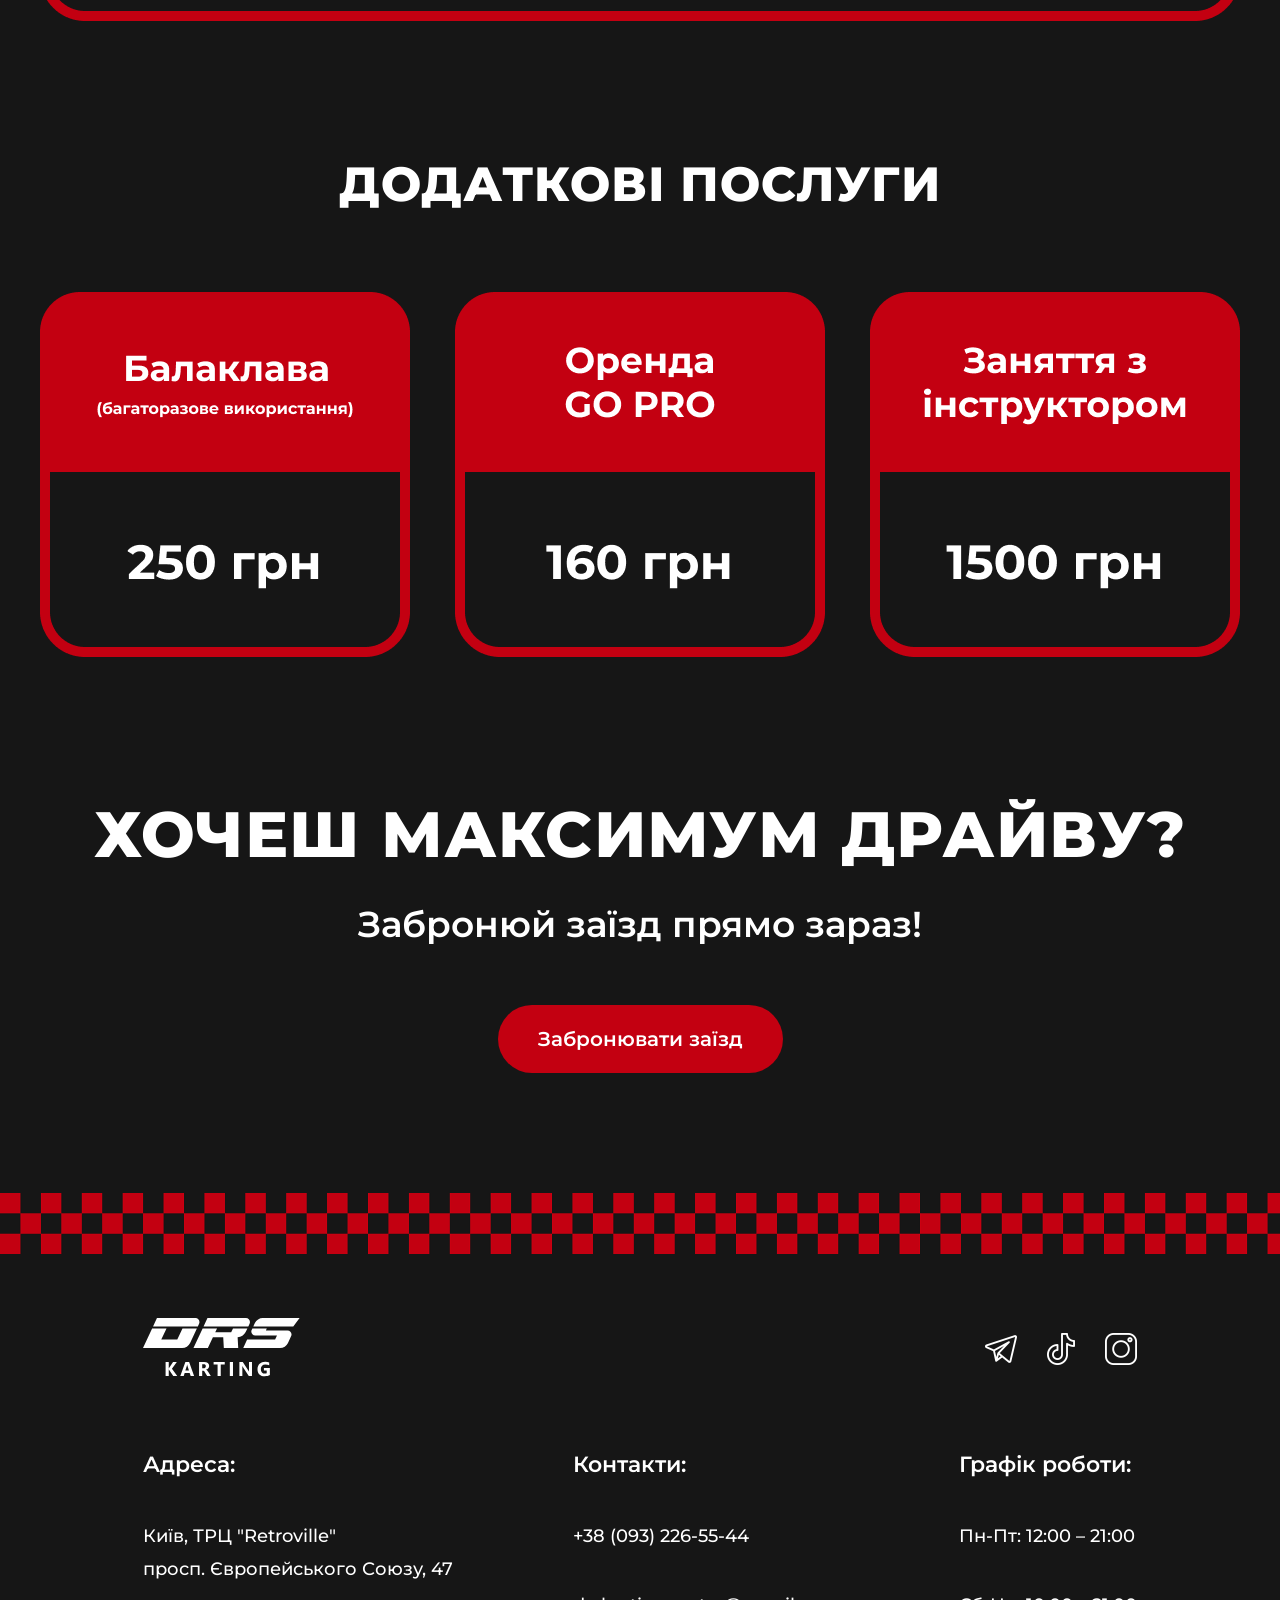
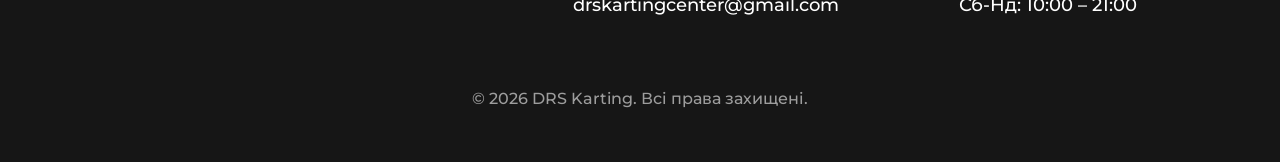
<file: pages/prices.html>
<!DOCTYPE html>
<html lang="uk">
<head>
    <meta charset="UTF-8">
    <meta name="viewport" content="width=device-width, initial-scale=1.0">
    <title>Ціни на картинг у Києві | DRS Karting Київ</title>
    <link rel="stylesheet" href="../css/style.css">
    <link rel="icon" href="../images/logo/logo-favicon.svg" type="image/svg+xml">
    <link rel="preconnect" href="https://fonts.googleapis.com">
    <link rel="preconnect" href="https://fonts.gstatic.com" crossorigin>
    <link href="https://fonts.googleapis.com/css2?family=Montserrat:ital,wght@0,100..900;1,100..900&display=swap" rel="stylesheet">
</head>
<body>
    <header class="header">
        <div class="header__container">
            <a href="../index.html" class="header__logo">
                <img src="../images/logo/logo-header.svg" alt="DRS Karting логотип">
            </a>

            <nav class="header__nav">
                <ul class="header__nav-list">
                    <li><a href="./about.html">Про нас</a></li>
                    <li><a href="./prices.html">Тарифи</a></li>
                    <li><a href="./promotions.html">Акції</a></li>
                    <li><a href="./certificates.html">Сертифікати</a></li>
                    <li><a href="./competitions.html">Змагання</a></li>
                    <li><a href="./contacts.html">Контакти</a></li>
                </ul>
            </nav>

            <a href="./reservation.html" class="btn header__btn">Забронювати заїзд</a>
        </div>
    </header>

    <section class="section title">
        <h1 class="page__title">Тарифи</h1>
    </section>

    <section class="section">
        <div class="price__tables">
            <img src="../images/photos/price-list-weekdays.png" alt="Тарифи в будні дні">
            <img src="../images/photos/price-list-weekend.png" alt="Тарифи у вихідні дні">
        </div>
    </section>

    <section class="section">
        <h2 class="section__title">Додаткові послуги</h2>

        <div class="price__cards">
            <div class="price__card">
                <img class="price__card-img" src="../images/photos/additional-service-1.png" alt="Багаторазова балаклава">
            </div>

            <div class="price__card">
                <img class="price__card-img" src="../images/photos/additional-service-2.png" alt="Оренда GO PRO">
            </div>

            <div class="price__card">
                <img class="price__card-img" src="../images/photos/additional-service-3.png" alt="Заняття з інструктором">
            </div>
        </div>
    </section>

    <section class="section cta">
        <h2 class="cta__title">Хочеш максимум драйву?</h2>
        <p class="cta__subtitle">Забронюй заїзд прямо зараз!</p>
        <a href="./reservation.html" class="btn btn-primary">Забронювати заїзд</a>
    </section>

    <footer class="footer">
        <img class="footer__finish-line" src="../images/photos/finish-line.png" alt="Декоративна фінішна смуга">

        <div class="footer__content">
            <div class="footer__links">
                <a href="../index.html" class="footer__logo">
                    <img src="../images/logo/logo-footer.svg" alt="DRS Karting логотип">
                </a>

                <div class="footer__network">
                    <a href="#" class="footer__network-icon">
                        <img src="../images/icons/telegram-icon.svg" alt="Telegram">
                    </a>

                    <a href="#" class="footer__network-icon">
                        <img src="../images/icons/tik-tok-icon.svg" alt="TikTok">
                    </a>

                    <a href="#" class="footer__network-icon">
                        <img src="../images/icons/instagram-icon.svg" alt="Instagram">
                    </a>
                </div>
            </div>

            <div class="footer__contacts">
                <div class="footer__contacts-block">
                    <span class="footer__contacts-title">Адреса:</span>
                    <span class="footer__contacts-text">Київ, ТРЦ "Retroville"<br>просп. Європейського Союзу, 47</span>
                </div>

                <div class="footer__contacts-block">
                    <span class="footer__contacts-title">Контакти:</span>
                    <span class="footer__contacts-text">+38 (093) 226-55-44</span>
                    <span class="footer__contacts-text">drskartingcenter@gmail.com</span>
                </div>

                <div class="footer__contacts-block">
                    <span class="footer__contacts-title">Графік роботи:</span>
                    <span class="footer__contacts-text">Пн-Пт: 12:00 – 21:00</span>
                    <span class="footer__contacts-text">Сб-Нд: 10:00 – 21:00</span>
                </div>
            </div>

            <p class="footer__copyright">© 2026 DRS Karting. Всі права захищені.</p>
        </div>
    </footer>
</body>
</html>
</file>
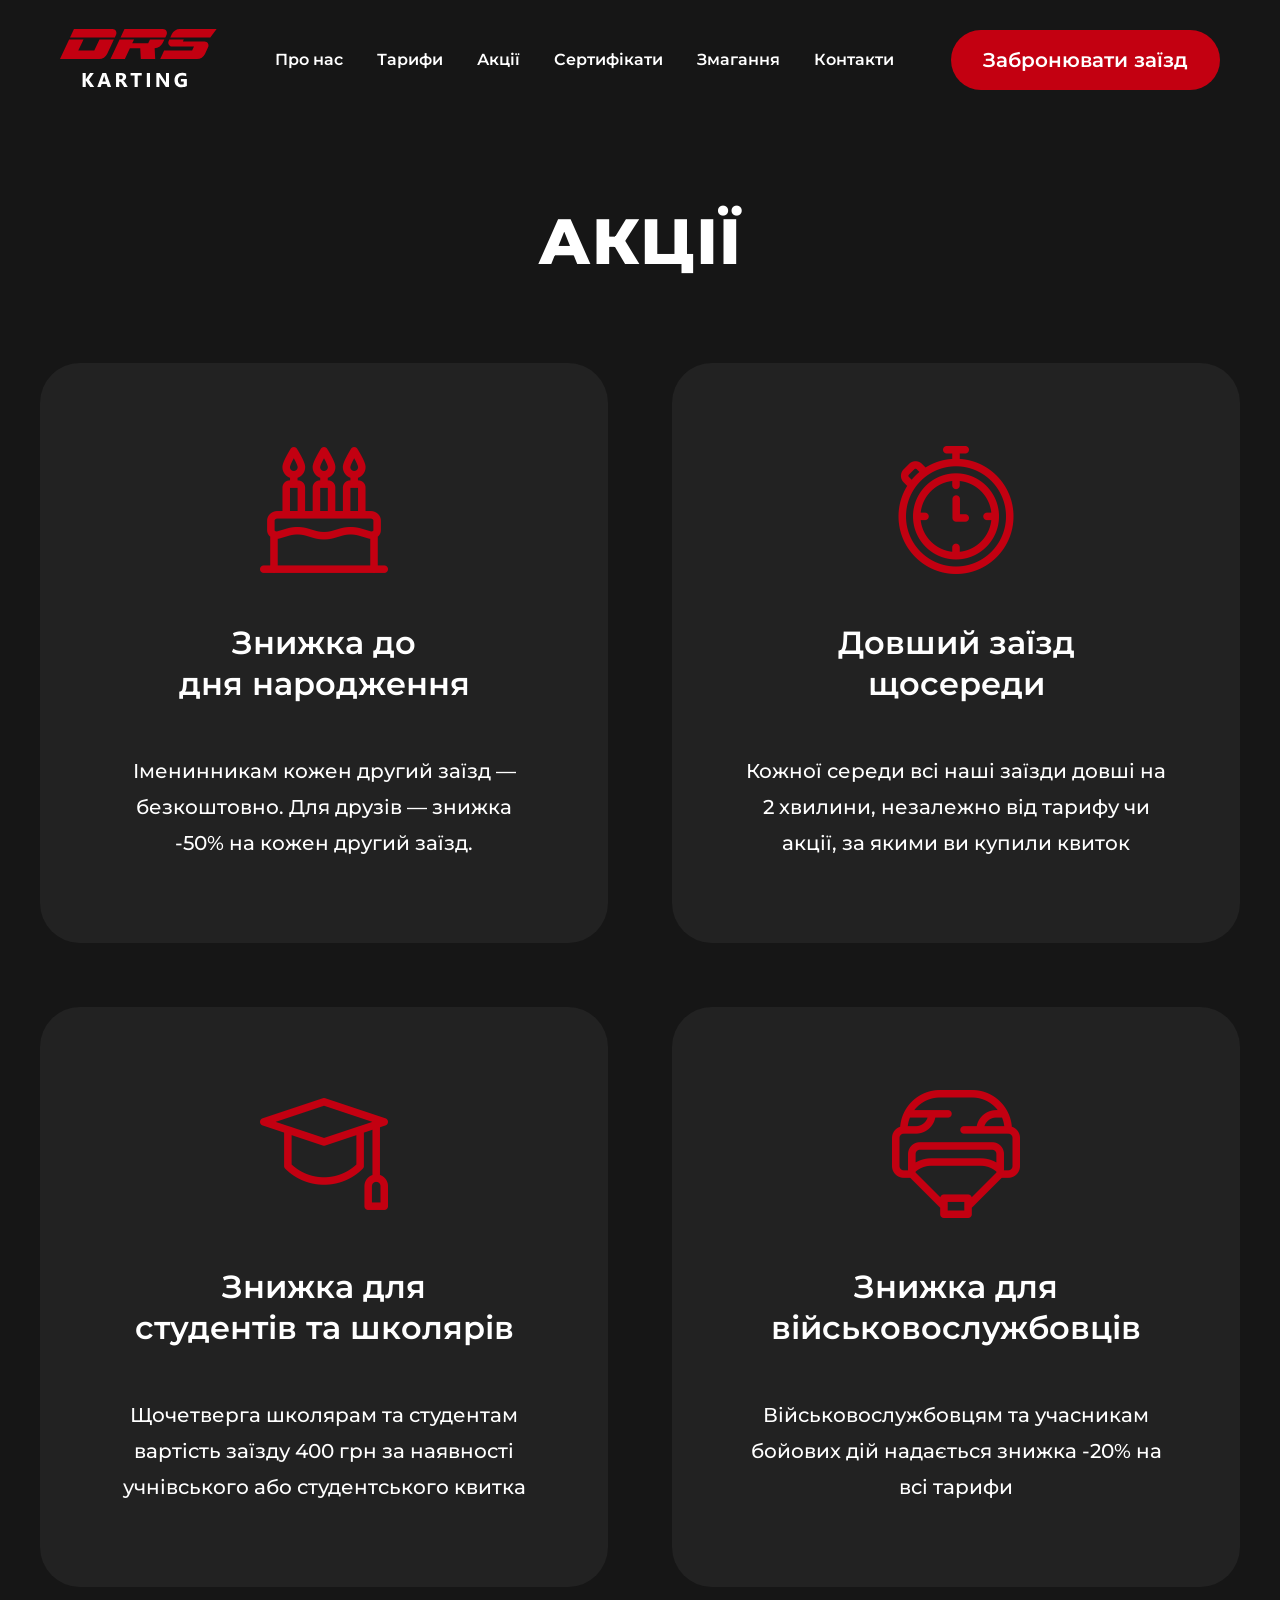
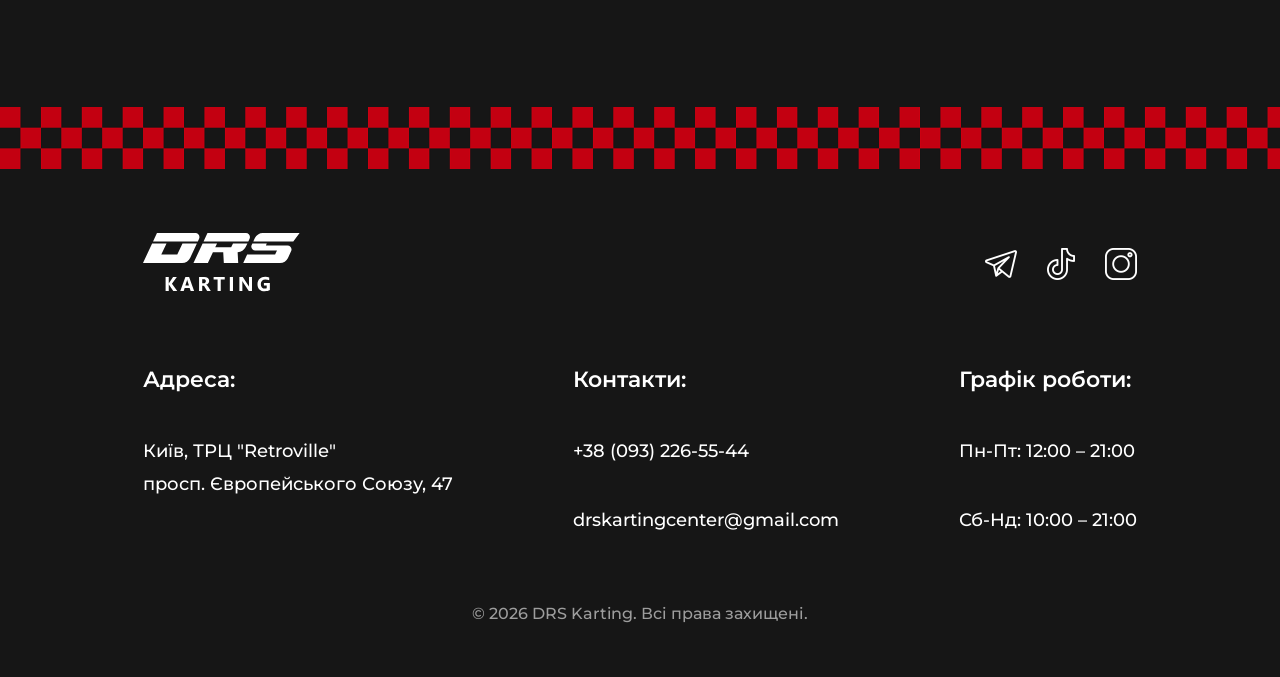
<file: pages/promotions.html>
<!DOCTYPE html>
<html lang="uk">
<head>
    <meta charset="UTF-8">
    <meta name="viewport" content="width=device-width, initial-scale=1.0">
    <title>Акції та знижки на картинг | DRS Karting Київ</title>
    <link rel="stylesheet" href="../css/style.css">
    <link rel="icon" href="../images/logo/logo-favicon.svg" type="image/svg+xml">
    <link rel="preconnect" href="https://fonts.googleapis.com">
    <link rel="preconnect" href="https://fonts.gstatic.com" crossorigin>
    <link href="https://fonts.googleapis.com/css2?family=Montserrat:ital,wght@0,100..900;1,100..900&display=swap" rel="stylesheet">
</head>
<body>
    <header class="header">
        <div class="header__container">
            <a href="../index.html" class="header__logo">
                <img src="../images/logo/logo-header.svg" alt="DRS Karting логотип">
            </a>

            <nav class="header__nav">
                <ul class="header__nav-list">
                    <li><a href="./about.html">Про нас</a></li>
                    <li><a href="./prices.html">Тарифи</a></li>
                    <li><a href="./promotions.html">Акції</a></li>
                    <li><a href="./certificates.html">Сертифікати</a></li>
                    <li><a href="./competitions.html">Змагання</a></li>
                    <li><a href="./contacts.html">Контакти</a></li>
                </ul>
            </nav>

            <a href="./reservation.html" class="btn header__btn">Забронювати заїзд</a>
        </div>
    </header>

    <section class="section title">
        <h1 class="page__title">Акції</h1>
    </section>

    <section class="section">
        <div class="promotions__grid">
            <div class="promotion__card">
                <div class="promotion__card-content">
                    <img class="promotion__icon" src="../images/icons/birthday-icon.svg" alt="Знижка до дня народження">
                    <h3 class="promotion__title">Знижка до<br>дня народження</h3>
                    <p class="promotion__text">
                        Іменинникам кожен другий заїзд — безкоштовно. Для друзів — знижка -50% на кожен другий заїзд.
                    </p>
                </div>
            </div>

            <div class="promotion__card">
                <div class="promotion__card-content">
                    <img class="promotion__icon" src="../images/icons/chronometer-icon.svg" alt="Довший заїзд щосереди">
                    <h3 class="promotion__title">Довший заїзд<br>щосереди</h3>
                    <p class="promotion__text">
                        Кожної середи всі наші заїзди довші на 2 хвилини, незалежно від тарифу чи акції, за якими ви купили квиток
                    </p>
                </div>
            </div>

            <div class="promotion__card">
                <div class="promotion__card-content">
                    <img class="promotion__icon" src="../images/icons/education-icon.svg" alt="Знижка для студентів та школярів">
                    <h3 class="promotion__title">Знижка для<br>студентів та школярів</h3>
                    <p class="promotion__text">
                        Щочетверга школярам та студентам вартість заїзду 400 грн за наявності учнівського або студентського квитка
                    </p>
                </div>
            </div>

            <div class="promotion__card">
                <div class="promotion__card-content">
                    <img class="promotion__icon" src="../images/icons/military-icon.svg" alt="Знижка для військовослужбовців">
                    <h3 class="promotion__title">Знижка для<br>військовослужбовців</h3>
                    <p class="promotion__text">
                        Військовослужбовцям та учасникам бойових дій надається знижка -20% на всі тарифи
                    </p>
                </div>
            </div>
        </div>
    </section>

    <footer class="footer">
        <img class="footer__finish-line" src="../images/photos/finish-line.png" alt="Декоративна фінішна смуга">

        <div class="footer__content">
            <div class="footer__links">
                <a href="../index.html" class="footer__logo">
                    <img src="../images/logo/logo-footer.svg" alt="DRS Karting логотип">
                </a>

                <div class="footer__network">
                    <a href="#" class="footer__network-icon">
                        <img src="../images/icons/telegram-icon.svg" alt="Telegram">
                    </a>

                    <a href="#" class="footer__network-icon">
                        <img src="../images/icons/tik-tok-icon.svg" alt="TikTok">
                    </a>

                    <a href="#" class="footer__network-icon">
                        <img src="../images/icons/instagram-icon.svg" alt="Instagram">
                    </a>
                </div>
            </div>

            <div class="footer__contacts">
                <div class="footer__contacts-block">
                    <span class="footer__contacts-title">Адреса:</span>
                    <span class="footer__contacts-text">Київ, ТРЦ "Retroville"<br>просп. Європейського Союзу, 47</span>
                </div>

                <div class="footer__contacts-block">
                    <span class="footer__contacts-title">Контакти:</span>
                    <span class="footer__contacts-text">+38 (093) 226-55-44</span>
                    <span class="footer__contacts-text">drskartingcenter@gmail.com</span>
                </div>

                <div class="footer__contacts-block">
                    <span class="footer__contacts-title">Графік роботи:</span>
                    <span class="footer__contacts-text">Пн-Пт: 12:00 – 21:00</span>
                    <span class="footer__contacts-text">Сб-Нд: 10:00 – 21:00</span>
                </div>
            </div>

            <p class="footer__copyright">© 2026 DRS Karting. Всі права захищені.</p>
        </div>
    </footer>
</body>
</html>
</file>
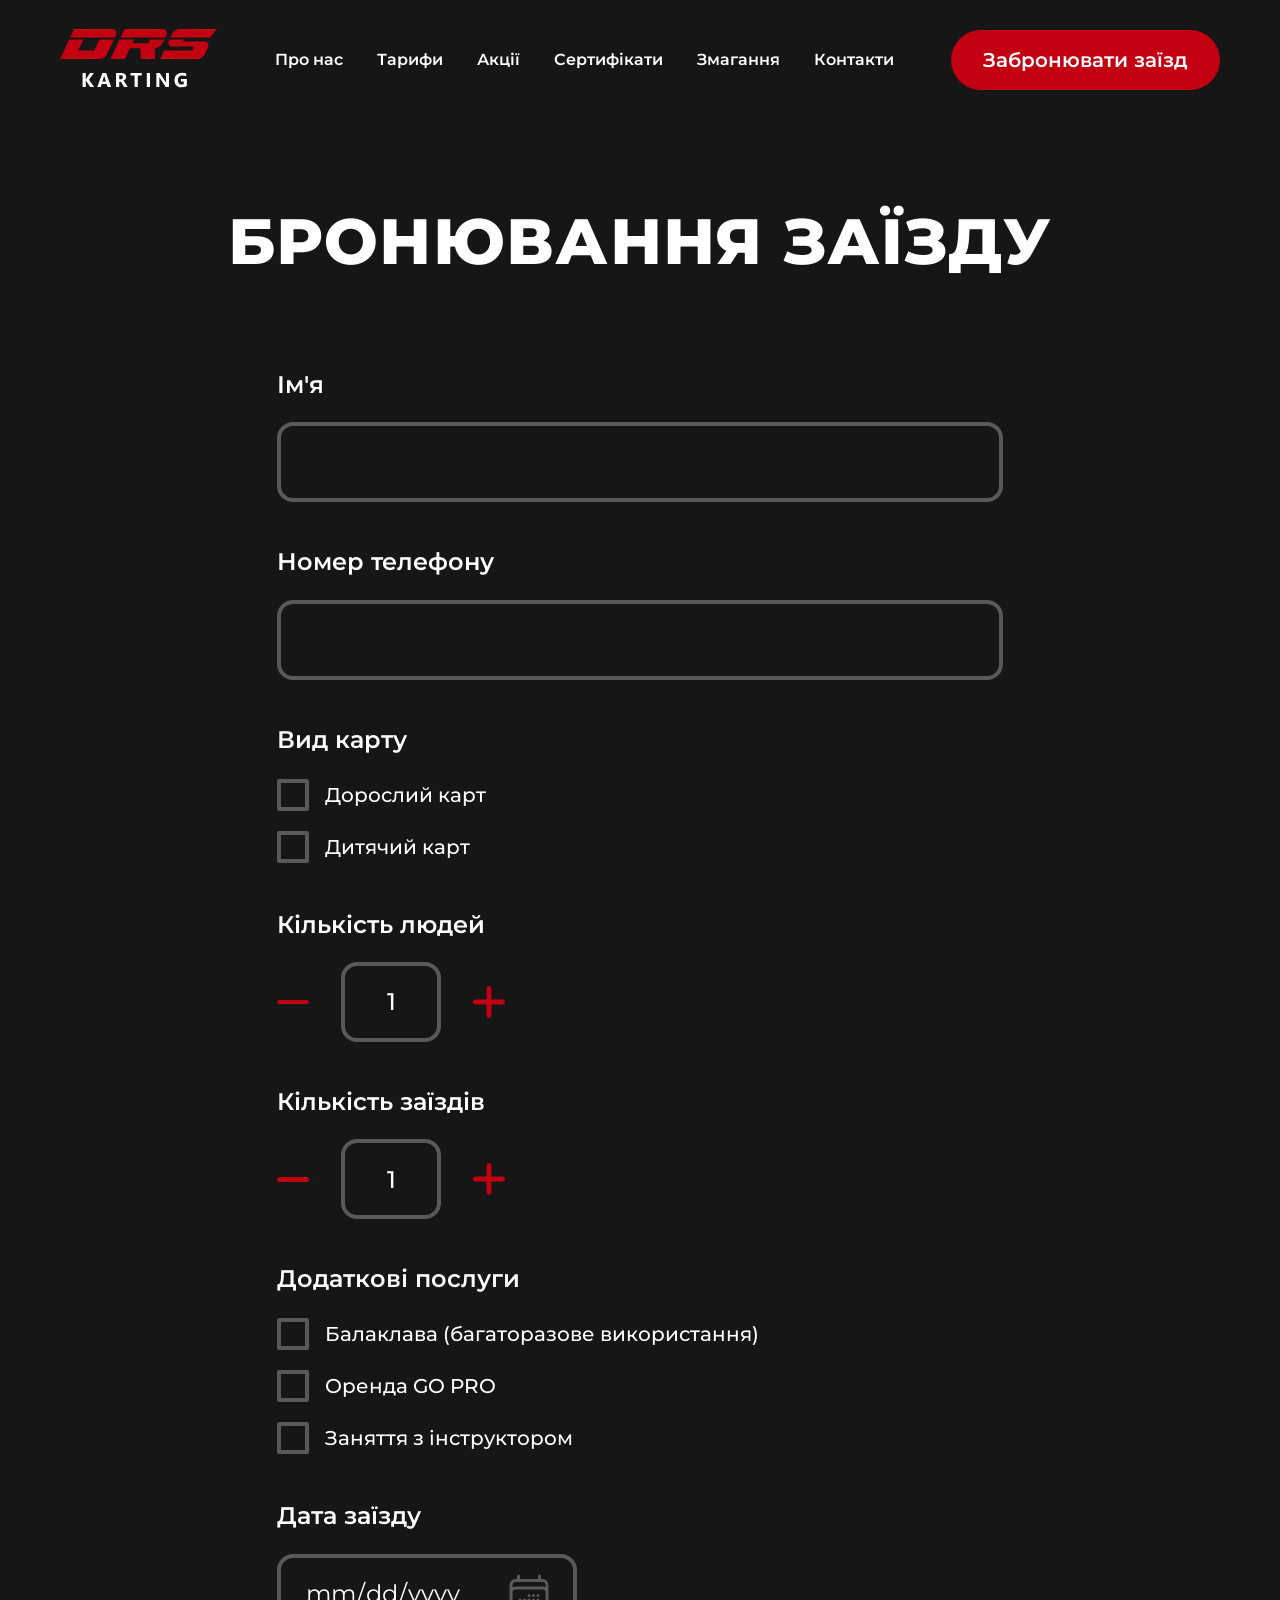
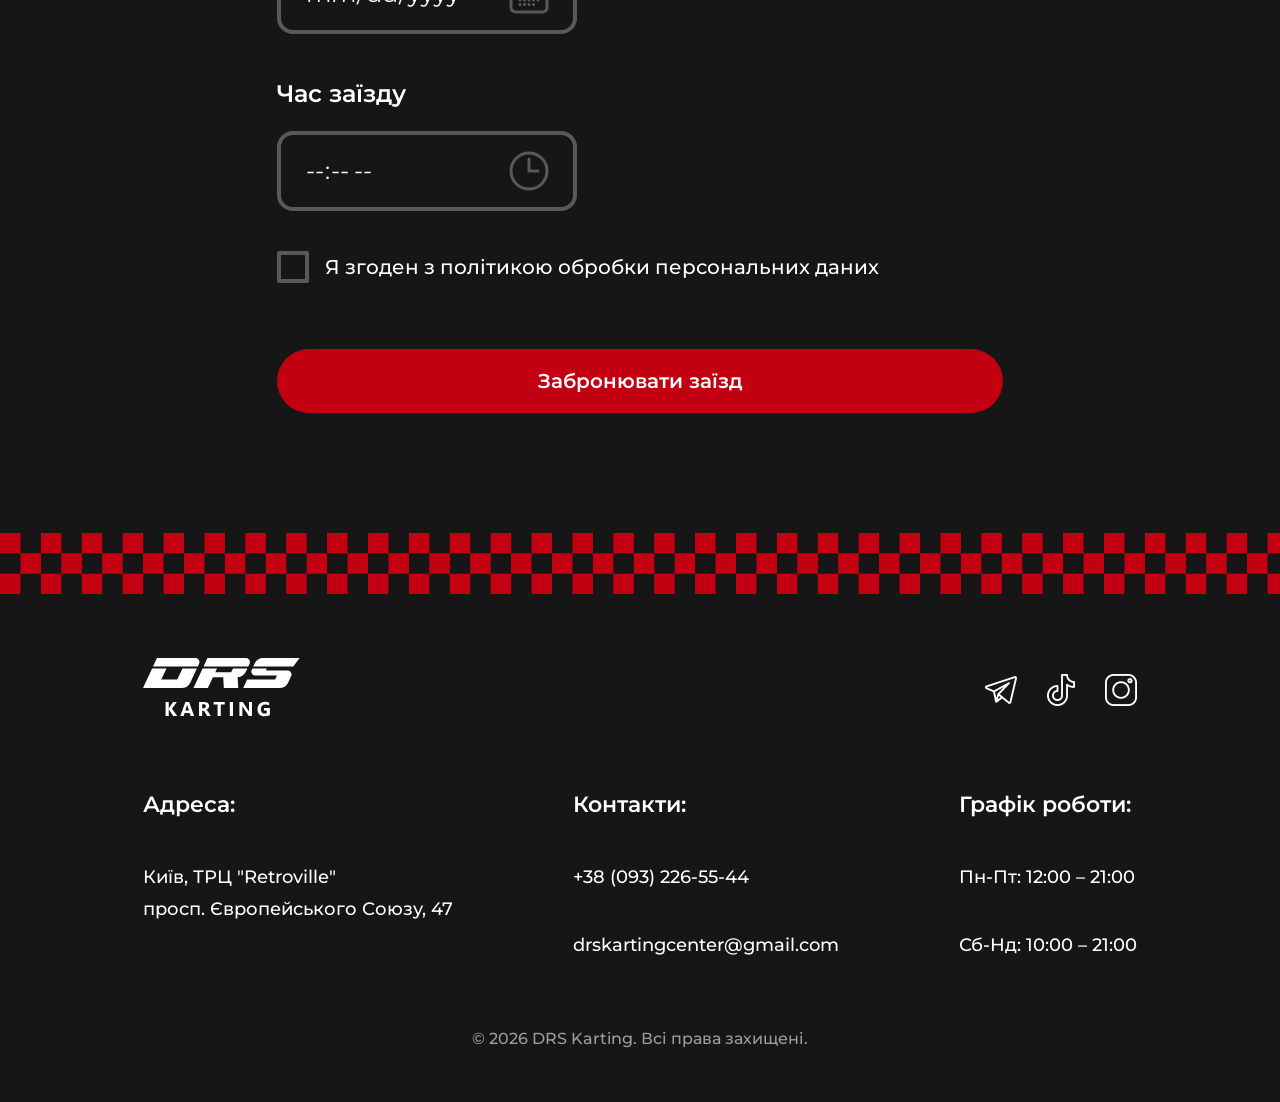
<file: pages/reservation.html>
<!DOCTYPE html>
<html lang="uk">
<head>
    <meta charset="UTF-8">
    <meta name="viewport" content="width=device-width, initial-scale=1.0">
    <title>Бронювання заїзду онлайн | DRS Karting Київ</title>
    <link rel="stylesheet" href="../css/style.css">
    <link rel="icon" href="../images/logo/logo-favicon.svg" type="image/svg+xml">
    <link rel="preconnect" href="https://fonts.googleapis.com">
    <link rel="preconnect" href="https://fonts.gstatic.com" crossorigin>
    <link href="https://fonts.googleapis.com/css2?family=Montserrat:ital,wght@0,100..900;1,100..900&display=swap" rel="stylesheet">
</head>
<body>
    <header class="header">
        <div class="header__container">
            <a href="../index.html" class="header__logo">
                <img src="../images/logo/logo-header.svg" alt="DRS Karting логотип">
            </a>

            <nav class="header__nav">
                <ul class="header__nav-list">
                    <li><a href="./about.html">Про нас</a></li>
                    <li><a href="./prices.html">Тарифи</a></li>
                    <li><a href="./promotions.html">Акції</a></li>
                    <li><a href="./certificates.html">Сертифікати</a></li>
                    <li><a href="./competitions.html">Змагання</a></li>
                    <li><a href="./contacts.html">Контакти</a></li>
                </ul>
            </nav>

            <a href="./reservation.html" class="btn header__btn">Забронювати заїзд</a>
        </div>
    </header>

    <section class="section title">
        <h1 class="page__title">Бронювання заїзду</h1>
    </section>

    <form class="reservation__form" method="post" action="#">
        <div class="field__group">
            <label class="field__label" for="name">Ім'я</label>
            <input class="form__field field__input" type="text" id="name" name="name" required>
        </div>

        <div class="field__group">
            <label class="field__label" for="phone">Номер телефону</label>
            <input class="form__field field__input" type="tel" id="phone" name="phone" required>
        </div>

        <div class="field__group">
            <span class="field__label">Вид карту</span>

            <div class="checkbox__list">
                <label class="checkbox__item">
                    <input type="checkbox" name="kart_type" value="adult">
                    <span>Дорослий карт</span>
                </label>

                <label class="checkbox__item">
                    <input type="checkbox" name="kart_type" value="child">
                    <span>Дитячий карт</span>
                </label>
            </div>
        </div>

        <div class="field__group">
            <span class="field__label">Кількість людей</span>

            <div class="counter">
                <button class="counter__btn counter__btn-minus" type="button">
                    <img class="counter__btn-icon" src="../images/icons/minus-icon.svg" alt="-">
                </button>

                <input class="counter__input" type="text" value="1" min="1" max="99" readonly>

                <button class="counter__btn counter__btn-plus" type="button">
                    <img class="counter__btn-icon" src="../images/icons/plus-icon.svg" alt="+">
                </button>
            </div>
        </div>

        <div class="field__group">
            <span class="field__label">Кількість заїздів</span>

            <div class="counter">
                <button class="counter__btn counter__btn-minus" type="button">
                    <img class="counter__btn-icon" src="../images/icons/minus-icon.svg" alt="-">
                </button>

                <input class="counter__input" type="text" value="1" min="1" max="99" readonly>

                <button class="counter__btn counter__btn-plus" type="button">
                    <img class="counter__btn-icon" src="../images/icons/plus-icon.svg" alt="+">
                </button>
            </div>
        </div>

        <div class="field__group">
            <span class="field__label">Додаткові послуги</span>

            <div class="checkbox__list">
                <label class="checkbox__item">
                    <input type="checkbox" name="services" value="balaclava">
                    <span>Балаклава (багаторазове використання)</span>
                </label>

                <label class="checkbox__item">
                    <input type="checkbox" name="services" value="camera">
                    <span>Оренда GO PRO</span>
                </label>

                <label class="checkbox__item">
                    <input type="checkbox" name="services" value="instructor">
                    <span>Заняття з інструктором</span>
                </label>
            </div>
        </div>

        <div class="field__group">
            <label class="field__label" for="race-date">Дата заїзду</label>
            <div class="field__input-wrapper">
                <input class="form__field field__input-date" type="date" id="race-date" name="race_date" required>
                <span class="field__icon">
                    <svg xmlns="http://www.w3.org/2000/svg" fill="none" viewBox="0 0 24 24" stroke-width="1.5" stroke="currentColor" class="size-6">
                        <path stroke-linecap="round" stroke-linejoin="round" d="M6.75 3v2.25M17.25 3v2.25M3 18.75V7.5a2.25 2.25 0 0 1 2.25-2.25h13.5A2.25 2.25 0 0 1 21 7.5v11.25m-18 0A2.25 2.25 0 0 0 5.25 21h13.5A2.25 2.25 0 0 0 21 18.75m-18 0v-7.5A2.25 2.25 0 0 1 5.25 9h13.5A2.25 2.25 0 0 1 21 11.25v7.5m-9-6h.008v.008H12v-.008ZM12 15h.008v.008H12V15Zm0 2.25h.008v.008H12v-.008ZM9.75 15h.008v.008H9.75V15Zm0 2.25h.008v.008H9.75v-.008ZM7.5 15h.008v.008H7.5V15Zm0 2.25h.008v.008H7.5v-.008Zm6.75-4.5h.008v.008h-.008v-.008Zm0 2.25h.008v.008h-.008V15Zm0 2.25h.008v.008h-.008v-.008Zm2.25-4.5h.008v.008H16.5v-.008Zm0 2.25h.008v.008H16.5V15Z" />
                    </svg>
                </span>
            </div>
        </div>

        <div class="field__group">
            <label class="field__label" for="race-time">Час заїзду</label>
            <div class="field__input-wrapper">
                <input class="form__field field__input-date" type="time" id="race-time" name="race_time" required>
                <span class="field__icon">
                    <svg xmlns="http://www.w3.org/2000/svg" fill="none" viewBox="0 0 24 24" stroke-width="1.5" stroke="currentColor" class="size-6">
                        <path stroke-linecap="round" stroke-linejoin="round" d="M12 6v6h4.5m4.5 0a9 9 0 1 1-18 0 9 9 0 0 1 18 0Z" />
                    </svg>
                </span>
            </div>
        </div>

        <label class="checkbox__item">
            <input type="checkbox" name="privacy" required>
            <span>Я згоден з політикою обробки персональних даних</span>
        </label>

        <button class="btn submit__btn" type="submit">Забронювати заїзд</button>
    </form>

    <footer class="footer">
        <img class="footer__finish-line" src="../images/photos/finish-line.png" alt="Декоративна фінішна смуга">

        <div class="footer__content">
            <div class="footer__links">
                <a href="../index.html" class="footer__logo">
                    <img src="../images/logo/logo-footer.svg" alt="DRS Karting логотип">
                </a>

                <div class="footer__network">
                    <a href="#" class="footer__network-icon">
                        <img src="../images/icons/telegram-icon.svg" alt="Telegram">
                    </a>

                    <a href="#" class="footer__network-icon">
                        <img src="../images/icons/tik-tok-icon.svg" alt="TikTok">
                    </a>

                    <a href="#" class="footer__network-icon">
                        <img src="../images/icons/instagram-icon.svg" alt="Instagram">
                    </a>
                </div>
            </div>

            <div class="footer__contacts">
                <div class="footer__contacts-block">
                    <span class="footer__contacts-title">Адреса:</span>
                    <span class="footer__contacts-text">Київ, ТРЦ "Retroville"<br>просп. Європейського Союзу, 47</span>
                </div>

                <div class="footer__contacts-block">
                    <span class="footer__contacts-title">Контакти:</span>
                    <span class="footer__contacts-text">+38 (093) 226-55-44</span>
                    <span class="footer__contacts-text">drskartingcenter@gmail.com</span>
                </div>

                <div class="footer__contacts-block">
                    <span class="footer__contacts-title">Графік роботи:</span>
                    <span class="footer__contacts-text">Пн-Пт: 12:00 – 21:00</span>
                    <span class="footer__contacts-text">Сб-Нд: 10:00 – 21:00</span>
                </div>
            </div>

            <p class="footer__copyright">© 2026 DRS Karting. Всі права захищені.</p>
        </div>
    </footer>

    <script src="../js/counter.js"></script>
</body>
</html>
</file>
<file: css/style.css>
:root {
    --color-bg-default: #161616;
    --color-bg-elevated: #222222;
    --color-brand-primary: #C30011;
    --color-btn-hover: #AB000F;
    --color-text-primary: #FFFFFF;
    --color-text-secondary: #9D9D9D;
    --color-form-border: #595959;
}

* {
    box-sizing: border-box;
    margin: 0;
    padding: 0;
}

html {
    scroll-behavior: smooth;
}

body {
    background-color: var(--color-bg-default);
    color: var(--color-text-primary);
    font-family: 'Montserrat', sans-serif;
    line-height: 1.8;
    padding-top: 120px;
}

.header {
    height: 120px;
    background-color: var(--color-bg-default);
    position: fixed;
    top: 0;
    left: 0;
    right: 0;
    z-index: 1000;
}

.header__container {
    max-width: 1200px;
    margin: 0 auto;
    padding: 0 20px;
    display: flex;
    align-items: center;
    justify-content: space-between;
    height: 100%;
}

.header__logo {
    width: 157px;
    height: 63px;
    display: block;
    object-fit: contain;
}

.header__nav-list {
    display: flex;
    gap: 34px;
    list-style: none;
    align-items: center;
    justify-content: center;
}

.header__nav-list a {
    font-size: 16px;
    font-weight: 600;
    color: var(--color-text-primary);
    text-decoration: none;
    white-space: nowrap;
    position: relative;
    transition: color 0.3s ease;
}

.header__nav-list a:hover {
    color: var(--color-brand-primary);
}

.header__nav-list a::after {
    content: '';
    position: absolute;
    left: 0;
    bottom: -8px;
    width: 100%;
    height: 4px;
    border-radius: 999px;
    background-color: var(--color-brand-primary);
    transform: scaleX(0);
    transform-origin: center;
    transition: transform 0.3s ease;
}

.header__nav-list a:hover::after {
    transform: scaleX(1);
}

.header__nav-list a:active {
    color: var(--color-brand-primary);
}

.header__nav-list a:active::after {
    transform: scaleX(1);
}

.btn {
    display: inline-flex;
    align-items: center;
    justify-content: center;
    background-color: var(--color-brand-primary);
    border-radius: 999px;
    color: var(--color-text-primary);
    font-family: 'Montserrat', sans-serif;
    font-weight: 600;
    text-align: center;
    white-space: nowrap;
    cursor: pointer;
    border: none;
    text-decoration: none;
    transition: transform 0.3s ease, background-color 0.3s ease;
}

.btn:hover {
    background-color: var(--color-btn-hover);
    transform: translateY(-2px);
}

.btn:active {
    transform: translateY(1px);
}

.header__btn {
    padding: 12px 32px;
    font-size: 20px;
}

.hero {
    position: relative;
    height: 700px;
    width: 100%;
    overflow: hidden;
    margin-bottom: 120px;
}

.hero__bg-img {
    position: absolute;
    inset: 0;
    width: 100%;
    height: 100%;
    object-fit: cover;
    z-index: -1;
}

.hero__overlay {
    position: absolute;
    inset: 0;
    background-color: rgba(0, 0, 0, 0.5);
    z-index: 2;
}

.hero__container {
    position: relative;
    max-width: 1200px;
    width: 100%;
    margin: 0 auto;
    padding: 120px 20px 0;
    z-index: 3;
}

.hero__title {
    font-size: 64px;
    font-weight: 800;
    color: var(--color-text-primary);
    text-transform: uppercase;
    letter-spacing: 1.28px;
    line-height: 1.3;
    margin-bottom: 24px;
}

.hero__subtitle {
    font-size: 20px;
    font-weight: 600;
    color: var(--color-text-primary);
    text-align: justify;
    margin-bottom: 40px;
}

.btn-primary {
    padding: 16px 40px;
    font-size: 20px;
}

.section {
    max-width: 1200px;
    margin: 0 auto;
    margin-bottom: 120px;
}

.benefits__description {
    font-size: 18px;
    font-weight: 500;
    color: var(--color-text-primary);
    margin-bottom: 64px;
    text-align: justify;
}

.benefits__block {
    background-color: var(--color-bg-elevated);
    border-radius: 40px;
    height: 350px;
    display: flex;
    align-items: center;
    justify-content: center;
}

.benefits__cards {
    display: flex;
    align-items: center;
    justify-content: space-between;
    width: 864px;
}

.benefits__card {
    display: flex;
    flex-direction: column;
    align-items: center;
    justify-content: center;
    gap: 32px;
}

.benefits__card-icon {
    width: 80px;
    height: 80px;
    object-fit: contain;
}

.benefits__card-title {
    font-size: 24px;
    font-weight: 500;
    color: var(--color-text-primary);
    text-align: center;
    line-height: 1.3;
}

.section__title {
    font-size: 48px;
    font-weight: 800;
    color: var(--color-text-primary);
    text-transform: uppercase;
    letter-spacing: 0.96px;
    text-align: center;
    margin-bottom: 64px;
}

.how-it-works__cards {
    display: flex;
    align-items: center;
    justify-content: space-between;
}

.how-it-works__card {
    position: relative;
    width: 280px;
    height: 400px;
    flex-shrink: 0;
    transition: transform 0.3s ease;
}

.how-it-works__card:hover {
    transform: translateY(-6px);
}

.how-it-works__card-img {
    position: absolute;
    inset: 0;
    width: 100%;
    height: 100%;
    object-fit: cover;
    border-radius: 30px;
}

.how-it-works__card-stage {
    position: absolute;
    bottom: 24px;
    left: 24px;
    width: 232px;
    height: 73px;
    background-color: var(--color-bg-elevated);
    border: 5px solid var(--color-brand-primary);
    border-radius: 15px;
    display: flex;
    align-items: center;
    justify-content: center;
    padding: 8px 16px;
}

.how-it-works__card-stage-text {
    font-size: 16px;
    font-weight: 600;
    color: var(--color-text-primary);
    text-align: center;
    line-height: 1.3;
}

.price__tables {
    display: flex;
    flex-direction: column;
    gap: 48px;
    align-items: center;
}

.btn-wrapper {
    text-align: center;
    margin-top: 64px;
}

.gallery__photos {
    display: grid;
    grid-template-columns: repeat(3, 1fr);
    grid-auto-rows: 270px;
    gap: 32px;
}

.gallery__photo {
    border-radius: 30px;
    overflow: hidden;
    height: 270px;
}

.gallery__photo img {
    width: 100%;
    height: 100%;
    object-fit: cover;
    display: block;
    transition: transform 0.3s ease;
}

.gallery__photo:hover img {
    transform: scale(1.05);
}

.contacts__content {
    display: flex;
    justify-content: space-between;
}

.contacts__info {
    display: flex;
    flex-direction: column;
    gap: 64px;
    max-width: 506px;
}

.contacts__block {
    display: flex;
    flex-direction: column;
    gap: 36px;
}

.contacts__subtitle {
    font-size: 32px;
    font-weight: 700;
    color: var(--color-text-primary);
    text-transform: uppercase;
}

.contacts__item {
    display: flex;
    align-items: center;
    gap: 24px;
}

.contacts__item-icon {
    width: 56px;
    height: 56px;
    object-fit: contain;
    flex-shrink: 0;
}

.contacts__item-text {
    font-size: 24px;
    font-weight: 500;
    color: var(--color-text-primary);
    text-decoration: none;
}

.contacts__map {
    width: 590px;
    border-radius: 10px;
    overflow: hidden;
}

.contacts__map iframe {
    width: 100%;
    height: 100%;
}

.footer {
    margin-bottom: 48px;
}

.footer__finish-line {
    width: 100%;
    display: block;
}

.footer__content {
    width: 994px;
    margin: 0 auto;
    padding-top: 64px;
}

.footer__links {
    display: flex;
    align-items: center;
    justify-content: space-between;
    margin-bottom: 64px;
}

.footer__logo {
    width: 157px;
    height: 63px;
    display: block;
    object-fit: contain;
}

.footer__network {
    display: flex;
    align-items: center;
    gap: 28px;
}

.footer__network-icon {
    width: 32px;
    height: 32px;
    display: flex;
    align-items: center;
    justify-content: center;
    transition: transform 0.3s ease;
}

.footer__network-icon img {
    width: 100%;
    height: 100%;
    object-fit: contain;
}

.footer__network-icon:hover {
    transform: translateY(-3px);
    opacity: 0.85;
}

.footer__contacts {
    display: flex;
    align-items: flex-start;
    justify-content: space-between;
    margin-bottom: 64px;
}

.footer__contacts-block {
    display: flex;
    flex-direction: column;
    gap: 36px;
}

.footer__contacts-title {
    font-size: 22px;
    font-weight: 600;
    color: var(--color-text-primary);
}

.footer__contacts-text {
    font-size: 18px;
    font-weight: 500;
    color: var(--color-text-primary);
}

.footer__copyright {
    font-size: 16px;
    font-weight: 500;
    color: var(--color-text-secondary);
    text-align: center;
}

.title {
    margin-top: 64px;
    margin-bottom: 64px;
}

.intro {
    margin-top: 64px;
}

.page__title {
    font-size: 64px;
    font-weight: 800;
    color: var(--color-text-primary);
    text-transform: uppercase;
    letter-spacing: 1.28px;
    text-align: center;
    margin-bottom: 64px;
}

.intro__text {
    font-size: 18px;
    font-weight: 500;
    color: var(--color-text-primary);
    text-align: justify;
}

.our-track__about {
    display: flex;
    align-items: center;
    justify-content: space-between;
    margin-bottom: 120px;
}

.our-track__description {
    display: flex;
    flex-direction: column;
    gap: 24px;
    width: 533px;
    color: var(--color-text-primary);
    font-size: 18px;
    font-weight: 500;
}

.our-track__map {
    width: 570px;
    height: 425px;
    object-fit: cover;
    flex-shrink: 0;
}

.slider {
    display: flex;
    align-items: center;
    justify-content: space-between;
    gap: 39px;
}

.slider__wrapper {
    width: 993px;
    overflow: hidden;
}

.slider__track {
    display: flex;
    gap: 39px;
    transition: transform 0.4s ease;
}

.slider__btn {
    width: 64px;
    height: 64px;
    background: none;
    border: none;
    cursor: pointer;
    display: flex;
    align-items: center;
    justify-content: center;
    transition: transform 0.2s ease, opacity 0.2s ease;
    opacity: 0.7;
    flex-shrink: 0;
}

.slider__btn img {
    width: 100%;
    height: 100%;
    object-fit: contain;
}

.slider__btn:hover {
    transform: translateY(-2px);
    opacity: 1;
}

.slider__btn:active {
    transform: translateY(0) scale(0.95);
}

.slider__item {
    width: 305px;
    height: 355px;
    border-radius: 30px;
    overflow: hidden;
    flex-shrink: 0;
}

.slider__img {
    width: 100%;
    height: 100%;
    object-fit: cover;
    display: block;
}

.our-karts__models {
    display: flex;
    align-items: center;
    justify-content: space-between;
    margin-left: 51px;
    margin-right: 51px;
    margin-top: 80px;
}

.our-karts__kart {
    display: flex;
    flex-direction: column;
    gap: 48px;
}

.our-karts__kart-img-wrap {
    width: 459px;
    height: 247px;
}

.our-karts__kart-img {
    width: 100%;
    height: 100%;
    object-fit: cover;
    display: block;
}

.our-karts__kart-info {
    display: flex;
    flex-direction: column;
    color: var(--color-text-primary);
    white-space: nowrap;
}

.our-karts__kart-type {
    font-size: 36px;
    font-weight: 600;
}

.our-karts__kart-model {
    font-size: 32px;
    font-weight: 600;
    margin-bottom: 32px;
}

.our-karts__kart-specs {
    font-size: 18px;
    font-weight: 500;
    line-height: 2.5;
    list-style: disc;
    padding-left: 27px;
}

.cta {
    text-align: center;
}

.cta__title {
    font-size: 64px;
    font-weight: 800;
    color: var(--color-text-primary);
    text-transform: uppercase;
    letter-spacing: 1.28px;
}

.cta__subtitle {
    font-size: 36px;
    font-weight: 600;
    color: var(--color-text-primary);
    margin-bottom: 48px;
}

.price__cards {
    display: flex;
    align-items: center;
    justify-content: space-between;
}

.price__card {
    width: 370px;
}

.price__card-img {
    width: 100%;
    height: auto;
    object-fit: cover;
    display: block;
}

.promotions__grid {
    display: grid;
    grid-template-columns: repeat(2, 1fr);
    gap: 64px;
    width: 100%;
}

.promotion__card {
    background-color: var(--color-bg-elevated);
    border-radius: 40px;
    width: 568px;
    height: 580px;
    padding: 100px 71px;
    display: flex;
    align-items: center;
    justify-content: center;
}

.promotion__card-content {
    display: flex;
    flex-direction: column;
    align-items: center;
    text-align: center;
    gap: 48px;
}

.promotion__icon {
    width: 128px;
    height: 128px;
    object-fit: contain;
}

.promotion__title {
    font-size: 32px;
    font-weight: 600;
    color: var(--color-text-primary);
    line-height: 1.3;
}

.promotion__text {
    font-size: 20px;
    font-weight: 500;
    color: var(--color-text-primary);
}

.certificate__img {
    display: block;
    margin: 0 auto;
}

.certificate__info {
    display: flex;
    justify-content: center;
    margin-top: 64px;
}

.certificate__info-list {
    font-size: 18px;
    font-weight: 500;
    list-style: disc;
    line-height: 2.5;
}

.competitions__content {
    display: flex;
    align-items: center;
    justify-content: space-between;
    margin-bottom: 80px;
}

.competitions__info {
    display: flex;
    flex-direction: column;
    gap: 24px;
    width: 533px;
    color: var(--color-text-primary);
}

.competitions__info p {
    font-size: 18px;
    font-weight: 500;
}

.competitions__info-block {
    display: flex;
    flex-direction: column;
    gap: 12px;
}

.competitions__info h3 {
    font-size: 20px;
    font-weight: 700;
}

.competitions__img {
    width: 570px;
    height: 425px;
    flex-shrink: 0;
    border-radius: 40px;
    overflow: hidden;
}

.competitions__img img {
    width: 100%;
    height: 100%;
    object-fit: cover;
    display: block;
}

.reservation__form {
    display: flex;
    flex-direction: column;
    gap: 38px;
    max-width: 726px;
    margin: 0 auto 120px;
}

.field__group {
    display: flex;
    flex-direction: column;
    gap: 16px;
    align-items: flex-start;
}

.field__label {
    font-size: 24px;
    font-weight: 600;
    color: var(--color-text-primary);
}

.form__field {
    padding: 16px 24px;
    background-color: var(--color-bg-default);
    border: 4px solid var(--color-form-border);
    outline: none;
    border-radius: 16px;
    color: var(--color-text-primary);
    font-size: 24px;
    font-family: 'Montserrat', sans-serif;
    transition: border-color 0.2s ease;
}

.form__field:focus {
    border-color: var(--color-brand-primary);
}

.field__input {
    width: 100%;
    height: 80px;
}

.checkbox__list {
    display: flex;
    flex-direction: column;
    gap: 16px;
}

.checkbox__item {
    display: flex;
    align-items: center;
    gap: 16px;
    cursor: pointer;
    font-size: 20px;
    font-weight: 500;
    color: var(--color-text-primary);
    user-select: none;
}

.checkbox__item input[type="checkbox"] {
    width: 32px;
    height: 32px;
    cursor: pointer;
    border: 4px solid var(--color-form-border);
    border-radius: 2px;
    appearance: none;
    background: transparent;
    position: relative;
    transition: background-color 0.1s ease, border-color 0.1s ease;
}

.checkbox__item input[type="checkbox"]:checked {
    background-color: var(--color-brand-primary);
    border-color: var(--color-brand-primary);
}

.checkbox__item input[type="checkbox"]::after {
    content: '';
    position: absolute;
    width: 20px;
    height: 20px;
    background-image: url(../images/icons/check-icon.svg);
    background-repeat: no-repeat;
    background-size: contain;
    top: 50%;
    left: 50%;
    transform: translate(-50%, -50%) scale(0);
    transition: transform 0.1s ease;
}

.checkbox__item input[type="checkbox"]:checked::after {
    transform: translate(-50%, -50%) scale(1);
}

.counter {
    display: flex;
    align-items: center;
    gap: 32px;
}

.counter__btn {
    width: 32px;
    height: 32px;
    background: none;
    border: none;
    cursor: pointer;
    display: flex;
    align-items: center;
    justify-content: center;
    transition: transform 0.2s ease;
}

.counter__btn:active {
    transform: scale(0.95);
}

.counter__btn-icon {
    width: 100%;
    height: 100%;
    object-fit: contain;
}

.counter__input {
    width: 100px;
    height: 80px;
    background-color: var(--color-bg-default);
    border: 4px solid var(--color-form-border);
    outline: none;
    border-radius: 16px;
    color: var(--color-text-primary);
    font-size: 24px;
    font-family: 'Montserrat', sans-serif;
    font-weight: 500;
    text-align: center;
    cursor: default;
}

.field__input-wrapper {
    position: relative;
    display: inline-block;
}

.field__input-date {
    width: 300px;
    height: 80px;
    padding-right: 56px;
}



.field__input-date::-webkit-calendar-picker-indicator {
    opacity: 0;
    position: absolute;
    right: 0;
    width: 56px;
    height: 100%;
    cursor: pointer;
}

.field__icon {
    position: absolute;
    right: 24px;
    top: 50%;
    transform: translateY(-50%);
    pointer-events: none;
    display: flex;
    color: var(--color-form-border);
    transition: color 0.2s ease;
}

.field__icon svg {
    width: 48px;
    height: 48px;
}

.field__input-wrapper:focus-within .field__icon {
    color: var(--color-brand-primary);
}

.submit__btn {
    padding: 20px 40px;
    font-size: 20px;
    margin-top: 26px;
}
</file>
<file: style.css>
:root {
    --color-bg-default: #161616;
    --color-bg-elevated: #222222;
    --color-brand-primary: #C30011;
    --color-btn-hover: #AB000F;
    --color-text-primary: #FFFFFF;
    --color-text-secondary: #9D9D9D;
    --color-form-border: #595959;
}

* {
    box-sizing: border-box;
    margin: 0;
    padding: 0;
}

html {
    scroll-behavior: smooth;
}

body {
    background-color: var(--color-bg-default);
    color: var(--color-text-primary);
    font-family: 'Montserrat', sans-serif;
    line-height: 1.8;
    padding-top: 120px;
}

.header {
    height: 120px;
    background-color: var(--color-bg-default);
    position: fixed;
    top: 0;
    left: 0;
    right: 0;
    z-index: 1000;
}

.header__container {
    max-width: 1200px;
    margin: 0 auto;
    padding: 0 20px;
    display: flex;
    align-items: center;
    justify-content: space-between;
    height: 100%;
}

.header__logo {
    width: 157px;
    height: 63px;
    display: block;
    object-fit: contain;
}

.header__nav-list {
    display: flex;
    gap: 34px;
    list-style: none;
    align-items: center;
    justify-content: center;
}

.header__nav-list a {
    font-size: 16px;
    font-weight: 600;
    color: var(--color-text-primary);
    text-decoration: none;
    white-space: nowrap;
    position: relative;
    transition: color 0.3s ease;
}

.header__nav-list a:hover {
    color: var(--color-brand-primary);
}

.header__nav-list a::after {
    content: '';
    position: absolute;
    left: 0;
    bottom: -8px;
    width: 100%;
    height: 4px;
    border-radius: 999px;
    background-color: var(--color-brand-primary);
    transform: scaleX(0);
    transform-origin: center;
    transition: transform 0.3s ease;
}

.header__nav-list a:hover::after {
    transform: scaleX(1);
}

.header__nav-list a:active {
    color: var(--color-brand-primary);
}

.header__nav-list a:active::after {
    transform: scaleX(1);
}

.btn {
    display: inline-flex;
    align-items: center;
    justify-content: center;
    background-color: var(--color-brand-primary);
    border-radius: 999px;
    color: var(--color-text-primary);
    font-family: 'Montserrat', sans-serif;
    font-weight: 600;
    text-align: center;
    white-space: nowrap;
    cursor: pointer;
    border: none;
    text-decoration: none;
    transition: transform 0.3s ease, background-color 0.3s ease;
}

.btn:hover {
    background-color: var(--color-btn-hover);
    transform: translateY(-2px);
}

.btn:active {
    transform: translateY(1px);
}

.header__btn {
    padding: 12px 32px;
    font-size: 20px;
}

.hero {
    position: relative;
    height: 700px;
    width: 100%;
    overflow: hidden;
    margin-bottom: 120px;
}

.hero__bg-img {
    position: absolute;
    inset: 0;
    width: 100%;
    height: 100%;
    object-fit: cover;
    z-index: -1;
}

.hero__overlay {
    position: absolute;
    inset: 0;
    background-color: rgba(0, 0, 0, 0.5);
    z-index: 2;
}

.hero__container {
    position: relative;
    max-width: 1200px;
    width: 100%;
    margin: 0 auto;
    padding: 120px 20px 0;
    z-index: 3;
}

.hero__title {
    font-size: 64px;
    font-weight: 800;
    color: var(--color-text-primary);
    text-transform: uppercase;
    letter-spacing: 1.28px;
    line-height: 1.3;
    margin-bottom: 24px;
}

.hero__subtitle {
    font-size: 20px;
    font-weight: 600;
    color: var(--color-text-primary);
    text-align: justify;
    margin-bottom: 40px;
}

.btn-primary {
    padding: 16px 40px;
    font-size: 20px;
}

.section {
    max-width: 1200px;
    margin: 0 auto;
    margin-bottom: 120px;
}

.benefits__description {
    font-size: 18px;
    font-weight: 500;
    color: var(--color-text-primary);
    margin-bottom: 64px;
    text-align: justify;
}

.benefits__block {
    background-color: var(--color-bg-elevated);
    border-radius: 40px;
    height: 350px;
    display: flex;
    align-items: center;
    justify-content: center;
}

.benefits__cards {
    display: flex;
    align-items: center;
    justify-content: space-between;
    width: 864px;
}

.benefits__card {
    display: flex;
    flex-direction: column;
    align-items: center;
    justify-content: center;
    gap: 32px;
}

.benefits__card-icon {
    width: 80px;
    height: 80px;
    object-fit: contain;
}

.benefits__card-title {
    font-size: 24px;
    font-weight: 500;
    color: var(--color-text-primary);
    text-align: center;
    line-height: 1.3;
}

.section__title {
    font-size: 48px;
    font-weight: 800;
    color: var(--color-text-primary);
    text-transform: uppercase;
    letter-spacing: 0.96px;
    text-align: center;
    margin-bottom: 64px;
}

.how-it-works__cards {
    display: flex;
    align-items: center;
    justify-content: space-between;
}

.how-it-works__card {
    position: relative;
    width: 280px;
    height: 400px;
    flex-shrink: 0;
    transition: transform 0.3s ease;
}

.how-it-works__card:hover {
    transform: translateY(-6px);
}

.how-it-works__card-img {
    position: absolute;
    inset: 0;
    width: 100%;
    height: 100%;
    object-fit: cover;
    border-radius: 30px;
}

.how-it-works__card-stage {
    position: absolute;
    bottom: 24px;
    left: 24px;
    width: 232px;
    height: 73px;
    background-color: var(--color-bg-elevated);
    border: 5px solid var(--color-brand-primary);
    border-radius: 15px;
    display: flex;
    align-items: center;
    justify-content: center;
    padding: 8px 16px;
}

.how-it-works__card-stage-text {
    font-size: 16px;
    font-weight: 600;
    color: var(--color-text-primary);
    text-align: center;
    line-height: 1.3;
}

.price__tables {
    display: flex;
    flex-direction: column;
    gap: 48px;
    align-items: center;
}

.btn-wrapper {
    text-align: center;
    margin-top: 64px;
}

.gallery__photos {
    display: grid;
    grid-template-columns: repeat(3, 1fr);
    grid-auto-rows: 270px;
    gap: 32px;
}

.gallery__photo {
    border-radius: 30px;
    overflow: hidden;
    height: 270px;
}

.gallery__photo img {
    width: 100%;
    height: 100%;
    object-fit: cover;
    display: block;
    transition: transform 0.3s ease;
}

.gallery__photo:hover img {
    transform: scale(1.05);
}

.contacts__content {
    display: flex;
    justify-content: space-between;
}

.contacts__info {
    display: flex;
    flex-direction: column;
    gap: 64px;
    max-width: 506px;
}

.contacts__block {
    display: flex;
    flex-direction: column;
    gap: 36px;
}

.contacts__subtitle {
    font-size: 32px;
    font-weight: 700;
    color: var(--color-text-primary);
    text-transform: uppercase;
}

.contacts__item {
    display: flex;
    align-items: center;
    gap: 24px;
}

.contacts__item-icon {
    width: 56px;
    height: 56px;
    object-fit: contain;
    flex-shrink: 0;
}

.contacts__item-text {
    font-size: 24px;
    font-weight: 500;
    color: var(--color-text-primary);
    text-decoration: none;
}

.contacts__map {
    width: 590px;
    border-radius: 10px;
    overflow: hidden;
}

.contacts__map iframe {
    width: 100%;
    height: 100%;
}

.footer {
    margin-bottom: 48px;
}

.footer__finish-line {
    width: 100%;
    display: block;
}

.footer__content {
    width: 994px;
    margin: 0 auto;
    padding-top: 64px;
}

.footer__links {
    display: flex;
    align-items: center;
    justify-content: space-between;
    margin-bottom: 64px;
}

.footer__logo {
    width: 157px;
    height: 63px;
    display: block;
    object-fit: contain;
}

.footer__network {
    display: flex;
    align-items: center;
    gap: 28px;
}

.footer__network-icon {
    width: 32px;
    height: 32px;
    display: flex;
    align-items: center;
    justify-content: center;
    transition: transform 0.3s ease;
}

.footer__network-icon img {
    width: 100%;
    height: 100%;
    object-fit: contain;
}

.footer__network-icon:hover {
    transform: translateY(-3px);
    opacity: 0.85;
}

.footer__contacts {
    display: flex;
    align-items: flex-start;
    justify-content: space-between;
    margin-bottom: 64px;
}

.footer__contacts-block {
    display: flex;
    flex-direction: column;
    gap: 36px;
}

.footer__contacts-title {
    font-size: 22px;
    font-weight: 600;
    color: var(--color-text-primary);
}

.footer__contacts-text {
    font-size: 18px;
    font-weight: 500;
    color: var(--color-text-primary);
}

.footer__copyright {
    font-size: 16px;
    font-weight: 500;
    color: var(--color-text-secondary);
    text-align: center;
}

.title {
    margin-top: 64px;
    margin-bottom: 64px;
}

.intro {
    margin-top: 64px;
}

.page__title {
    font-size: 64px;
    font-weight: 800;
    color: var(--color-text-primary);
    text-transform: uppercase;
    letter-spacing: 1.28px;
    text-align: center;
    margin-bottom: 64px;
}

.intro__text {
    font-size: 18px;
    font-weight: 500;
    color: var(--color-text-primary);
    text-align: justify;
}

.our-track__about {
    display: flex;
    align-items: center;
    justify-content: space-between;
    margin-bottom: 120px;
}

.our-track__description {
    display: flex;
    flex-direction: column;
    gap: 24px;
    width: 533px;
    color: var(--color-text-primary);
    font-size: 18px;
    font-weight: 500;
}

.our-track__map {
    width: 570px;
    height: 425px;
    object-fit: cover;
    flex-shrink: 0;
}

.slider {
    display: flex;
    align-items: center;
    justify-content: space-between;
}

.slider__btn {
    width: 64px;
    height: 64px;
    background: none;
    border: none;
    cursor: pointer;
    display: flex;
    align-items: center;
    justify-content: center;
    transition: transform 0.2s ease, opacity 0.2s ease;
    opacity: 0.7;
}

.slider__btn img {
    width: 100%;
    height: 100%;
    object-fit: contain;
}

.slider__btn:hover {
    transform: translateY(-2px);
    opacity: 1;
}

.slider__btn:active {
    transform: translateY(0) scale(0.95);
}

.slider__item {
    width: 305px;
    height: 355px;
    border-radius: 30px;
    overflow: hidden;
    flex-shrink: 0;
}

.slider__img {
    width: 100%;
    height: 100%;
    object-fit: cover;
    display: block;
}

.our-karts__models {
    display: flex;
    align-items: center;
    justify-content: space-between;
    margin-left: 51px;
    margin-right: 51px;
    margin-top: 80px;
}

.our-karts__kart {
    display: flex;
    flex-direction: column;
    gap: 48px;
}

.our-karts__kart-img-wrap {
    width: 459px;
    height: 247px;
}

.our-karts__kart-img {
    width: 100%;
    height: 100%;
    object-fit: cover;
    display: block;
}

.our-karts__kart-info {
    display: flex;
    flex-direction: column;
    color: var(--color-text-primary);
    white-space: nowrap;
}

.our-karts__kart-type {
    font-size: 36px;
    font-weight: 600;
}

.our-karts__kart-model {
    font-size: 32px;
    font-weight: 600;
    margin-bottom: 32px;
}

.our-karts__kart-specs {
    font-size: 18px;
    font-weight: 500;
    line-height: 2.5;
    list-style: disc;
    padding-left: 27px;
}

.cta {
    text-align: center;
}

.cta__title {
    font-size: 64px;
    font-weight: 800;
    color: var(--color-text-primary);
    text-transform: uppercase;
    letter-spacing: 1.28px;
}

.cta__subtitle {
    font-size: 36px;
    font-weight: 600;
    color: var(--color-text-primary);
    margin-bottom: 48px;
}

.price__cards {
    display: flex;
    align-items: center;
    justify-content: space-between;
}

.price__card {
    width: 370px;
}

.price__card-img {
    width: 100%;
    height: auto;
    object-fit: cover;
    display: block;
}

.promotions__grid {
    display: grid;
    grid-template-columns: repeat(2, 1fr);
    gap: 64px;
    width: 100%;
}

.promotion__card {
    background-color: var(--color-bg-elevated);
    border-radius: 40px;
    width: 568px;
    height: 580px;
    padding: 100px 71px;
    display: flex;
    align-items: center;
    justify-content: center;
}

.promotion__card-content {
    display: flex;
    flex-direction: column;
    align-items: center;
    text-align: center;
    gap: 48px;
}

.promotion__icon {
    width: 128px;
    height: 128px;
    object-fit: contain;
}

.promotion__title {
    font-size: 32px;
    font-weight: 600;
    color: var(--color-text-primary);
    line-height: 1.3;
}

.promotion__text {
    font-size: 20px;
    font-weight: 500;
    color: var(--color-text-primary);
}

.certificate__img {
    display: block;
    margin: 0 auto;
}

.certificate__info {
    display: flex;
    justify-content: center;
    margin-top: 64px;
}

.certificate__info-list {
    font-size: 18px;
    font-weight: 500;
    list-style: disc;
    line-height: 2.5;
}

.competitions__content {
    display: flex;
    align-items: center;
    justify-content: space-between;
    margin-bottom: 80px;
}

.competitions__info {
    display: flex;
    flex-direction: column;
    gap: 24px;
    width: 533px;
    color: var(--color-text-primary);
}

.competitions__info p {
    font-size: 18px;
    font-weight: 500;
}

.competitions__info-block {
    display: flex;
    flex-direction: column;
    gap: 12px;
}

.competitions__info h3 {
    font-size: 20px;
    font-weight: 700;
}

.competitions__img {
    width: 570px;
    height: 425px;
    flex-shrink: 0;
    border-radius: 40px;
    overflow: hidden;
}

.competitions__img img {
    width: 100%;
    height: 100%;
    object-fit: cover;
    display: block;
}

.reservation__form {
    display: flex;
    flex-direction: column;
    gap: 38px;
    max-width: 726px;
    margin: 0 auto 120px;
}

.field__group {
    display: flex;
    flex-direction: column;
    gap: 16px;
    align-items: flex-start;
}

.field__label {
    font-size: 24px;
    font-weight: 600;
    color: var(--color-text-primary);
}

.form__field {
    padding: 16px 24px;
    background-color: var(--color-bg-default);
    border: 4px solid var(--color-form-border);
    outline: none;
    border-radius: 16px;
    color: var(--color-text-primary);
    font-size: 24px;
    font-family: 'Montserrat', sans-serif;
    transition: border-color 0.2s ease;
}

.form__field:focus {
    border-color: var(--color-brand-primary);
}

.field__input {
    width: 100%;
    height: 80px;
}

.checkbox__list {
    display: flex;
    flex-direction: column;
    gap: 16px;
}

.checkbox__item {
    display: flex;
    align-items: center;
    gap: 16px;
    cursor: pointer;
    font-size: 20px;
    font-weight: 500;
    color: var(--color-text-primary);
    user-select: none;
}

.checkbox__item input[type="checkbox"] {
    width: 32px;
    height: 32px;
    cursor: pointer;
    border: 4px solid var(--color-form-border);
    border-radius: 2px;
    appearance: none;
    background: transparent;
    position: relative;
    transition: background-color 0.1s ease, border-color 0.1s ease;
}

.checkbox__item input[type="checkbox"]:checked {
    background-color: var(--color-brand-primary);
    border-color: var(--color-brand-primary);
}

.checkbox__item input[type="checkbox"]::after {
    content: '';
    position: absolute;
    width: 20px;
    height: 20px;
    background-image: url(./images/icons/check-icon.svg);
    background-repeat: no-repeat;
    background-size: contain;
    top: 50%;
    left: 50%;
    transform: translate(-50%, -50%) scale(0);
    transition: transform 0.1s ease;
}

.checkbox__item input[type="checkbox"]:checked::after {
    transform: translate(-50%, -50%) scale(1);
}

.counter {
    display: flex;
    align-items: center;
    gap: 32px;
}

.counter__btn {
    width: 32px;
    height: 32px;
    background: none;
    border: none;
    cursor: pointer;
    display: flex;
    align-items: center;
    justify-content: center;
    transition: transform 0.2s ease;
}

.counter__btn:active {
    transform: scale(0.95);
}

.counter__btn-icon {
    width: 100%;
    height: 100%;
    object-fit: contain;
}

.counter__input {
    width: 100px;
    height: 80px;
    background-color: var(--color-bg-default);
    border: 4px solid var(--color-form-border);
    outline: none;
    border-radius: 16px;
    color: var(--color-text-primary);
    font-size: 24px;
    font-family: 'Montserrat', sans-serif;
    font-weight: 500;
    text-align: center;
    cursor: default;
}

.field__input-wrapper {
    position: relative;
    display: inline-block;
}

.field__input-date {
    width: 300px;
    height: 80px;
    padding-right: 56px;
}



.field__input-date::-webkit-calendar-picker-indicator {
    opacity: 0;
    position: absolute;
    right: 0;
    width: 56px;
    height: 100%;
    cursor: pointer;
}

.field__icon {
    position: absolute;
    right: 24px;
    top: 50%;
    transform: translateY(-50%);
    pointer-events: none;
    display: flex;
    color: var(--color-form-border);
    transition: color 0.2s ease;
}

.field__icon svg {
    width: 48px;
    height: 48px;
}

.field__input-wrapper:focus-within .field__icon {
    color: var(--color-brand-primary);
}

.submit__btn {
    padding: 20px 40px;
    font-size: 20px;
    margin-top: 26px;
}
</file>
